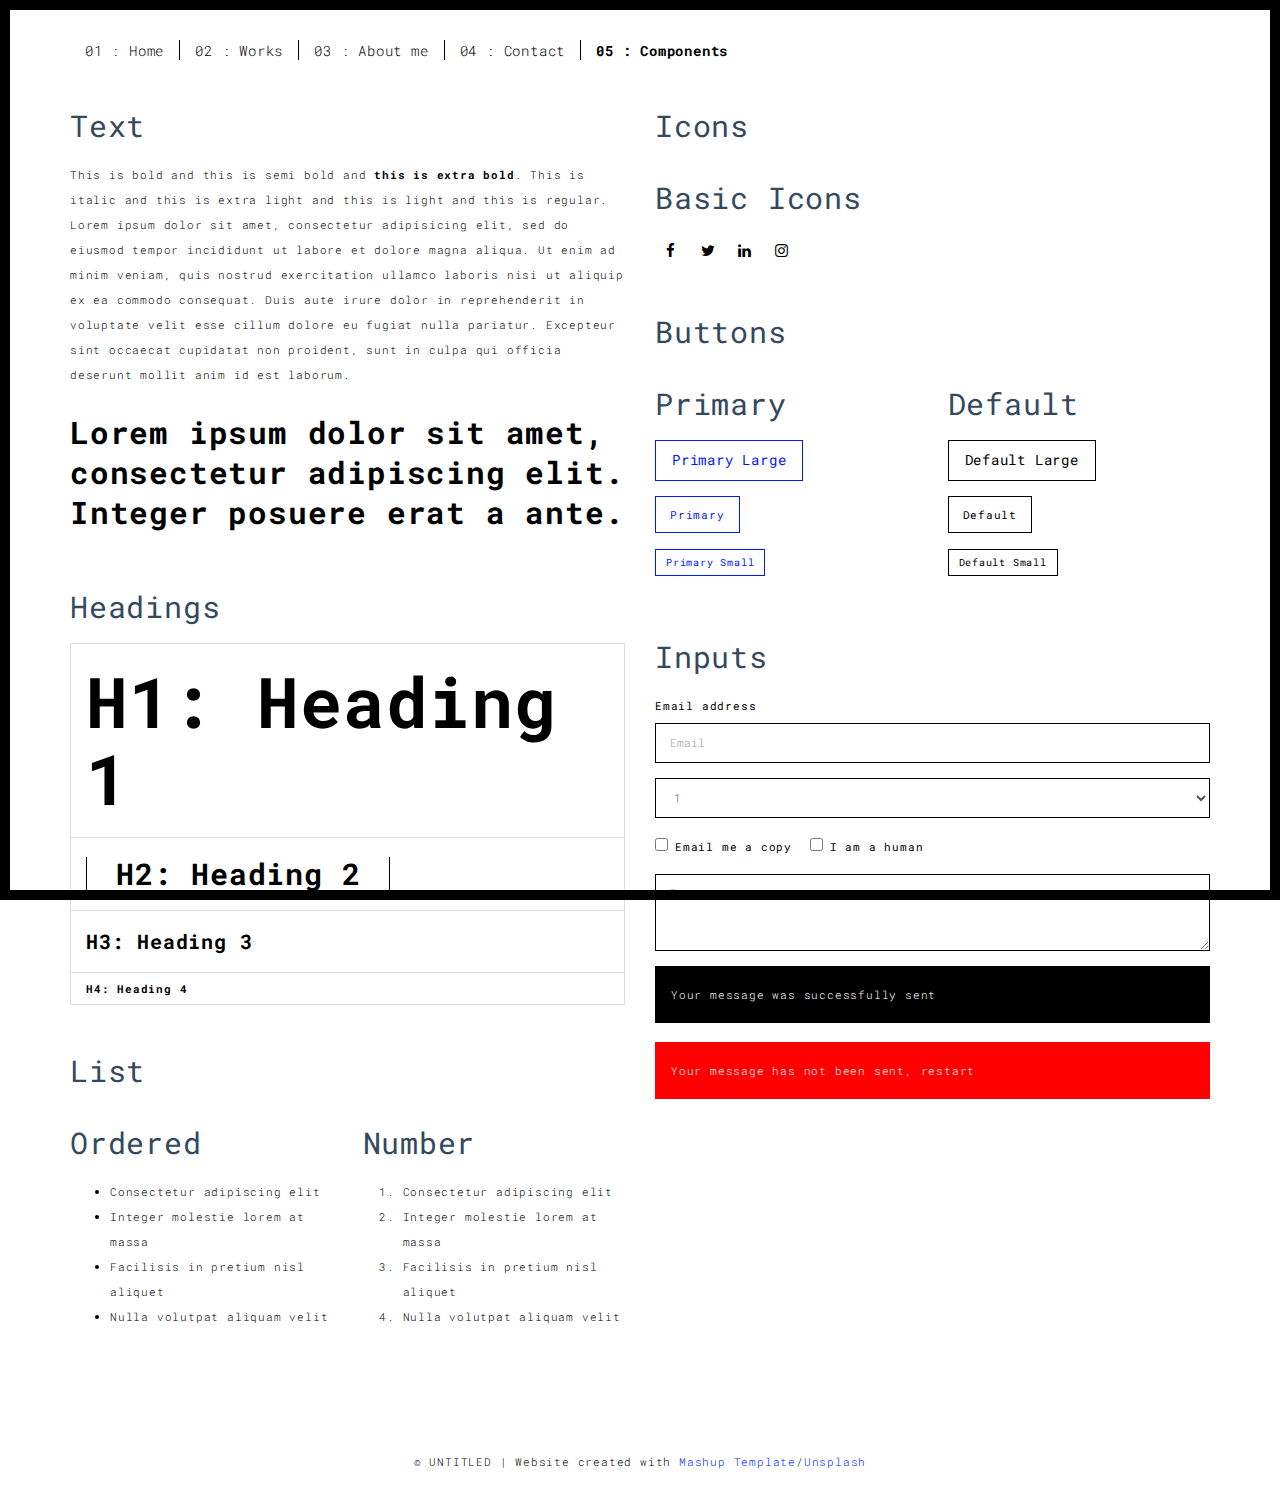
<file: components.html>
<!DOCTYPE html>
<html lang="en">

<head>
  <meta charset="UTF-8">
  <meta content="IE=edge" http-equiv="X-UA-Compatible">
  <meta content="width=device-width,initial-scale=1" name="viewport">
  <meta content="description" name="description">
  <meta name="google" content="notranslate" />
  <meta content="Mashup templates have been developped by Orson.io team" name="author">

  <!-- Disable tap highlight on IE -->
  <meta name="msapplication-tap-highlight" content="no">

  <link rel="apple-touch-icon" sizes="180x180" href="./assets/apple-icon-180x180.png">
  <link href="./assets/favicon.ico" rel="icon">

  <title>Portfolio Jorge Mayoral</title>

  <link href="./main.3f6952e4.css" rel="stylesheet">
</head>

<body class="">
  <div id="site-border-left"></div>
  <div id="site-border-right"></div>
  <div id="site-border-top"></div>
  <div id="site-border-bottom"></div>
  <!-- Add your content of header -->
  <header>
    <nav class="navbar  navbar-fixed-top navbar-default">
      <div class="container">
        <button type="button" class="navbar-toggle collapsed" data-toggle="collapse" data-target="#navbar-collapse"
          aria-expanded="false">
          <span class="sr-only">Toggle navigation</span>
          <span class="icon-bar"></span>
          <span class="icon-bar"></span>
          <span class="icon-bar"></span>
        </button>

        <div class="collapse navbar-collapse" id="navbar-collapse">
          <ul class="nav navbar-nav ">
            <li><a href="./index.html" title="">01 : Home</a></li>
            <li><a href="./works.html" title="">02 : Works</a></li>
            <li><a href="./about.html" title="">03 : About me</a></li>
            <li><a href="./contact.html" title="">04 : Contact</a></li>
            <li><a href="./components.html" title="">05 : Components</a></li>
          </ul>


        </div>
      </div>
    </nav>
  </header>

  <div class="section-container">

    <!-- Add your site or app content here -->
    <div class="container">
      <div class="row">
        <div class="col-xs-12 col-md-6">

          <div class="template-example">
            <h2 class="template-title-example">Text</h2>
            <p>This is bold and this is semi bold and <b>this is extra bold</b>. This is italic and this is extra light
              and this is light
              and this is regular. Lorem ipsum dolor sit amet, consectetur adipisicing elit, sed do eiusmod
              tempor incididunt ut labore et dolore magna aliqua. Ut enim ad minim veniam,
              quis nostrud exercitation ullamco laboris nisi ut aliquip ex ea commodo
              consequat. Duis aute irure dolor in reprehenderit in voluptate velit esse
              cillum dolore eu fugiat nulla pariatur. Excepteur sint occaecat cupidatat non
              proident, sunt in culpa qui officia deserunt mollit anim id est laborum.

            <blockquote>
              <p>Lorem ipsum dolor sit amet, consectetur adipiscing elit. Integer posuere erat a ante.</p>
            </blockquote>

            </p>
          </div>

          <div class="template-example">
            <h2 class="template-title-example">Headings</h2>

            <table class="table table-bordered">
              <tr>
                <td>
                  <h1>H1: Heading 1</h1>
                </td>
              </tr>
              <tr>
                <td>
                  <h2>H2: Heading 2</h2>
                </td>
              </tr>
              <tr>
                <td>
                  <h3>H3: Heading 3</h3>
                </td>
              </tr>
              <tr>
                <td>
                  <h4>H4: Heading 4</h4>
                </td>
              </tr>
            </table>

          </div>


          <div class="template-example">
            <h2 class="template-title-example">List</h2>
            <div class="row">
              <div class="col-md-6">
                <h3 class="template-title-example">Ordered</h3>
                <ul>
                  <li>Consectetur adipiscing elit</li>
                  <li>Integer molestie lorem at massa</li>
                  <li>Facilisis in pretium nisl aliquet</li>
                  <li>Nulla volutpat aliquam velit</li>
                </ul>
              </div>
              <div class="col-md-6">
                <h3 class="template-title-example">Number</h3>
                <ol>
                  <li>Consectetur adipiscing elit</li>
                  <li>Integer molestie lorem at massa</li>
                  <li>Facilisis in pretium nisl aliquet</li>
                  <li>Nulla volutpat aliquam velit</li>
                </ol>
              </div>
            </div>
          </div>

        </div>

        <div class="col-xs-12 col-md-6">
          <div class="template-example">
            <h2 class="template-title-example">Icons</h2>

            <div class="row">

              <div class="col-md-6">
                <h3 class="template-title-example">Basic Icons</h2>
                  <ul class="list-icons">
                    <li>
                      <span class="fa-icon">
                        <i class="fa fa-facebook"></i>
                      </span>
                    </li>
                    <li>
                      <span class="fa-icon">
                        <i class="fa fa-twitter"></i>
                      </span>
                    </li>
                    <li>
                      <span class="fa-icon">
                        <i class="fa fa-linkedin"></i>
                      </span>
                    </li>
                    <li>
                      <span class="fa-icon">
                        <i class="fa fa-instagram"></i>
                      </span>
                    </li>
                  </ul>
              </div>

            </div>





          </div>

          <div class="template-example">
            <h2 class="template-title-example">Buttons</h2>
            <div class="row">
              <div class="col-md-6">
                <h3 class="template-title-example">Primary</h2>
                  <div class="row">
                    <div class="col-md-6">
                      <p><a href="" class="btn btn-primary btn-lg">Primary Large</a></p>
                      <p><a href="" class="btn btn-primary">Primary </a></p>
                      <p><a href="" class="btn btn-primary btn-sm">Primary Small</a></p>
                    </div>
                  </div>


              </div>

              <div class="col-md-6">
                <h3 class="template-title-example">Default</h2>
                  <div class="row">
                    <div class="col-md-6">
                      <p><a href="" class="btn btn-default btn-lg">Default Large</a></p>
                      <p><a href="" class="btn btn-default">Default </a></p>
                      <p><a href="" class="btn btn-default btn-sm">Default Small</a></p>
                    </div>
                  </div>

              </div>
            </div>
          </div>

          <div class="template-example">
            <h2 class="template-title-example">Inputs</h2>

            <div class="form-group">
              <label for="exampleInputEmail1">Email address</label>
              <input type="email" class="form-control" id="exampleInputEmail1" placeholder="Email">
            </div>

            <div class="form-group">
              <select class="form-control">
                <option>1</option>
                <option>2</option>
                <option>3</option>
                <option>4</option>
                <option>5</option>
              </select>
            </div>

            <div class="form-group">
              <label class="checkbox-inline">
                <input type="checkbox" id="inlineCheckbox1" value="option1"> Email me a copy
              </label>
              <label class="checkbox-inline">
                <input type="checkbox" id="inlineCheckbox2" value="option2"> I am a human
              </label>
            </div>

            <div class="form-group">
              <textarea class="form-control" rows="3" placeholder="Enter your message"></textarea>
            </div>

            <div class="alert alert-success" role="alert">Your message was successfully sent</div>
            <div class="alert alert-danger" role="alert">Your message has not been sent, restart</div>
          </div>




        </div>
      </div>
    </div>
  </div>

  <footer class="footer-container text-center">
    <div class="container">
      <div class="row">
        <div class="col-xs-12">
          <p>© UNTITLED | Website created with <a href="http://www.mashup-template.com/"
              title="Create website with free html template">Mashup Template</a>/<a href="https://www.unsplash.com/"
              title="Beautiful Free Images">Unsplash</a></p>
        </div>
      </div>
    </div>
  </footer>

  <script>
    document.addEventListener("DOMContentLoaded", function (event) {
      navActivePage();
    });
  </script>

  <!-- Google Analytics: change UA-XXXXX-X to be your site's ID 

<script>
  (function (i, s, o, g, r, a, m) {
    i['GoogleAnalyticsObject'] = r; i[r] = i[r] || function () {
      (i[r].q = i[r].q || []).push(arguments)
    }, i[r].l = 1 * new Date(); a = s.createElement(o),
      m = s.getElementsByTagName(o)[0]; a.async = 1; a.src = g; m.parentNode.insertBefore(a, m)
  })(window, document, 'script', '//www.google-analytics.com/analytics.js', 'ga');
  ga('create', 'UA-XXXXX-X', 'auto');
  ga('send', 'pageview');
</script>

-->
  <script type="text/javascript" src="./main.70a66962.js"></script>
</body>

</html>
</file>
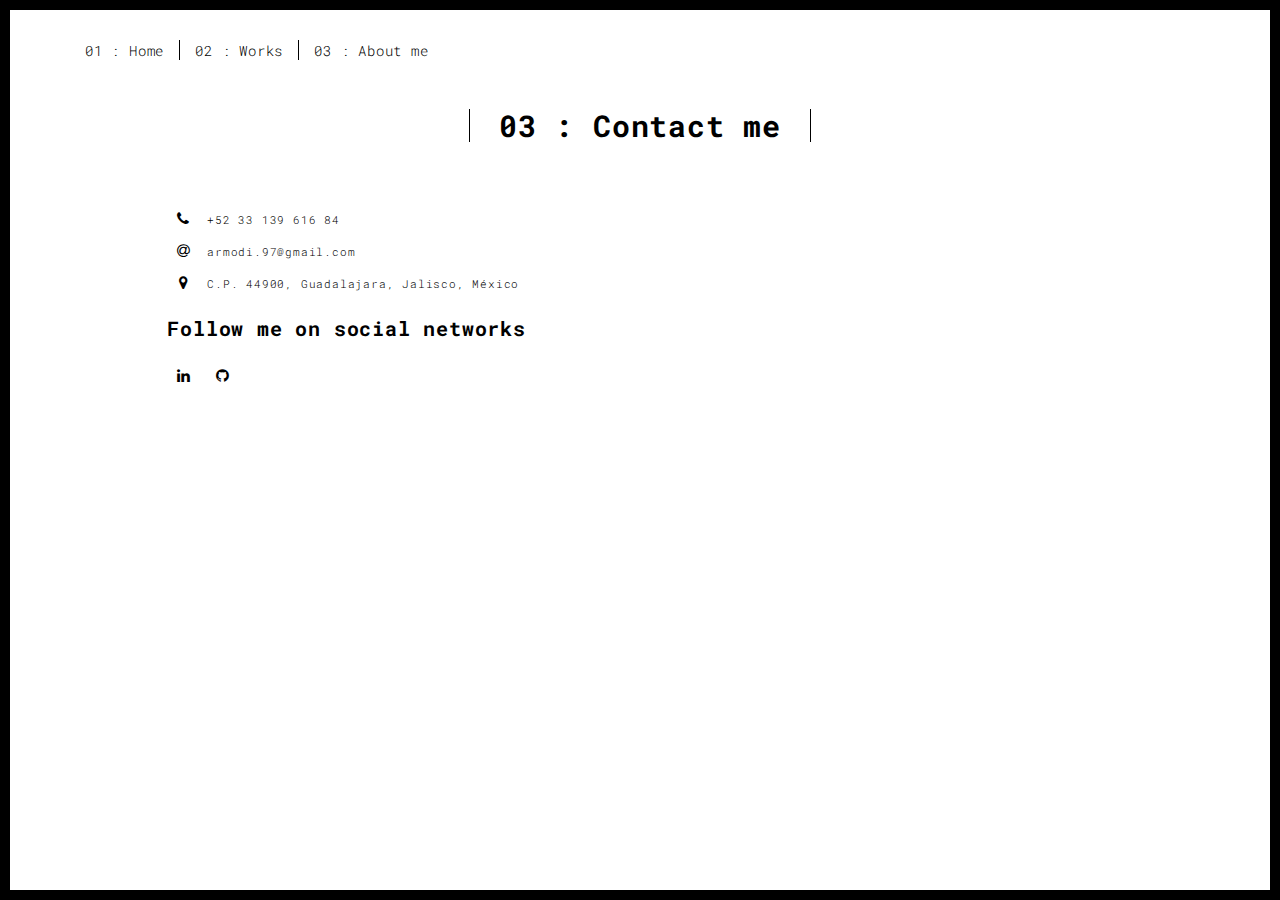
<file: contact.html>
<!DOCTYPE html>
<html lang="en">

<head>
  <meta charset="UTF-8">
  <meta content="IE=edge" http-equiv="X-UA-Compatible">
  <meta content="width=device-width,initial-scale=1" name="viewport">
  <meta content="description" name="description">
  <meta name="google" content="notranslate" />
  <meta content="Mashup templates have been developped by Orson.io team" name="author">

  <!-- Disable tap highlight on IE -->
  <meta name="msapplication-tap-highlight" content="no">

  <link rel="apple-touch-icon" sizes="180x180" href="./assets/apple-icon-180x180.png">
  <link href="./assets/favicon.ico" rel="icon">

  <title>Portfolio Jorge Mayoral</title>

  <link href="./main.3f6952e4.css" rel="stylesheet">
</head>

<body class="">
  <div id="site-border-left"></div>
  <div id="site-border-right"></div>
  <div id="site-border-top"></div>
  <div id="site-border-bottom"></div>
  <!-- Add your content of header -->
  <header>
    <nav class="navbar  navbar-fixed-top navbar-default">
      <div class="container">
        <button type="button" class="navbar-toggle collapsed" data-toggle="collapse" data-target="#navbar-collapse"
          aria-expanded="false">
          <span class="sr-only">Toggle navigation</span>
          <span class="icon-bar"></span>
          <span class="icon-bar"></span>
          <span class="icon-bar"></span>
        </button>

        <div class="collapse navbar-collapse" id="navbar-collapse">
          <ul class="nav navbar-nav ">
            <li><a href="./index.html" title="">01 : Home</a></li>
            <li><a href="./works.html" title="">02 : Works</a></li>
            <li><a href="./about.html" title="">03 : About me</a></li>

          </ul>


        </div>
      </div>
    </nav>
  </header>

  <div class="section-container">
    <div class="container">
      <div class="row">
        <div class="col-xs-12">
          <div class="section-container-spacer text-center">
            <h1 class="h2">03 : Contact me</h1>
          </div>

          <div class="row">
            <div class="col-md-10 col-md-offset-1">
              <form action="" class="reveal-content">
                <div class="row">

                  <div class="col-md-5 address-container">
                    <ul class="list-unstyled">
                      <li>
                        <span class="fa-icon">
                          <i class="fa fa-phone" aria-hidden="true"></i>
                        </span>
                        +52 33 139 616 84
                      </li>
                      <li>
                        <span class="fa-icon">
                          <i class="fa fa-at" aria-hidden="true"></i>
                        </span>
                        armodi.97@gmail.com
                      </li>
                      <li>
                        <span class="fa-icon">
                          <i class="fa fa fa-map-marker" aria-hidden="true"></i>
                        </span>
                        C.P. 44900, Guadalajara, Jalisco, México
                      </li>
                    </ul>
                    <h3>Follow me on social networks</h3>
                    </a>
                    <a href="http://www.linkedin.com" title="" class="fa-icon">
                      <i class="fa fa-linkedin"></i>
                    </a>
                    <a href="https://github.com/tu-usuario-de-github" title="GitHub" class="fa-icon">
                      <i class="fa fa-github"></i>
                    </a>
                  </div>
                </div>
              </form>
            </div>

          </div>

        </div>
      </div>
    </div>
  </div>


  <footer class="footer-container text-center">
    <div class="container">
      <div class="row">
        <div class="col-xs-12">
        </div>
      </div>
    </div>
  </footer>

  <script>
    document.addEventListener("DOMContentLoaded", function (event) {
      navActivePage();
    });
  </script>

  <!-- Google Analytics: change UA-XXXXX-X to be your site's ID 

<script>
  (function (i, s, o, g, r, a, m) {
    i['GoogleAnalyticsObject'] = r; i[r] = i[r] || function () {
      (i[r].q = i[r].q || []).push(arguments)
    }, i[r].l = 1 * new Date(); a = s.createElement(o),
      m = s.getElementsByTagName(o)[0]; a.async = 1; a.src = g; m.parentNode.insertBefore(a, m)
  })(window, document, 'script', '//www.google-analytics.com/analytics.js', 'ga');
  ga('create', 'UA-XXXXX-X', 'auto');
  ga('send', 'pageview');
</script>

-->
  <script type="text/javascript" src="./main.70a66962.js"></script>
</body>

</html>
</file>
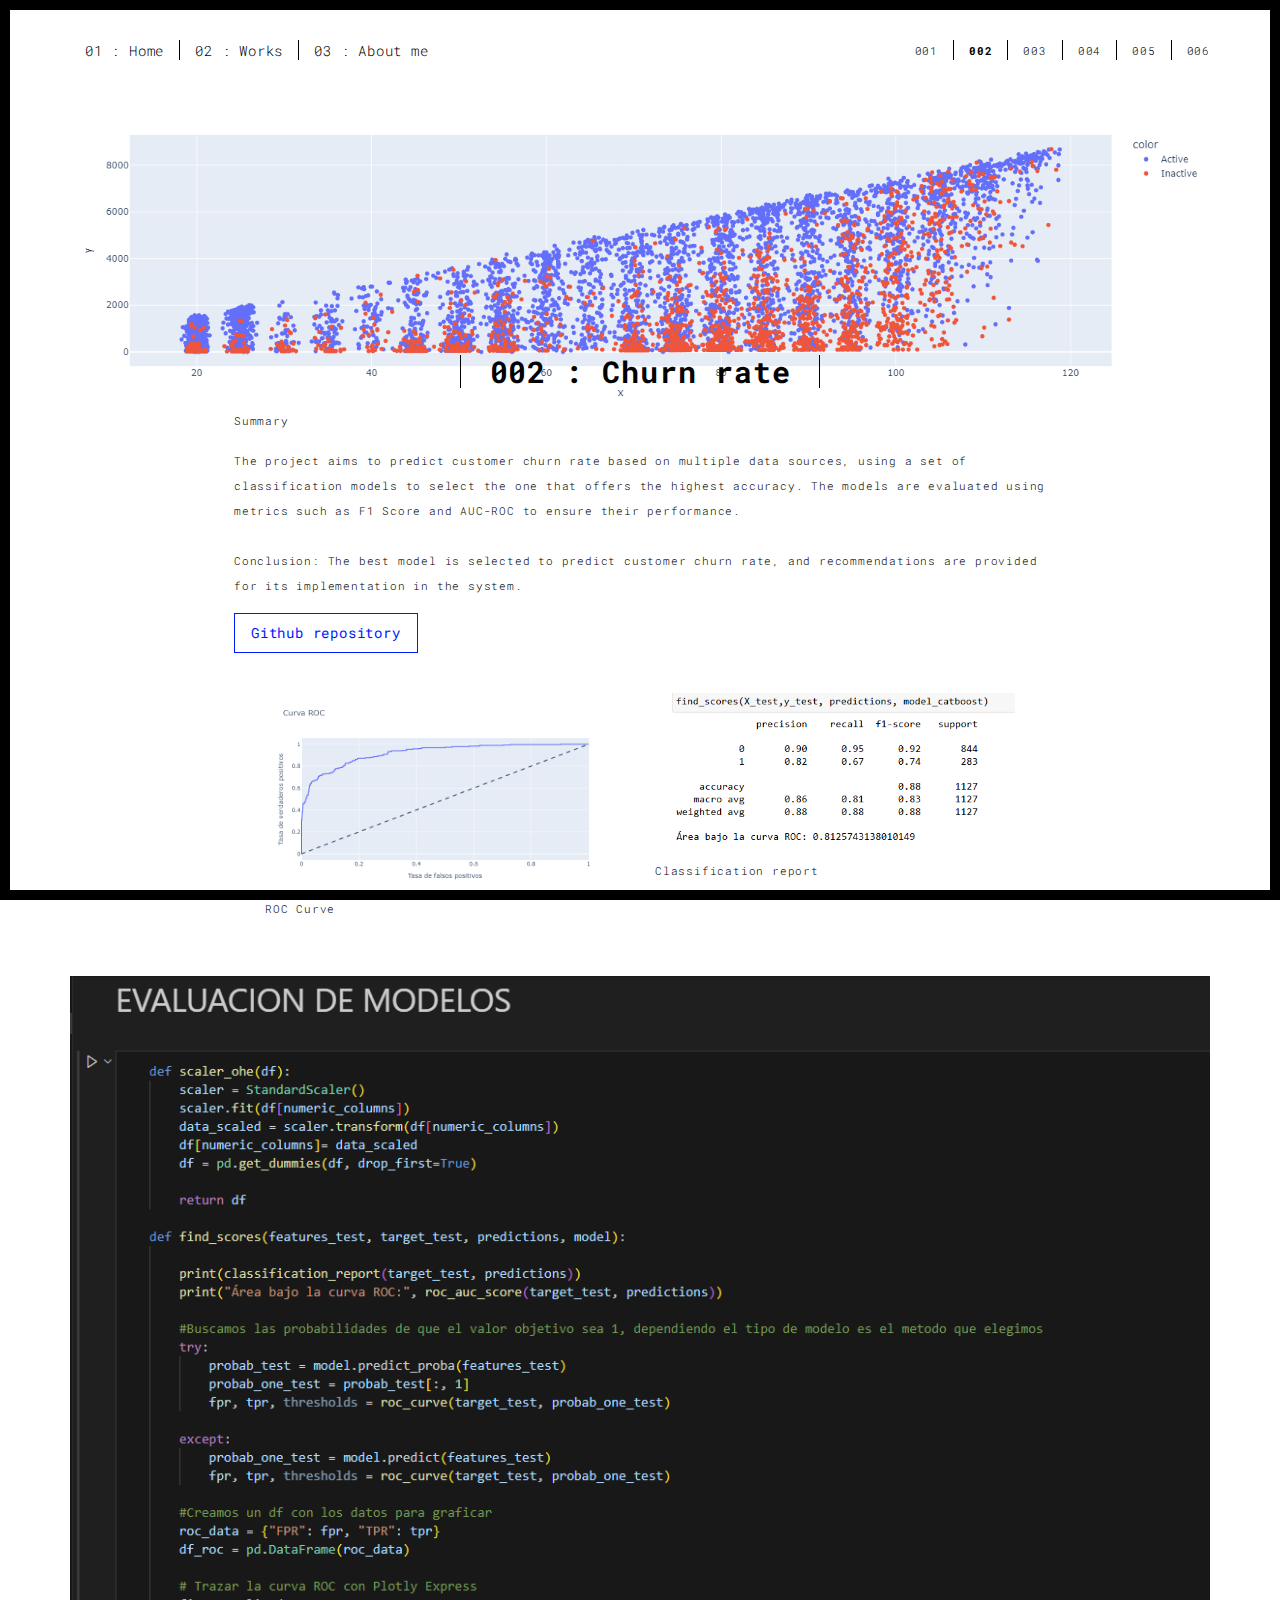
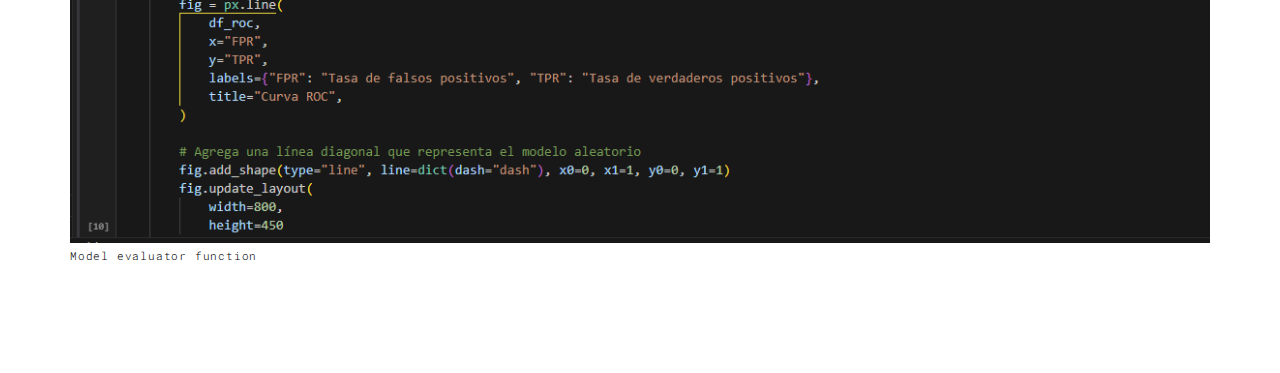
<file: final-churn-rate.html>
<!DOCTYPE html>
<html lang="en">

<head>
  <meta charset="UTF-8">
  <meta content="IE=edge" http-equiv="X-UA-Compatible">
  <meta content="width=device-width,initial-scale=1" name="viewport">
  <meta content="description" name="description">
  <meta name="google" content="notranslate" />
  <meta content="Mashup templates have been developped by Orson.io team" name="author">

  <!-- Disable tap highlight on IE -->
  <meta name="msapplication-tap-highlight" content="no">

  <link rel="apple-touch-icon" sizes="180x180" href="./assets/apple-icon-180x180.png">
  <link href="./assets/favicon.ico" rel="icon">

  <title>Portfolio Jorge Mayoral</title>

  <link href="./main.3f6952e4.css" rel="stylesheet">
</head>

<body class="">
  <div id="site-border-left"></div>
  <div id="site-border-right"></div>
  <div id="site-border-top"></div>
  <div id="site-border-bottom"></div>
  <!-- Add your content of header -->
  <header>
    <nav class="navbar  navbar-fixed-top navbar-default">
      <div class="container">
        <button type="button" class="navbar-toggle collapsed" data-toggle="collapse" data-target="#navbar-collapse"
          aria-expanded="false">
          <span class="sr-only">Toggle navigation</span>
          <span class="icon-bar"></span>
          <span class="icon-bar"></span>
          <span class="icon-bar"></span>
        </button>

        <div class="collapse navbar-collapse" id="navbar-collapse">
          <ul class="nav navbar-nav ">
            <li><a href="./index.html" title="">01 : Home</a></li>
            <li><a href="./works.html" title="">02 : Works</a></li>
            <li><a href="./about.html" title="">03 : About me</a></li>
          </ul>

          <ul class="nav navbar-nav navbar-right navbar-small visible-md visible-lg">
            <li><a href="./gold-recovery.html" title="">001</a></li>
            <li><a href="./final-churn-rate.html" title="" class="active">002</a></li>
            <li><a href="./time-series.html" title="">003</a></li>
            <li><a href="./linear-algebra.html" title="">004</a></li>
            <li><a href="./hypothesis-test.html" title="">005</a></li>
            <li><a href="./natural-languaje-processing.html" title="">006</a></li>
          </ul>


        </div>
      </div>
    </nav>
  </header>
  <div class="section-container">
    <div class="container">
      <div class="row">
        <div class="col-xs-12">
          <img src="./assets/images/ml-churn-rate-eda.png" class="img-responsive" alt="">
          <div class="card-container">
            <div class="text-center">
              <h1 class="h2">002 : Churn rate </h1>
            </div>
            <p>Summary</p>

            <p>The project aims to predict customer churn rate based on multiple data sources, using a set of
              classification models to select the one that offers the highest accuracy. The models are evaluated using
              metrics such as F1 Score and AUC-ROC to ensure their performance.



              <br>
              <br>
              Conclusion: The best model is selected to predict customer churn rate, and recommendations are
              provided for its implementation in the system.





            </p>
            <a href="https://github.com/armodi97/ML_churn_rate_17" class="btn btn-primary btn-lg" target="_blank">Github
              repository</a>
          </div>


        </div>




        <div class="col-md-8 col-md-offset-2 section-container-spacer">
          <div class="row">
            <div class="col-xs-12 col-md-6">
              <img src="./assets/images/ml-churn-rate-catboost.png" class="img-responsive" alt="">
              <p>ROC Curve </p>
            </div>
            <div class="col-xs-12 col-md-6">
              <img src="./assets/images/ml-churn-rate-model-board.png" class="img-responsive" alt="">
              <p>Classification report</p>
            </div>
          </div>
        </div>

        <div class="col-xs-12">
          <img src="./assets/images/ml-churn-rate-model-eval-functions.png" class="img-responsive" alt="">
          <p>Model evaluator function</p>
        </div>
      </div>
    </div>
  </div>


  <footer class="footer-container text-center">
    <div class="container">

    </div>
    </div>
  </footer>

  <script>
    document.addEventListener("DOMContentLoaded", function (event) {
      navActivePage();
    });
  </script>

  <!-- Google Analytics: change UA-XXXXX-X to be your site's ID 

<script>
  (function (i, s, o, g, r, a, m) {
    i['GoogleAnalyticsObject'] = r; i[r] = i[r] || function () {
      (i[r].q = i[r].q || []).push(arguments)
    }, i[r].l = 1 * new Date(); a = s.createElement(o),
      m = s.getElementsByTagName(o)[0]; a.async = 1; a.src = g; m.parentNode.insertBefore(a, m)
  })(window, document, 'script', '//www.google-analytics.com/analytics.js', 'ga');
  ga('create', 'UA-XXXXX-X', 'auto');
  ga('send', 'pageview');
</script>

-->
  <script type="text/javascript" src="./main.70a66962.js"></script>
</body>

</html>
</file>
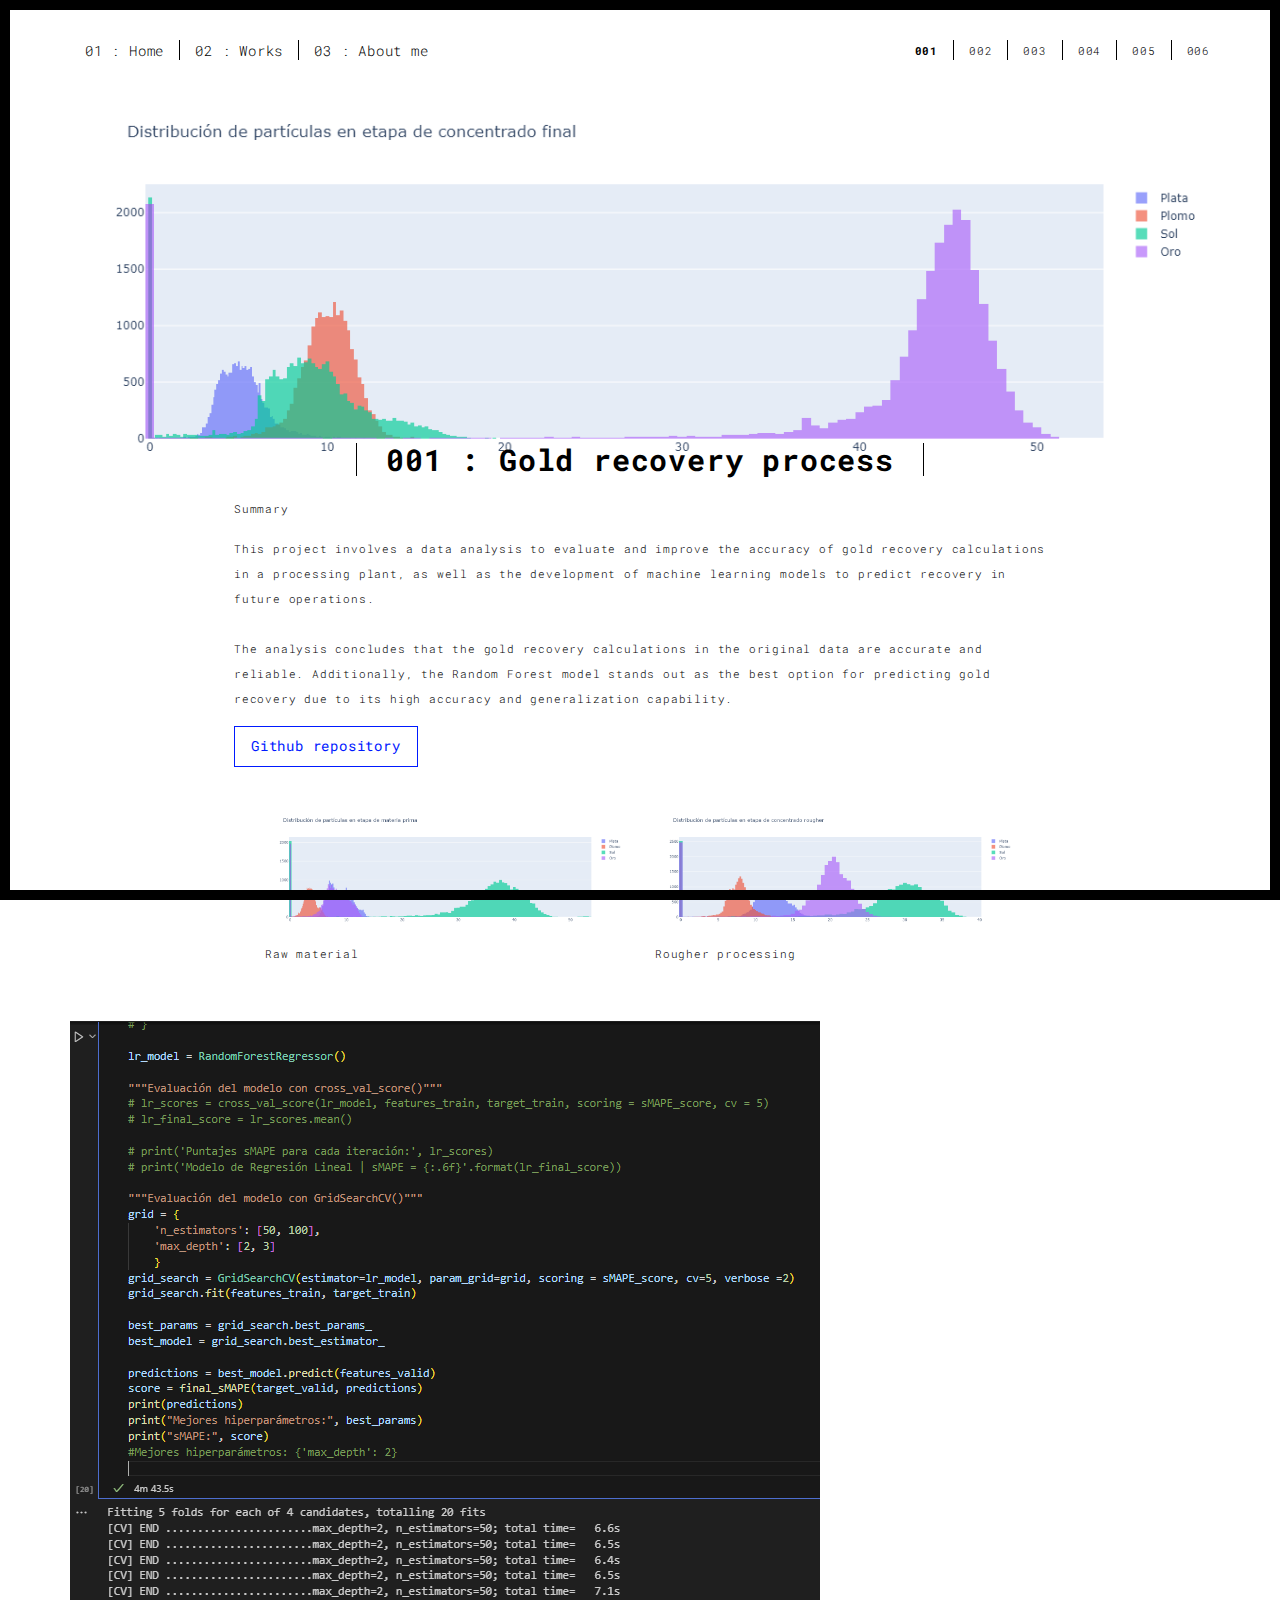
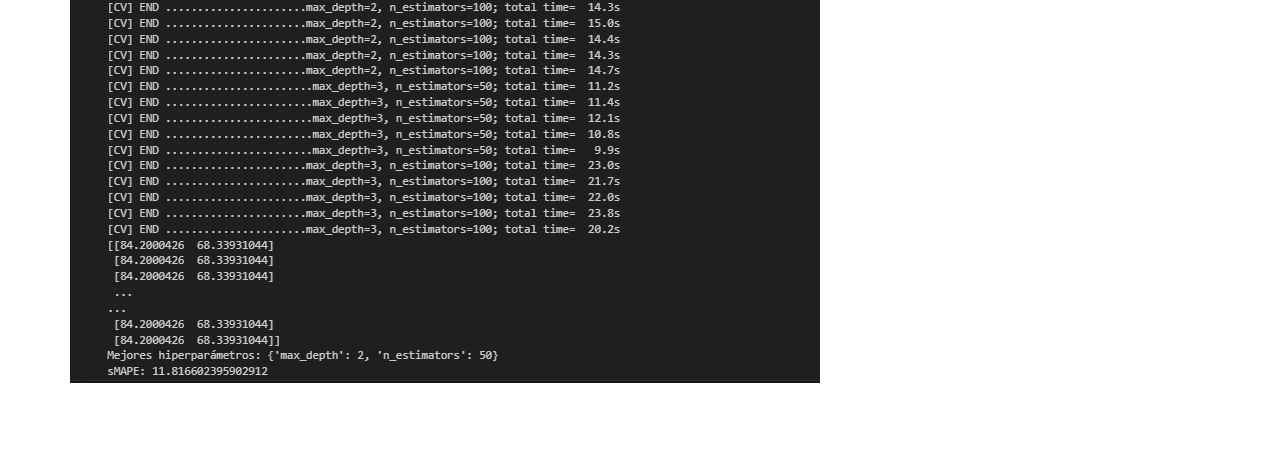
<file: gold-recovery.html>
<!DOCTYPE html>
<html lang="en">

<head>
  <meta charset="UTF-8">
  <meta content="IE=edge" http-equiv="X-UA-Compatible">
  <meta content="width=device-width,initial-scale=1" name="viewport">
  <meta content="description" name="description">
  <meta name="google" content="notranslate" />
  <meta content="Mashup templates have been developped by Orson.io team" name="author">

  <!-- Disable tap highlight on IE -->
  <meta name="msapplication-tap-highlight" content="no">

  <link rel="apple-touch-icon" sizes="180x180" href="./assets/apple-icon-180x180.png">
  <link href="./assets/favicon.ico" rel="icon">

  <title>Portfolio Jorge Mayoral</title>

  <link href="./main.3f6952e4.css" rel="stylesheet">
</head>

<body class="">
  <div id="site-border-left"></div>
  <div id="site-border-right"></div>
  <div id="site-border-top"></div>
  <div id="site-border-bottom"></div>
  <!-- Add your content of header -->
  <header>
    <nav class="navbar  navbar-fixed-top navbar-default">
      <div class="container">
        <button type="button" class="navbar-toggle collapsed" data-toggle="collapse" data-target="#navbar-collapse"
          aria-expanded="false">
          <span class="sr-only">Toggle navigation</span>
          <span class="icon-bar"></span>
          <span class="icon-bar"></span>
          <span class="icon-bar"></span>
        </button>

        <div class="collapse navbar-collapse" id="navbar-collapse">
          <ul class="nav navbar-nav ">
            <li><a href="./index.html" title="">01 : Home</a></li>
            <li><a href="./works.html" title="">02 : Works</a></li>
            <li><a href="./about.html" title="">03 : About me</a></li>

          </ul>


          <ul class="nav navbar-nav navbar-right navbar-small visible-md visible-lg">
            <li><a href="./gold-recovery.html" title="" class="active">001</a></li>
            <li><a href="./final-churn-rate.html" title="">002</a></li>
            <li><a href="./time-series.html" title="">003</a></li>
            <li><a href="./linear-algebra.html" title="">004</a></li>
            <li><a href="./hypothesis-test.html" title="">005</a></li>
            <li><a href="./natural-languaje-processing.html" title="">006</a></li>
          </ul>


        </div>
      </div>
    </nav>
  </header>
  <div class="section-container">
    <div class="container">
      <div class="row">
        <div class="col-xs-12">
          <img src="./assets/images/gold-recovery-last-step.png" class="img-responsive" alt="">
          <div class="card-container">
            <div class="text-center">
              <h1 class="h2">001 : Gold recovery process</h1>
            </div>
            <p>Summary</p>

            <p>This project involves a data analysis to evaluate and improve the accuracy of gold recovery calculations
              in a processing plant, as well as the development of machine learning models to predict recovery in future
              operations.

              <br>
              <br>
              The analysis concludes that the gold recovery calculations in the original data are accurate and reliable.
              Additionally, the Random Forest model stands out as the best option for predicting gold recovery due to
              its high accuracy and generalization capability.





            </p>
            <a href="https://github.com/armodi97/ML_gold_recovery_10" class="btn btn-primary btn-lg"
              target="_blank">Github
              repository</a>
          </div>


        </div>




        <div class="col-md-8 col-md-offset-2 section-container-spacer">
          <div class="row">
            <div class="col-xs-12 col-md-6">
              <img src="./assets/images/gold-recovery-raw-material.png" class="img-responsive" alt="">
              <p>Raw material</p>
            </div>
            <div class="col-xs-12 col-md-6">
              <img src="./assets/images/gold-recovery-rougher.png" class="img-responsive" alt="">
              <p>Rougher processing</p>
            </div>
          </div>
        </div>

        <div class="col-xs-12">
          <img src="./assets/images/gold-recovery-code.png" class="img-responsive" alt="">
        </div>
      </div>
    </div>
  </div>


  <footer class="footer-container text-center">
    <div class="container">

    </div>
    </div>
  </footer>

  <script>
    document.addEventListener("DOMContentLoaded", function (event) {
      navActivePage();
    });
  </script>

  <!-- Google Analytics: change UA-XXXXX-X to be your site's ID 

<script>
  (function (i, s, o, g, r, a, m) {
    i['GoogleAnalyticsObject'] = r; i[r] = i[r] || function () {
      (i[r].q = i[r].q || []).push(arguments)
    }, i[r].l = 1 * new Date(); a = s.createElement(o),
      m = s.getElementsByTagName(o)[0]; a.async = 1; a.src = g; m.parentNode.insertBefore(a, m)
  })(window, document, 'script', '//www.google-analytics.com/analytics.js', 'ga');
  ga('create', 'UA-XXXXX-X', 'auto');
  ga('send', 'pageview');
</script>

-->
  <script type="text/javascript" src="./main.70a66962.js"></script>
</body>

</html>
</file>
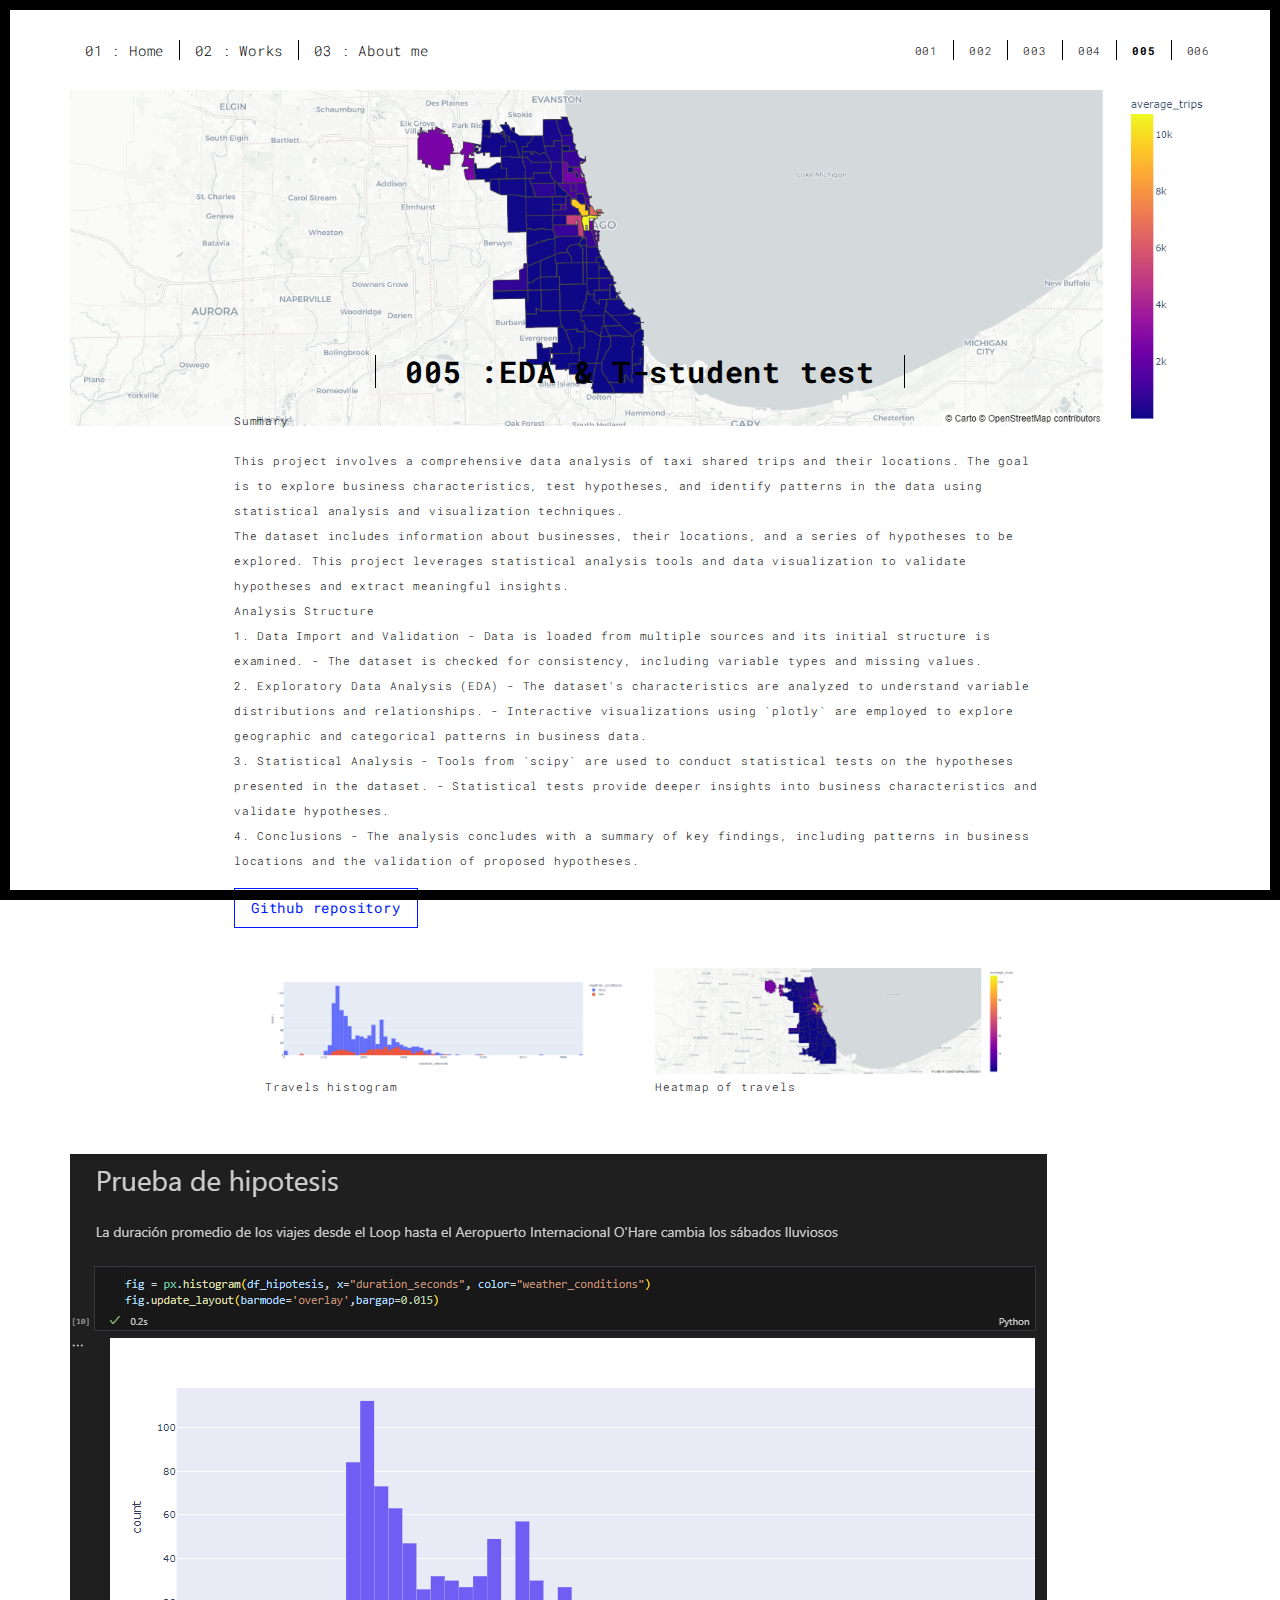
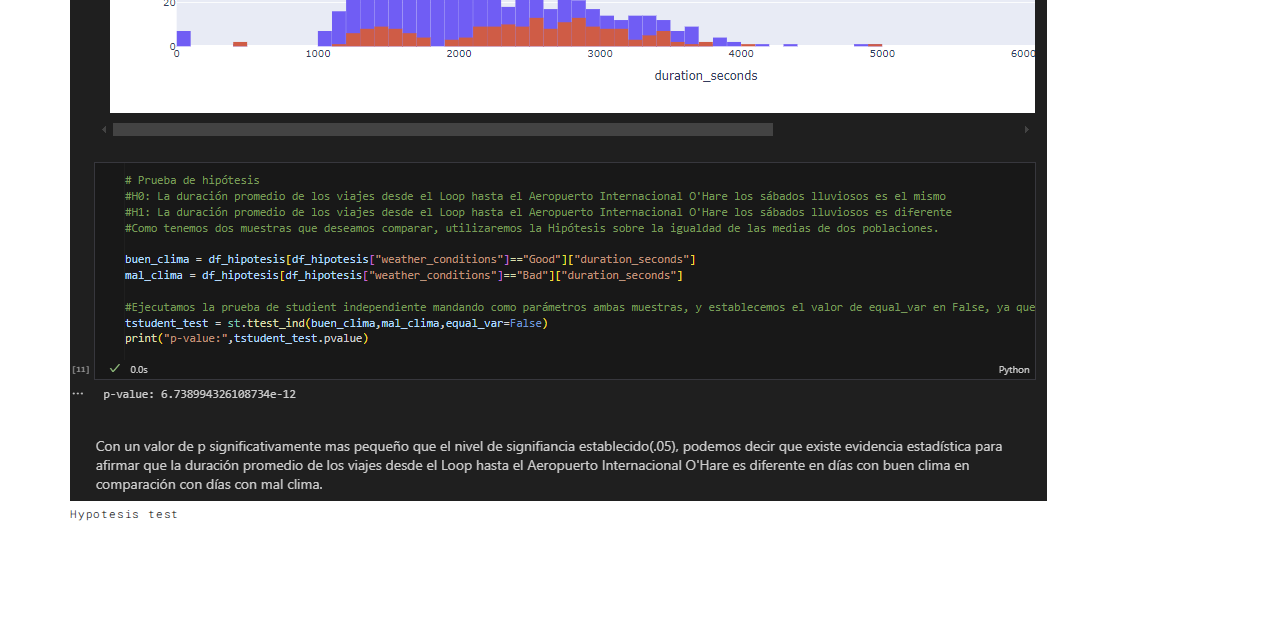
<file: hypothesis-test.html>
<!DOCTYPE html>
<html lang="en">

<head>
  <meta charset="UTF-8">
  <meta content="IE=edge" http-equiv="X-UA-Compatible">
  <meta content="width=device-width,initial-scale=1" name="viewport">
  <meta content="description" name="description">
  <meta name="google" content="notranslate" />
  <meta content="Mashup templates have been developped by Orson.io team" name="author">

  <!-- Disable tap highlight on IE -->
  <meta name="msapplication-tap-highlight" content="no">

  <link rel="apple-touch-icon" sizes="180x180" href="./assets/apple-icon-180x180.png">
  <link href="./assets/favicon.ico" rel="icon">

  <title>Portfolio Jorge Mayoral</title>

  <link href="./main.3f6952e4.css" rel="stylesheet">
</head>

<body class="">
  <div id="site-border-left"></div>
  <div id="site-border-right"></div>
  <div id="site-border-top"></div>
  <div id="site-border-bottom"></div>
  <!-- Add your content of header -->
  <header>
    <nav class="navbar  navbar-fixed-top navbar-default">
      <div class="container">
        <button type="button" class="navbar-toggle collapsed" data-toggle="collapse" data-target="#navbar-collapse"
          aria-expanded="false">
          <span class="sr-only">Toggle navigation</span>
          <span class="icon-bar"></span>
          <span class="icon-bar"></span>
          <span class="icon-bar"></span>
        </button>

        <div class="collapse navbar-collapse" id="navbar-collapse">
          <ul class="nav navbar-nav ">
            <li><a href="./index.html" title="">01 : Home</a></li>
            <li><a href="./works.html" title="">02 : Works</a></li>
            <li><a href="./about.html" title="">03 : About me</a></li>

          </ul>

          <ul class="nav navbar-nav navbar-right navbar-small visible-md visible-lg">
            <li><a href="./gold-recovery.html" title="">001</a></li>
            <li><a href="./final-churn-rate.html" title="">002</a></li>
            <li><a href="./time-series.html" title="">003</a></li>
            <li><a href="./linear-algebra.html" title="">004</a></li>
            <li><a href="./hypothesis-test.html" title="" class="active">005</a></li>
            <li><a href="./natural-languaje-processing.html" title="">006</a></li>
          </ul>


        </div>
      </div>
    </nav>
  </header>
  <div class="section-container">
    <div class="container">
      <div class="row">
        <div class="col-xs-12">
          <img src="./assets/images/ab-test-chicago.png" class="img-responsive" alt="">
          <div class="card-container">
            <div class="text-center">
              <h1 class="h2">005 :EDA & T-student test </h1>
            </div>
            <p>Summary</p>

            <p>
              This project involves a comprehensive data analysis of taxi shared trips and their locations. The goal is
              to explore business characteristics, test hypotheses, and identify patterns in the data using statistical
              analysis and visualization techniques.
              <br>
              The dataset includes information about businesses, their locations, and a series of hypotheses to be
              explored. This project leverages statistical analysis tools and data visualization to validate hypotheses
              and extract meaningful insights.
              <br>
              Analysis Structure
              <br>
              1. Data Import and Validation
              - Data is loaded from multiple sources and its initial structure is examined.
              - The dataset is checked for consistency, including variable types and missing values.
              <br>
              2. Exploratory Data Analysis (EDA)
              - The dataset's characteristics are analyzed to understand variable distributions and relationships.
              - Interactive visualizations using `plotly` are employed to explore geographic and categorical patterns in
              business data.
              <br>
              3. Statistical Analysis
              - Tools from `scipy` are used to conduct statistical tests on the hypotheses presented in the dataset.
              - Statistical tests provide deeper insights into business characteristics and validate hypotheses.
              <br>
              4. Conclusions
              - The analysis concludes with a summary of key findings, including patterns in business locations and the
              validation of proposed hypotheses.
            </p>
            <a href="https://github.com/armodi97/T_student_7" class="btn btn-primary btn-lg" target="_blank">Github
              repository</a>
          </div>


        </div>




        <div class="col-md-8 col-md-offset-2 section-container-spacer">
          <div class="row">
            <div class="col-xs-12 col-md-6">
              <img src="./assets/images/ab-test-histogram.png" class="img-responsive" alt="">
              <p>Travels histogram </p>
            </div>
            <div class="col-xs-12 col-md-6">
              <img src="./assets/images/ab-test-chicago.png" class="img-responsive" alt="">
              <p>Heatmap of travels</p>
            </div>
          </div>
        </div>

        <div class="col-xs-12">
          <img src="./assets/images/ab-test-abtest.png" class="img-responsive" alt="">
          <p>Hypotesis test</p>
        </div>
      </div>
    </div>
  </div>


  <footer class="footer-container text-center">
    <div class="container">

    </div>
    </div>
  </footer>

  <script>
    document.addEventListener("DOMContentLoaded", function (event) {
      navActivePage();
    });
  </script>

  <!-- Google Analytics: change UA-XXXXX-X to be your site's ID 

<script>
  (function (i, s, o, g, r, a, m) {
    i['GoogleAnalyticsObject'] = r; i[r] = i[r] || function () {
      (i[r].q = i[r].q || []).push(arguments)
    }, i[r].l = 1 * new Date(); a = s.createElement(o),
      m = s.getElementsByTagName(o)[0]; a.async = 1; a.src = g; m.parentNode.insertBefore(a, m)
  })(window, document, 'script', '//www.google-analytics.com/analytics.js', 'ga');
  ga('create', 'UA-XXXXX-X', 'auto');
  ga('send', 'pageview');
</script>

-->
  <script type="text/javascript" src="./main.70a66962.js"></script>
</body>

</html>
</file>
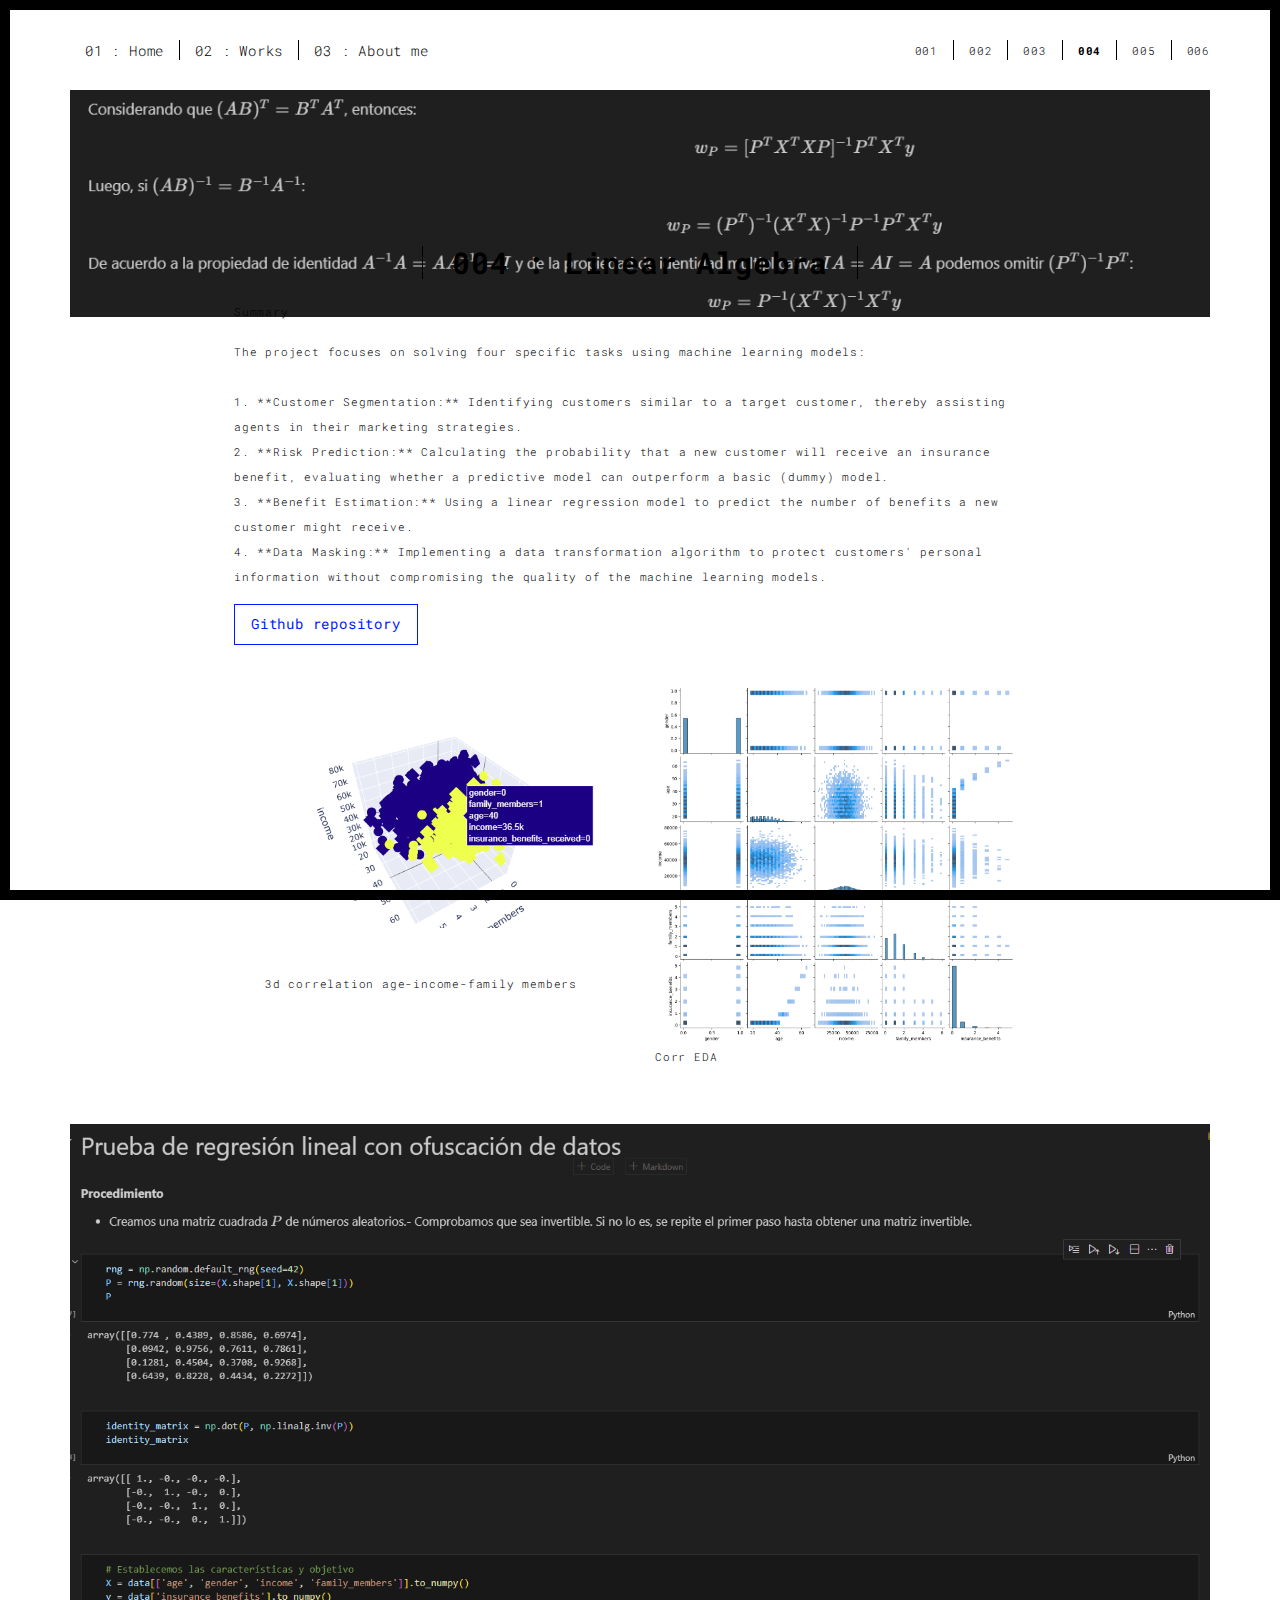
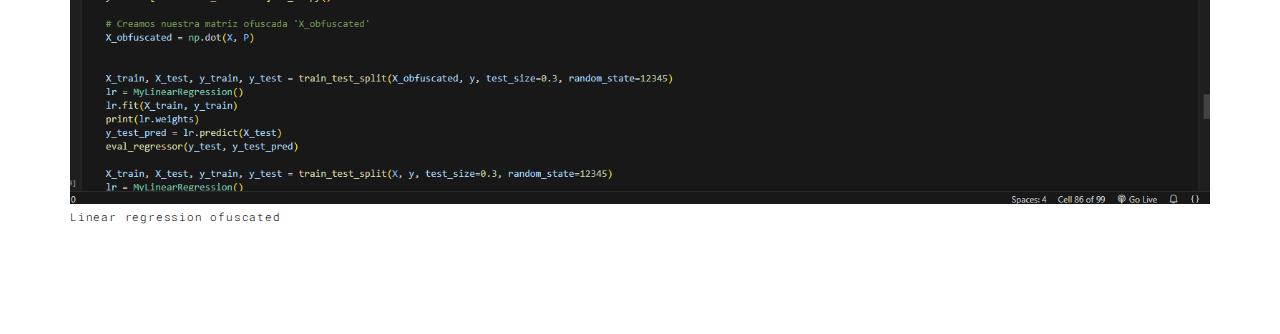
<file: linear-algebra.html>
<!DOCTYPE html>
<html lang="en">

<head>
  <meta charset="UTF-8">
  <meta content="IE=edge" http-equiv="X-UA-Compatible">
  <meta content="width=device-width,initial-scale=1" name="viewport">
  <meta content="description" name="description">
  <meta name="google" content="notranslate" />
  <meta content="Mashup templates have been developped by Orson.io team" name="author">

  <!-- Disable tap highlight on IE -->
  <meta name="msapplication-tap-highlight" content="no">

  <link rel="apple-touch-icon" sizes="180x180" href="./assets/apple-icon-180x180.png">
  <link href="./assets/favicon.ico" rel="icon">

  <title>Portfolio Jorge Mayoral</title>

  <link href="./main.3f6952e4.css" rel="stylesheet">
</head>

<body class="">
  <div id="site-border-left"></div>
  <div id="site-border-right"></div>
  <div id="site-border-top"></div>
  <div id="site-border-bottom"></div>
  <!-- Add your content of header -->
  <header>
    <nav class="navbar  navbar-fixed-top navbar-default">
      <div class="container">
        <button type="button" class="navbar-toggle collapsed" data-toggle="collapse" data-target="#navbar-collapse"
          aria-expanded="false">
          <span class="sr-only">Toggle navigation</span>
          <span class="icon-bar"></span>
          <span class="icon-bar"></span>
          <span class="icon-bar"></span>
        </button>

        <div class="collapse navbar-collapse" id="navbar-collapse">
          <ul class="nav navbar-nav ">
            <li><a href="./index.html" title="">01 : Home</a></li>
            <li><a href="./works.html" title="">02 : Works</a></li>
            <li><a href="./about.html" title="">03 : About me</a></li>

          </ul>

          <ul class="nav navbar-nav navbar-right navbar-small visible-md visible-lg">
            <li><a href="./gold-recovery.html" title="">001</a></li>
            <li><a href="./final-churn-rate.html" title="">002</a></li>
            <li><a href="./time-series.html" title="">003</a></li>
            <li><a href="./linear-algebra.html" class="active" title="">004</a></li>
            <li><a href="./hypothesis-test.html" title="">005</a></li>
            <li><a href="./natural-languaje-processing.html" title="">006</a></li>
          </ul>


        </div>
      </div>
    </nav>
  </header>
  <div class="section-container">
    <div class="container">
      <div class="row">
        <div class="col-xs-12">
          <img src="./assets/images/linear-algebra-algebraic-proof-half.png" class="img-responsive" alt="">
          <div class="card-container">
            <div class="text-center">
              <h1 class="h2">004 : Linear Algebra </h1>
            </div>
            <p>Summary</p>

            <p>The project focuses on solving four specific tasks using machine learning models:
              <br>
              <br>
              1. **Customer Segmentation:** Identifying customers similar to a target customer, thereby assisting agents
              in their marketing strategies.
              <br>
              2. **Risk Prediction:** Calculating the probability that a new customer will receive an insurance benefit,
              evaluating whether a predictive model can outperform a basic (dummy) model.
              <br>
              3. **Benefit Estimation:** Using a linear regression model to predict the number of benefits a new
              customer might receive.
              <br>
              4. **Data Masking:** Implementing a data transformation algorithm to protect customers' personal
              information without compromising the quality of the machine learning models.

            </p>
            <a href="https://github.com/armodi97/Linerar_Algebra_11" class="btn btn-primary btn-lg"
              target="_blank">Github
              repository</a>
          </div>


        </div>




        <div class="col-md-8 col-md-offset-2 section-container-spacer">
          <div class="row">
            <div class="col-xs-12 col-md-6">
              <img src="./assets/images/linear-algebra-3dcorr.png" class="img-responsive" alt="">
              <p>3d correlation age-income-family members </p>
            </div>
            <div class="col-xs-12 col-md-6">
              <img src="./assets/images/linear-algebra-eda.png" class="img-responsive" alt="">
              <p>Corr EDA</p>
            </div>
          </div>
        </div>

        <div class="col-xs-12">
          <img src="./assets/images/linear-algebra-lr-ofuscated.png" class="img-responsive" alt="">
          <p>Linear regression ofuscated</p>
        </div>
      </div>
    </div>
  </div>


  <footer class="footer-container text-center">
    <div class="container">

    </div>
    </div>
  </footer>

  <script>
    document.addEventListener("DOMContentLoaded", function (event) {
      navActivePage();
    });
  </script>

  <!-- Google Analytics: change UA-XXXXX-X to be your site's ID 

<script>
  (function (i, s, o, g, r, a, m) {
    i['GoogleAnalyticsObject'] = r; i[r] = i[r] || function () {
      (i[r].q = i[r].q || []).push(arguments)
    }, i[r].l = 1 * new Date(); a = s.createElement(o),
      m = s.getElementsByTagName(o)[0]; a.async = 1; a.src = g; m.parentNode.insertBefore(a, m)
  })(window, document, 'script', '//www.google-analytics.com/analytics.js', 'ga');
  ga('create', 'UA-XXXXX-X', 'auto');
  ga('send', 'pageview');
</script>

-->
  <script type="text/javascript" src="./main.70a66962.js"></script>
</body>

</html>
</file>
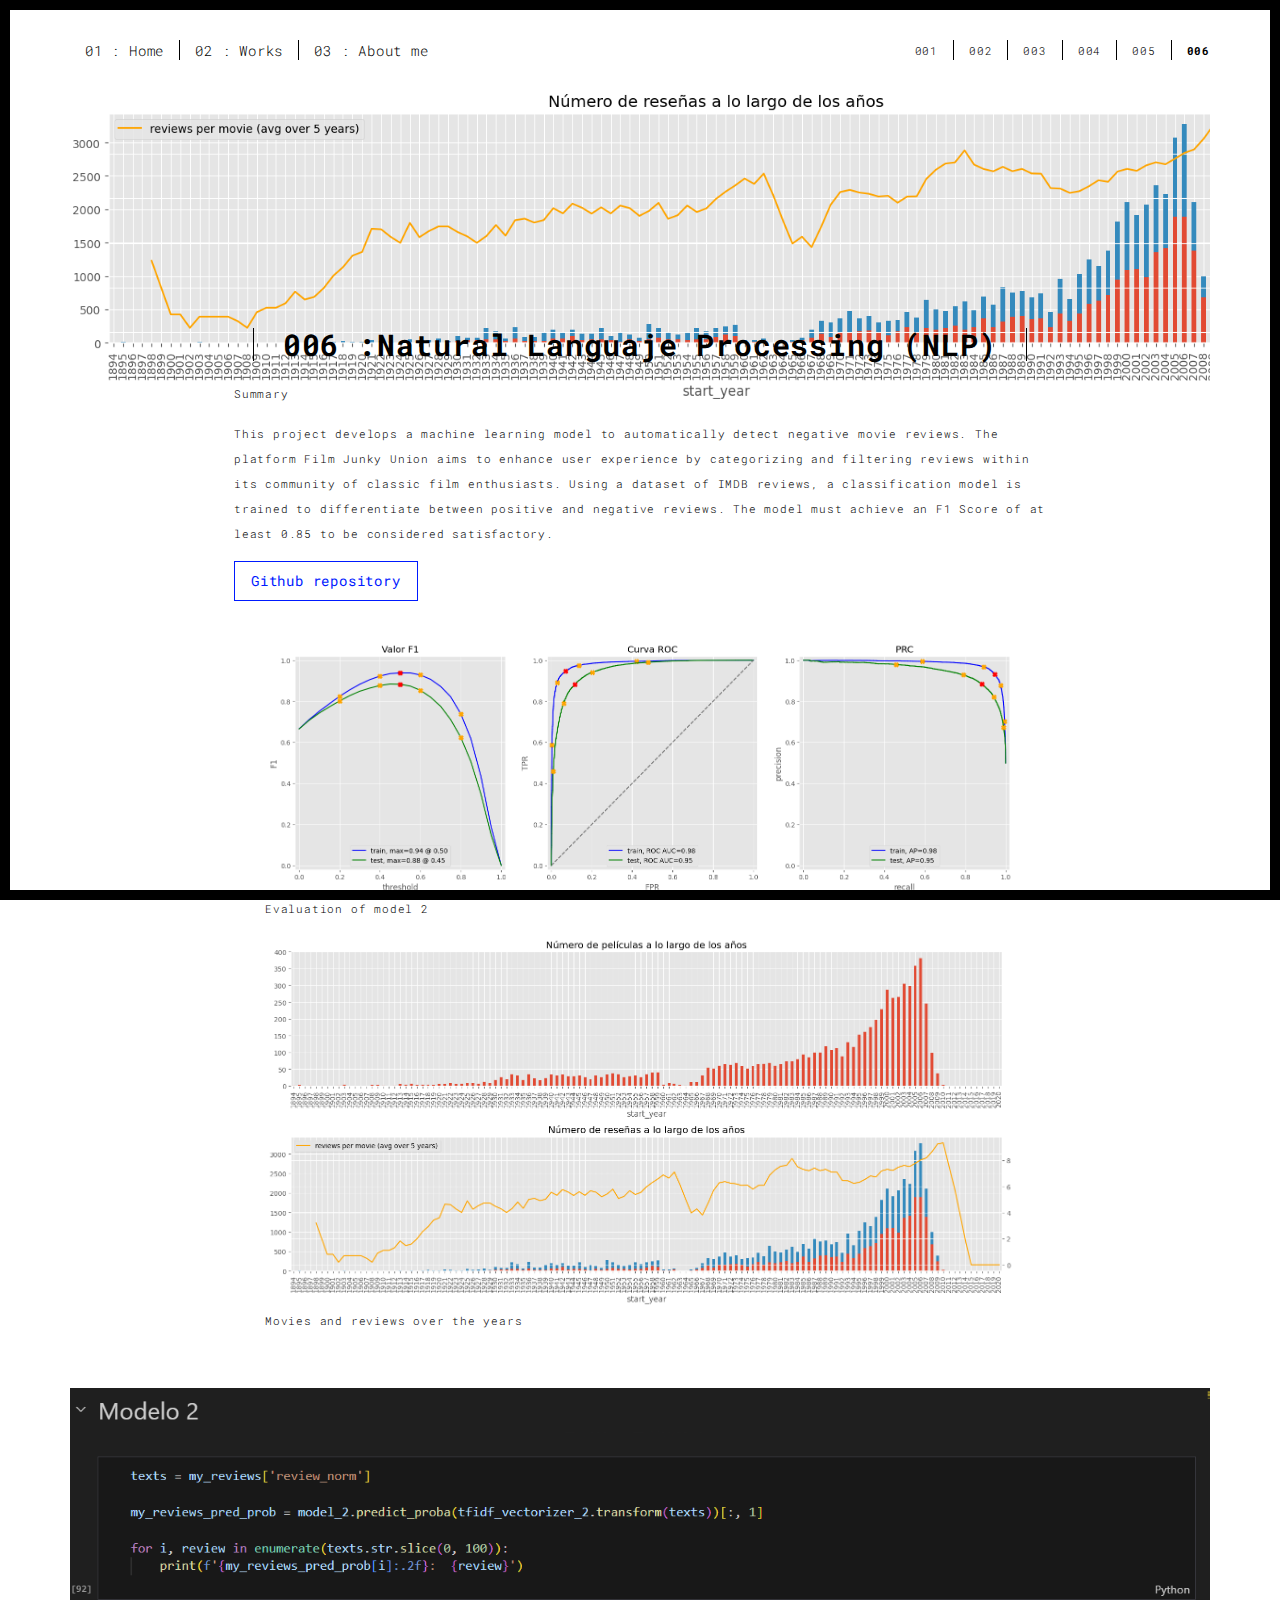
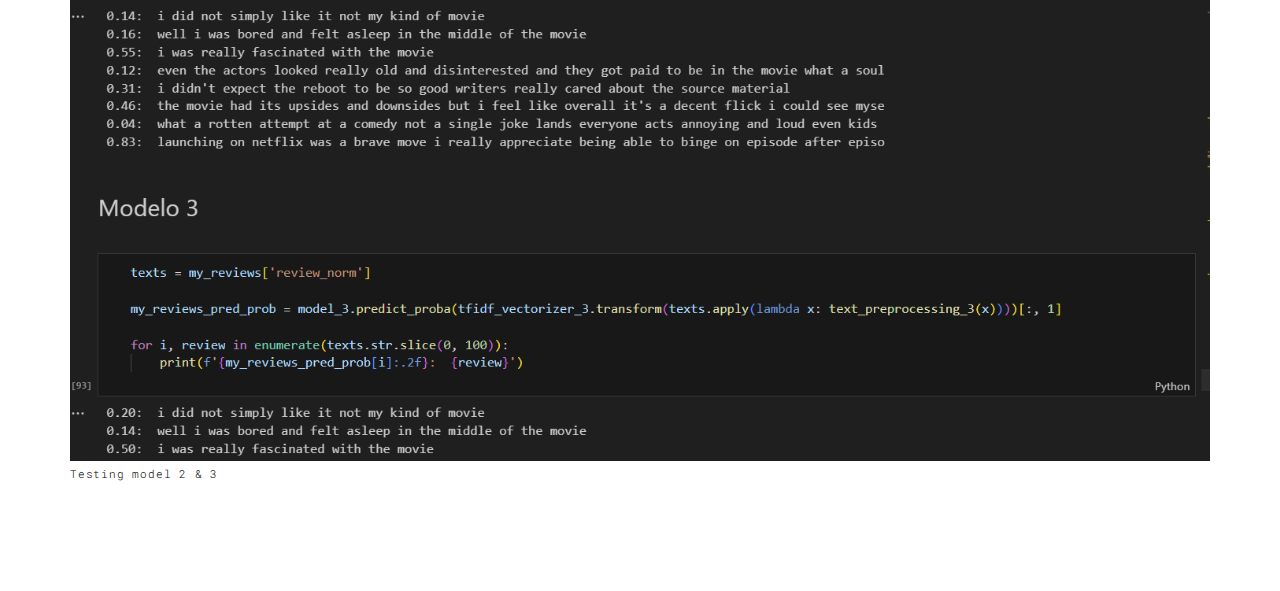
<file: natural-languaje-processing.html>
<!DOCTYPE html>
<html lang="en">

<head>
  <meta charset="UTF-8">
  <meta content="IE=edge" http-equiv="X-UA-Compatible">
  <meta content="width=device-width,initial-scale=1" name="viewport">
  <meta content="description" name="description">
  <meta name="google" content="notranslate" />
  <meta content="Mashup templates have been developped by Orson.io team" name="author">

  <!-- Disable tap highlight on IE -->
  <meta name="msapplication-tap-highlight" content="no">

  <link rel="apple-touch-icon" sizes="180x180" href="./assets/apple-icon-180x180.png">
  <link href="./assets/favicon.ico" rel="icon">

  <title>Portfolio Jorge Mayoral</title>

  <link href="./main.3f6952e4.css" rel="stylesheet">
</head>

<body class="">
  <div id="site-border-left"></div>
  <div id="site-border-right"></div>
  <div id="site-border-top"></div>
  <div id="site-border-bottom"></div>
  <!-- Add your content of header -->
  <header>
    <nav class="navbar  navbar-fixed-top navbar-default">
      <div class="container">
        <button type="button" class="navbar-toggle collapsed" data-toggle="collapse" data-target="#navbar-collapse"
          aria-expanded="false">
          <span class="sr-only">Toggle navigation</span>
          <span class="icon-bar"></span>
          <span class="icon-bar"></span>
          <span class="icon-bar"></span>
        </button>

        <div class="collapse navbar-collapse" id="navbar-collapse">
          <ul class="nav navbar-nav ">
            <li><a href="./index.html" title="">01 : Home</a></li>
            <li><a href="./works.html" title="">02 : Works</a></li>
            <li><a href="./about.html" title="">03 : About me</a></li>
          </ul>

          <ul class="nav navbar-nav navbar-right navbar-small visible-md visible-lg">
            <li><a href="./gold-recovery.html" title="">001</a></li>
            <li><a href="./final-churn-rate.html" title="">002</a></li>
            <li><a href="./time-series.html" title="">003</a></li>
            <li><a href="./linear-algebra.html" title="">004</a></li>
            <li><a href="./hypothesis-test.html" title="">005</a></li>
            <li><a href="./natural-languaje-processing.html" title="" class="active">006</a></li>
          </ul>


        </div>
      </div>
    </nav>
  </header>
  <div class="section-container">
    <div class="container">
      <div class="row">
        <div class="col-xs-12">
          <img src="./assets/images/nlp-histogram - copia.png" class="img-responsive" alt="">
          <div class="card-container">
            <div class="text-center">
              <h1 class="h2">006 :Natural Languaje Processing (NLP) </h1>
            </div>
            <p>Summary</p>

            <p>
              This project develops a machine learning model to automatically detect negative movie reviews. The
              platform Film Junky Union aims to enhance user experience by categorizing and filtering reviews within its
              community of classic film enthusiasts. Using a dataset of IMDB reviews, a classification model is trained
              to differentiate between positive and negative reviews. The model must achieve an F1 Score of at least
              0.85 to be considered satisfactory.
            </p>
            <a href="https://github.com/armodi97/NLP_model_14" class="btn btn-primary btn-lg" target="_blank">Github
              repository</a>
          </div>
        </div>

        <div class="col-md-8 col-md-offset-2 section-container-spacer">
          <div class="row">
            <div class="col-xs-12">
              <img src="./assets/images/nlp-evaluation-model-2.png" class="img-responsive" alt="">
              <p>Evaluation of model 2 </p>
            </div>
            <div class="col-xs-12">
              <img src="./assets/images/nlp-histogram.png" class="img-responsive" alt="">
              <p>Movies and reviews over the years</p>
            </div>
          </div>
        </div>

        <div class="col-xs-12">
          <img src="./assets/images/nlp-test-model-2.png" class="img-responsive" alt="">
          <p>Testing model 2 & 3</p>
        </div>
      </div>
    </div>
  </div>


  <footer class="footer-container text-center">
    <div class="container">

    </div>
    </div>
  </footer>

  <script>
    document.addEventListener("DOMContentLoaded", function (event) {
      navActivePage();
    });
  </script>

  <!-- Google Analytics: change UA-XXXXX-X to be your site's ID 

<script>
  (function (i, s, o, g, r, a, m) {
    i['GoogleAnalyticsObject'] = r; i[r] = i[r] || function () {
      (i[r].q = i[r].q || []).push(arguments)
    }, i[r].l = 1 * new Date(); a = s.createElement(o),
      m = s.getElementsByTagName(o)[0]; a.async = 1; a.src = g; m.parentNode.insertBefore(a, m)
  })(window, document, 'script', '//www.google-analytics.com/analytics.js', 'ga');
  ga('create', 'UA-XXXXX-X', 'auto');
  ga('send', 'pageview');
</script>

-->
  <script type="text/javascript" src="./main.70a66962.js"></script>
</body>

</html>
</file>
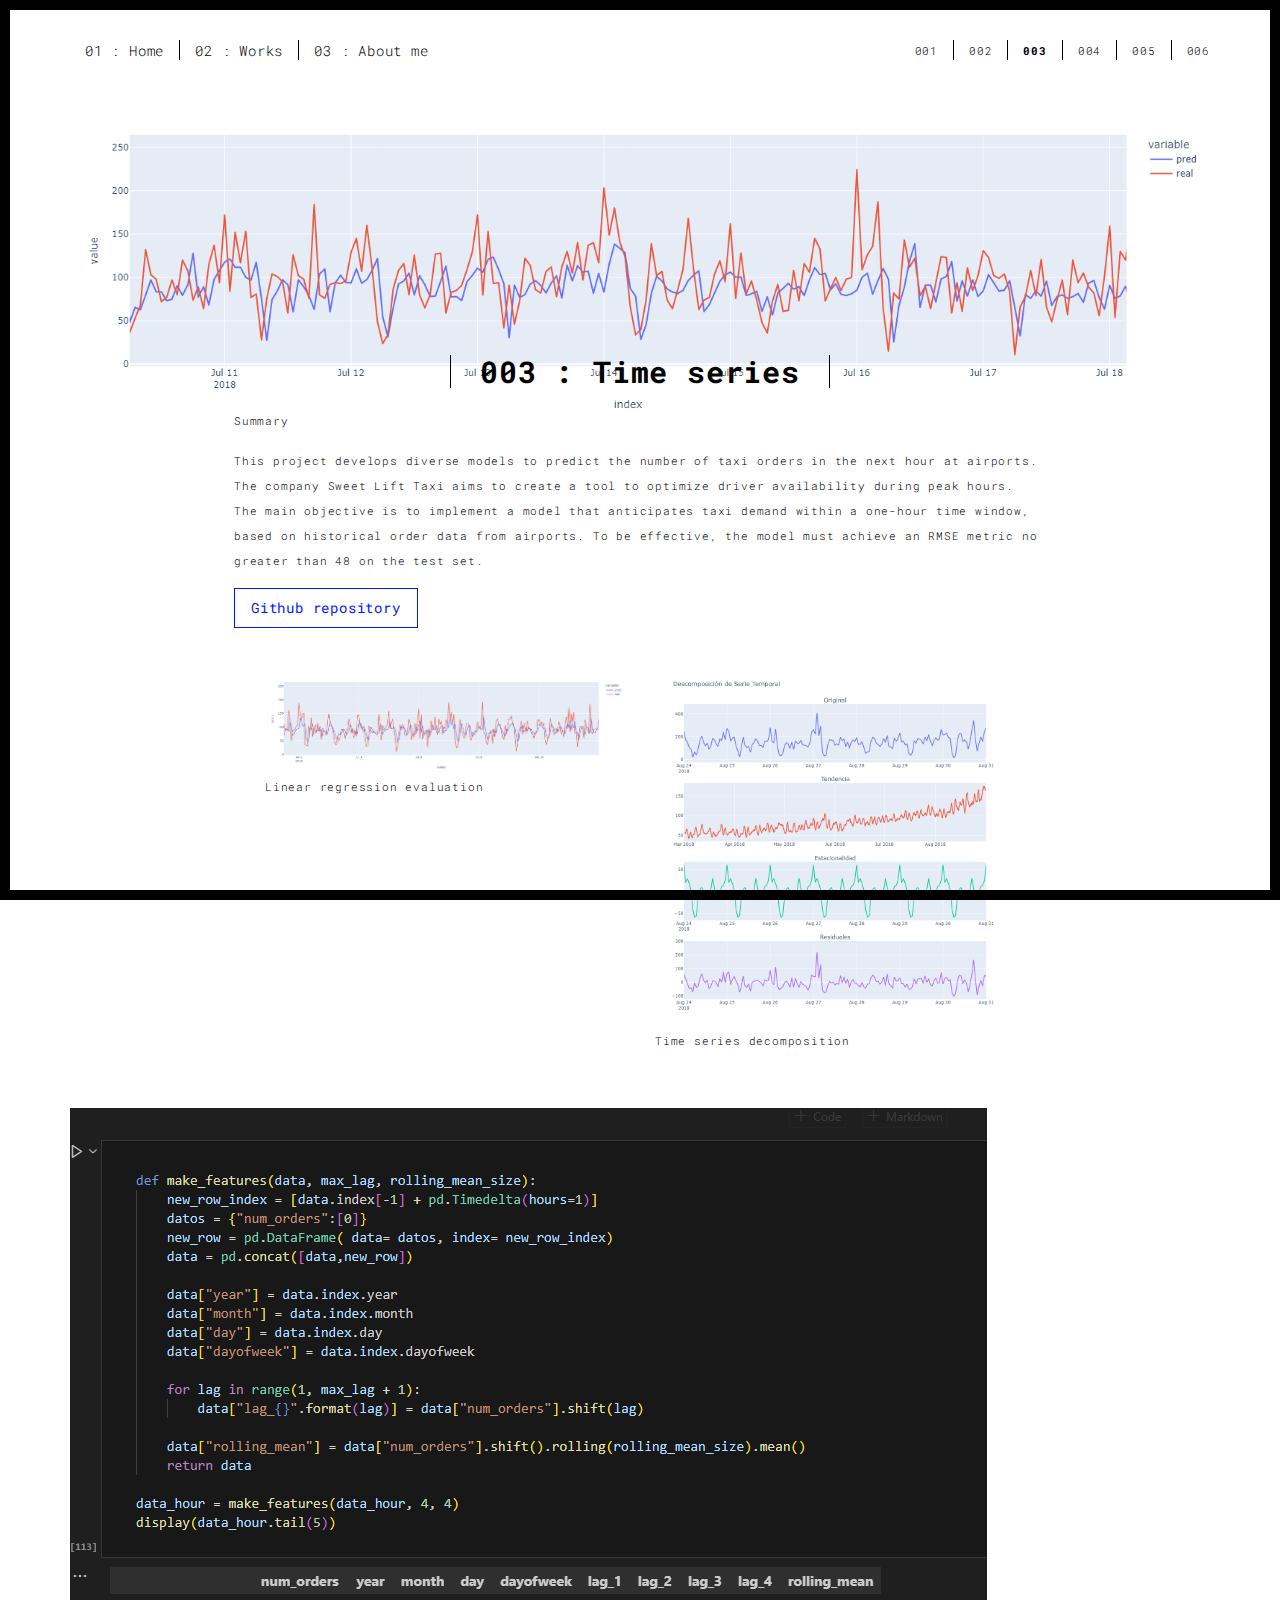
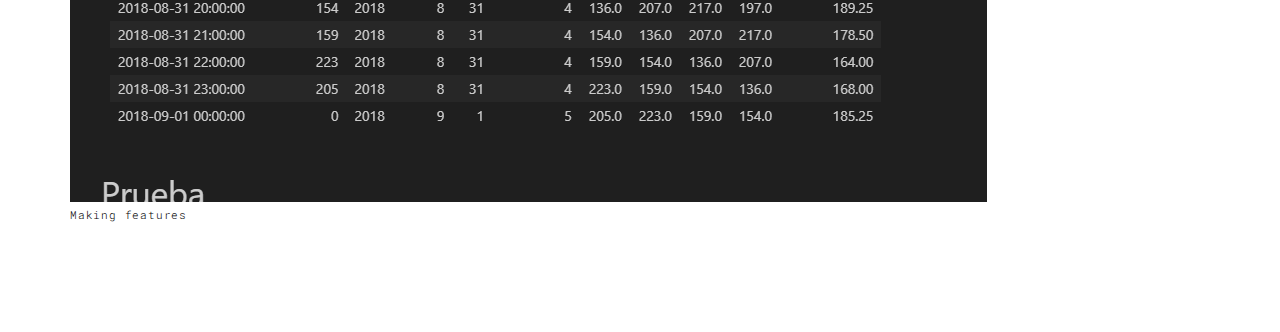
<file: time-series.html>
<!DOCTYPE html>
<html lang="en">

<head>
  <meta charset="UTF-8">
  <meta content="IE=edge" http-equiv="X-UA-Compatible">
  <meta content="width=device-width,initial-scale=1" name="viewport">
  <meta content="description" name="description">
  <meta name="google" content="notranslate" />
  <meta content="Mashup templates have been developped by Orson.io team" name="author">

  <!-- Disable tap highlight on IE -->
  <meta name="msapplication-tap-highlight" content="no">

  <link rel="apple-touch-icon" sizes="180x180" href="./assets/apple-icon-180x180.png">
  <link href="./assets/favicon.ico" rel="icon">

  <title>Portfolio Jorge Mayoral</title>

  <link href="./main.3f6952e4.css" rel="stylesheet">
</head>

<body class="">
  <div id="site-border-left"></div>
  <div id="site-border-right"></div>
  <div id="site-border-top"></div>
  <div id="site-border-bottom"></div>
  <!-- Add your content of header -->
  <header>
    <nav class="navbar  navbar-fixed-top navbar-default">
      <div class="container">
        <button type="button" class="navbar-toggle collapsed" data-toggle="collapse" data-target="#navbar-collapse"
          aria-expanded="false">
          <span class="sr-only">Toggle navigation</span>
          <span class="icon-bar"></span>
          <span class="icon-bar"></span>
          <span class="icon-bar"></span>
        </button>

        <div class="collapse navbar-collapse" id="navbar-collapse">
          <ul class="nav navbar-nav ">
            <li><a href="./index.html" title="">01 : Home</a></li>
            <li><a href="./works.html" title="">02 : Works</a></li>
            <li><a href="./about.html" title="">03 : About me</a></li>

          </ul>

          <ul class="nav navbar-nav navbar-right navbar-small visible-md visible-lg">
            <li><a href="./gold-recovery.html" title="">001</a></li>
            <li><a href="./final-churn-rate.html" title="">002</a></li>
            <li><a href="./time-series.html" title="" class="active">003</a></li>
            <li><a href="./linear-algebra.html" title="">004</a></li>
            <li><a href="./hypothesis-test.html" title="">005</a></li>
            <li><a href="./natural-languaje-processing.html" title="">006</a></li>
          </ul>


        </div>
      </div>
    </nav>
  </header>
  <div class="section-container">
    <div class="container">
      <div class="row">
        <div class="col-xs-12">
          <img src="./assets/images/time-series-lgbm.png" class="img-responsive" alt="">
          <div class="card-container">
            <div class="text-center">
              <h1 class="h2">003 : Time series </h1>
            </div>
            <p>Summary</p>

            <p>This project develops diverse models to predict the number of taxi orders in the next hour at
              airports. The company Sweet Lift Taxi aims to create a tool to optimize driver availability during peak
              hours. <br> The main objective is to implement a model that anticipates taxi demand within a one-hour time
              window, based on historical order data from airports. To be effective, the model must achieve an RMSE
              metric no greater than 48 on the test set.

            </p>
            <a href="https://github.com/armodi97/time_series_13" class="btn btn-primary btn-lg" target="_blank">Github
              repository</a>
          </div>


        </div>




        <div class="col-md-8 col-md-offset-2 section-container-spacer">
          <div class="row">
            <div class="col-xs-12 col-md-6">
              <img src="./assets/images/time-series-lr.png" class="img-responsive" alt="">
              <p>Linear regression evaluation </p>
            </div>
            <div class="col-xs-12 col-md-6">
              <img src="./assets/images/time-series-complete.png" class="img-responsive" alt="">
              <p>Time series decomposition</p>
            </div>
          </div>
        </div>

        <div class="col-xs-12">
          <img src="./assets/images/time-series-adding-features.png" class="img-responsive" alt="">
          <p>Making features</p>
        </div>
      </div>
    </div>
  </div>


  <footer class="footer-container text-center">
    <div class="container">

    </div>
    </div>
  </footer>

  <script>
    document.addEventListener("DOMContentLoaded", function (event) {
      navActivePage();
    });
  </script>

  <!-- Google Analytics: change UA-XXXXX-X to be your site's ID 

<script>
  (function (i, s, o, g, r, a, m) {
    i['GoogleAnalyticsObject'] = r; i[r] = i[r] || function () {
      (i[r].q = i[r].q || []).push(arguments)
    }, i[r].l = 1 * new Date(); a = s.createElement(o),
      m = s.getElementsByTagName(o)[0]; a.async = 1; a.src = g; m.parentNode.insertBefore(a, m)
  })(window, document, 'script', '//www.google-analytics.com/analytics.js', 'ga');
  ga('create', 'UA-XXXXX-X', 'auto');
  ga('send', 'pageview');
</script>

-->
  <script type="text/javascript" src="./main.70a66962.js"></script>
</body>

</html>
</file>
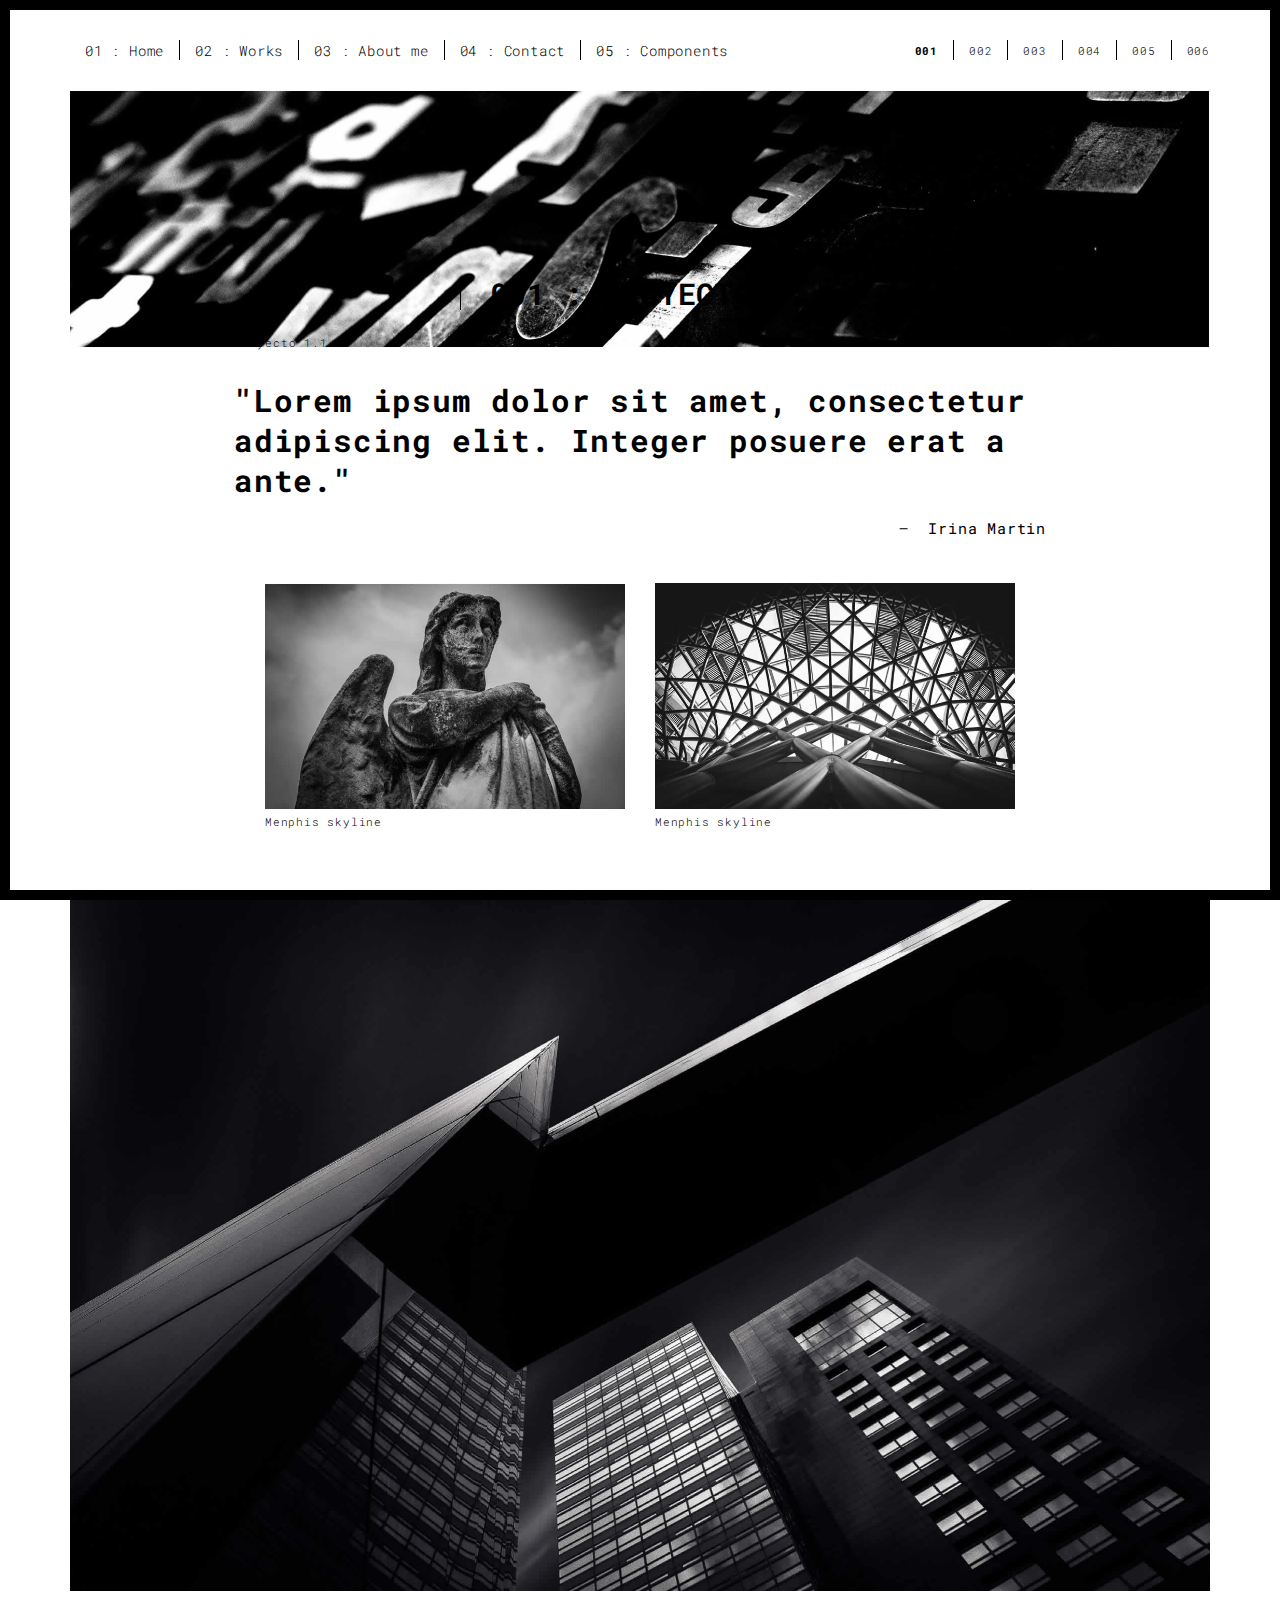
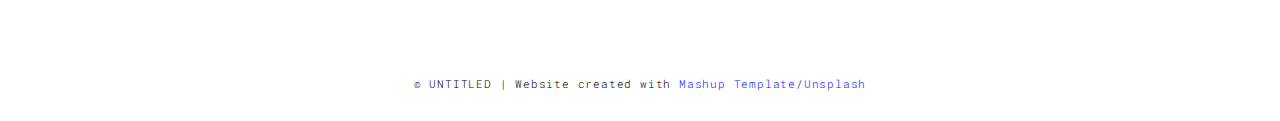
<file: work copy.html>
<!DOCTYPE html>
<html lang="en">

<head>
  <meta charset="UTF-8">
  <meta content="IE=edge" http-equiv="X-UA-Compatible">
  <meta content="width=device-width,initial-scale=1" name="viewport">
  <meta content="description" name="description">
  <meta name="google" content="notranslate" />
  <meta content="Mashup templates have been developped by Orson.io team" name="author">

  <!-- Disable tap highlight on IE -->
  <meta name="msapplication-tap-highlight" content="no">

  <link rel="apple-touch-icon" sizes="180x180" href="./assets/apple-icon-180x180.png">
  <link href="./assets/favicon.ico" rel="icon">

  <title>Portfolio Jorge Mayoral</title>

  <link href="./main.3f6952e4.css" rel="stylesheet">
</head>

<body class="">
  <div id="site-border-left"></div>
  <div id="site-border-right"></div>
  <div id="site-border-top"></div>
  <div id="site-border-bottom"></div>
  <!-- Add your content of header -->
  <header>
    <nav class="navbar  navbar-fixed-top navbar-default">
      <div class="container">
        <button type="button" class="navbar-toggle collapsed" data-toggle="collapse" data-target="#navbar-collapse"
          aria-expanded="false">
          <span class="sr-only">Toggle navigation</span>
          <span class="icon-bar"></span>
          <span class="icon-bar"></span>
          <span class="icon-bar"></span>
        </button>

        <div class="collapse navbar-collapse" id="navbar-collapse">
          <ul class="nav navbar-nav ">
            <li><a href="./index.html" title="">01 : Home</a></li>
            <li><a href="./works.html" title="">02 : Works</a></li>
            <li><a href="./about.html" title="">03 : About me</a></li>
            <li><a href="./contact.html" title="">04 : Contact</a></li>
            <li><a href="./components.html" title="">05 : Components</a></li>
          </ul>


          <ul class="nav navbar-nav navbar-right navbar-small visible-md visible-lg">
            <li><a href="./index.html" title="" class="active">001</a></li>
            <li><a href="./index.html" title="">002</a></li>
            <li><a href="./index.html" title="">003</a></li>
            <li><a href="./index.html" title="">004</a></li>
            <li><a href="./index.html" title="">005</a></li>
            <li><a href="./index.html" title="">006</a></li>
          </ul>


        </div>
      </div>
    </nav>
  </header>
  <div class="section-container">
    <div class="container">
      <div class="row">
        <div class="col-xs-12">
          <img src="./assets/images/work001-01.jpg" class="img-responsive" alt="">
          <div class="card-container">
            <div class="text-center">
              <h1 class="h2">001 : PROYECTO 1</h1>
            </div>
            <p>Proyecto 1.1</p>

            <blockquote>
              <p>"Lorem ipsum dolor sit amet, consectetur adipiscing elit. Integer posuere erat a ante."</p>
              <small class="pull-right">Irina Martin</small>
            </blockquote>
          </div>
        </div>



        <div class="col-md-8 col-md-offset-2 section-container-spacer">
          <div class="row">
            <div class="col-xs-12 col-md-6">
              <img src="./assets/images/work001-02.jpg" class="img-responsive" alt="">
              <p>Menphis skyline</p>
            </div>
            <div class="col-xs-12 col-md-6">
              <img src="./assets/images/work001-03.jpg" class="img-responsive" alt="">
              <p>Menphis skyline</p>
            </div>
          </div>
        </div>

        <div class="col-xs-12">
          <img src="./assets/images/work001-04.jpg" class="img-responsive" alt="">
        </div>

      </div>
    </div>
  </div>


  <footer class="footer-container text-center">
    <div class="container">
      <div class="row">
        <div class="col-xs-12">
          <p>© UNTITLED | Website created with <a href="http://www.mashup-template.com/"
              title="Create website with free html template">Mashup Template</a>/<a href="https://www.unsplash.com/"
              title="Beautiful Free Images">Unsplash</a></p>
        </div>
      </div>
    </div>
  </footer>

  <script>
    document.addEventListener("DOMContentLoaded", function (event) {
      navActivePage();
    });
  </script>

  <!-- Google Analytics: change UA-XXXXX-X to be your site's ID 

<script>
  (function (i, s, o, g, r, a, m) {
    i['GoogleAnalyticsObject'] = r; i[r] = i[r] || function () {
      (i[r].q = i[r].q || []).push(arguments)
    }, i[r].l = 1 * new Date(); a = s.createElement(o),
      m = s.getElementsByTagName(o)[0]; a.async = 1; a.src = g; m.parentNode.insertBefore(a, m)
  })(window, document, 'script', '//www.google-analytics.com/analytics.js', 'ga');
  ga('create', 'UA-XXXXX-X', 'auto');
  ga('send', 'pageview');
</script>

-->
  <script type="text/javascript" src="./main.70a66962.js"></script>
</body>

</html>
</file>
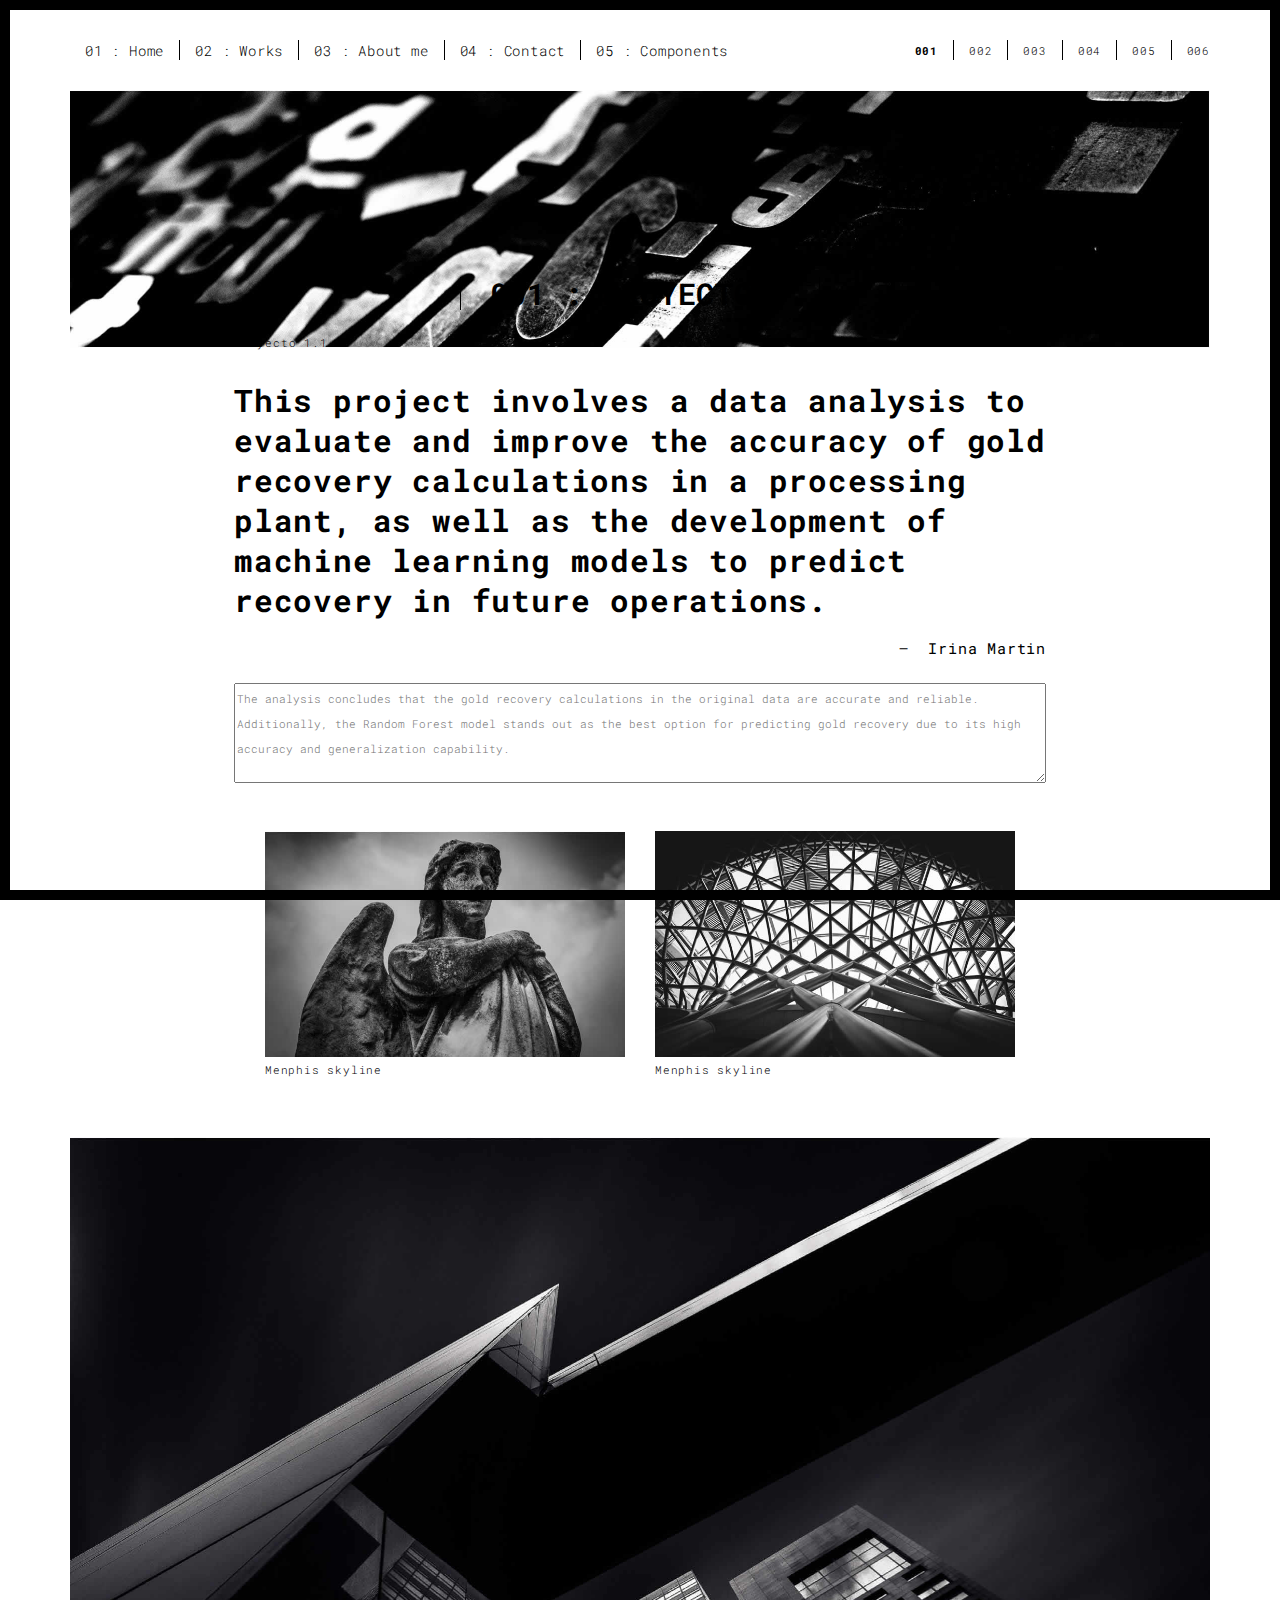
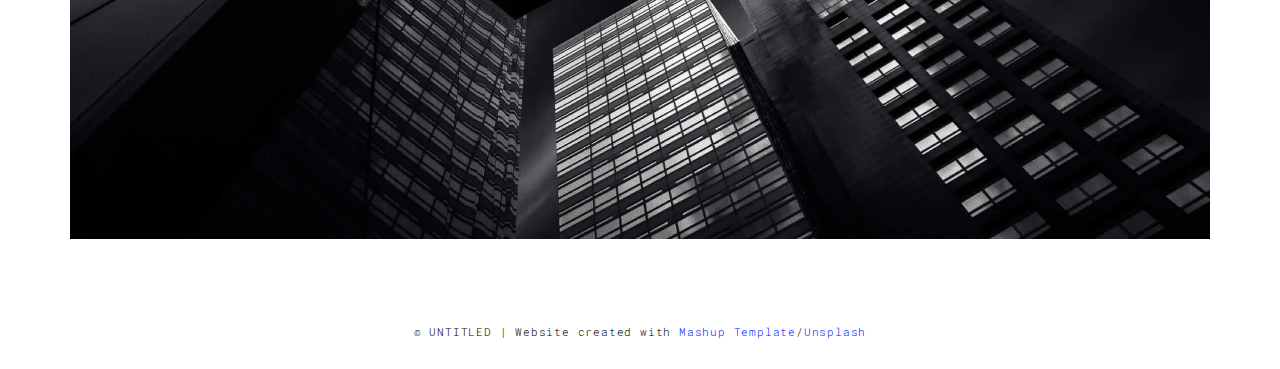
<file: work.html>
<!DOCTYPE html>
<html lang="en">

<head>
  <meta charset="UTF-8">
  <meta content="IE=edge" http-equiv="X-UA-Compatible">
  <meta content="width=device-width,initial-scale=1" name="viewport">
  <meta content="description" name="description">
  <meta name="google" content="notranslate" />
  <meta content="Mashup templates have been developped by Orson.io team" name="author">

  <!-- Disable tap highlight on IE -->
  <meta name="msapplication-tap-highlight" content="no">

  <link rel="apple-touch-icon" sizes="180x180" href="./assets/apple-icon-180x180.png">
  <link href="./assets/favicon.ico" rel="icon">

  <title>Title page</title>

  <link href="./main.3f6952e4.css" rel="stylesheet">
</head>

<body class="">
  <div id="site-border-left"></div>
  <div id="site-border-right"></div>
  <div id="site-border-top"></div>
  <div id="site-border-bottom"></div>
  <!-- Add your content of header -->
  <header>
    <nav class="navbar  navbar-fixed-top navbar-default">
      <div class="container">
        <button type="button" class="navbar-toggle collapsed" data-toggle="collapse" data-target="#navbar-collapse"
          aria-expanded="false">
          <span class="sr-only">Toggle navigation</span>
          <span class="icon-bar"></span>
          <span class="icon-bar"></span>
          <span class="icon-bar"></span>
        </button>

        <div class="collapse navbar-collapse" id="navbar-collapse">
          <ul class="nav navbar-nav ">
            <li><a href="./index.html" title="">01 : Home</a></li>
            <li><a href="./works.html" title="">02 : Works</a></li>
            <li><a href="./about.html" title="">03 : About me</a></li>
            <li><a href="./contact.html" title="">04 : Contact</a></li>
            <li><a href="./components.html" title="">05 : Components</a></li>
          </ul>


          <ul class="nav navbar-nav navbar-right navbar-small visible-md visible-lg">
            <li><a href="./index.html" title="" class="active">001</a></li>
            <li><a href="./index.html" title="">002</a></li>
            <li><a href="./index.html" title="">003</a></li>
            <li><a href="./index.html" title="">004</a></li>
            <li><a href="./index.html" title="">005</a></li>
            <li><a href="./index.html" title="">006</a></li>
          </ul>


        </div>
      </div>
    </nav>
  </header>
  <div class="section-container">
    <div class="container">
      <div class="row">
        <div class="col-xs-12">
          <img src="./assets/images/work001-01.jpg" class="img-responsive" alt="">
          <div class="card-container">
            <div class="text-center">
              <h1 class="h2">001 : PROYECTO 1</h1>
            </div>
            <p>Proyecto 1.1</p>

            <blockquote>
              <p>This project involves a data analysis to evaluate and improve the accuracy of gold recovery
                calculations in a processing plant, as well as the development of machine learning models to predict
                recovery in future operations.</p>
              <small class="pull-right">Irina Martin</small>
            </blockquote>
            <!-- Nuevo cuadro de texto -->
            <div class="text-center">
              <textarea style="width: 100%; height: 100px; margin-top: 20px;"
                placeholder="The analysis concludes that the gold recovery calculations in the original data are accurate and reliable. Additionally, the Random Forest model stands out as the best option for predicting gold recovery due to its high accuracy and generalization capability."></textarea>
            </div>
          </div>
        </div>



        <div class="col-md-8 col-md-offset-2 section-container-spacer">
          <div class="row">
            <div class="col-xs-12 col-md-6">
              <img src="./assets/images/work001-02.jpg" class="img-responsive" alt="">
              <p>Menphis skyline</p>
            </div>
            <div class="col-xs-12 col-md-6">
              <img src="./assets/images/work001-03.jpg" class="img-responsive" alt="">
              <p>Menphis skyline</p>
            </div>
          </div>
        </div>

        <div class="col-xs-12">
          <img src="./assets/images/work001-04.jpg" class="img-responsive" alt="">
        </div>

      </div>
    </div>
  </div>


  <footer class="footer-container text-center">
    <div class="container">
      <div class="row">
        <div class="col-xs-12">
          <p>© UNTITLED | Website created with <a href="http://www.mashup-template.com/"
              title="Create website with free html template">Mashup Template</a>/<a href="https://www.unsplash.com/"
              title="Beautiful Free Images">Unsplash</a></p>
        </div>
      </div>
    </div>
  </footer>

  <script>
    document.addEventListener("DOMContentLoaded", function (event) {
      navActivePage();
    });
  </script>

  <!-- Google Analytics: change UA-XXXXX-X to be your site's ID 

<script>
  (function (i, s, o, g, r, a, m) {
    i['GoogleAnalyticsObject'] = r; i[r] = i[r] || function () {
      (i[r].q = i[r].q || []).push(arguments)
    }, i[r].l = 1 * new Date(); a = s.createElement(o),
      m = s.getElementsByTagName(o)[0]; a.async = 1; a.src = g; m.parentNode.insertBefore(a, m)
  })(window, document, 'script', '//www.google-analytics.com/analytics.js', 'ga');
  ga('create', 'UA-XXXXX-X', 'auto');
  ga('send', 'pageview');
</script>

-->
  <script type="text/javascript" src="./main.70a66962.js"></script>
</body>

</html>
</file>
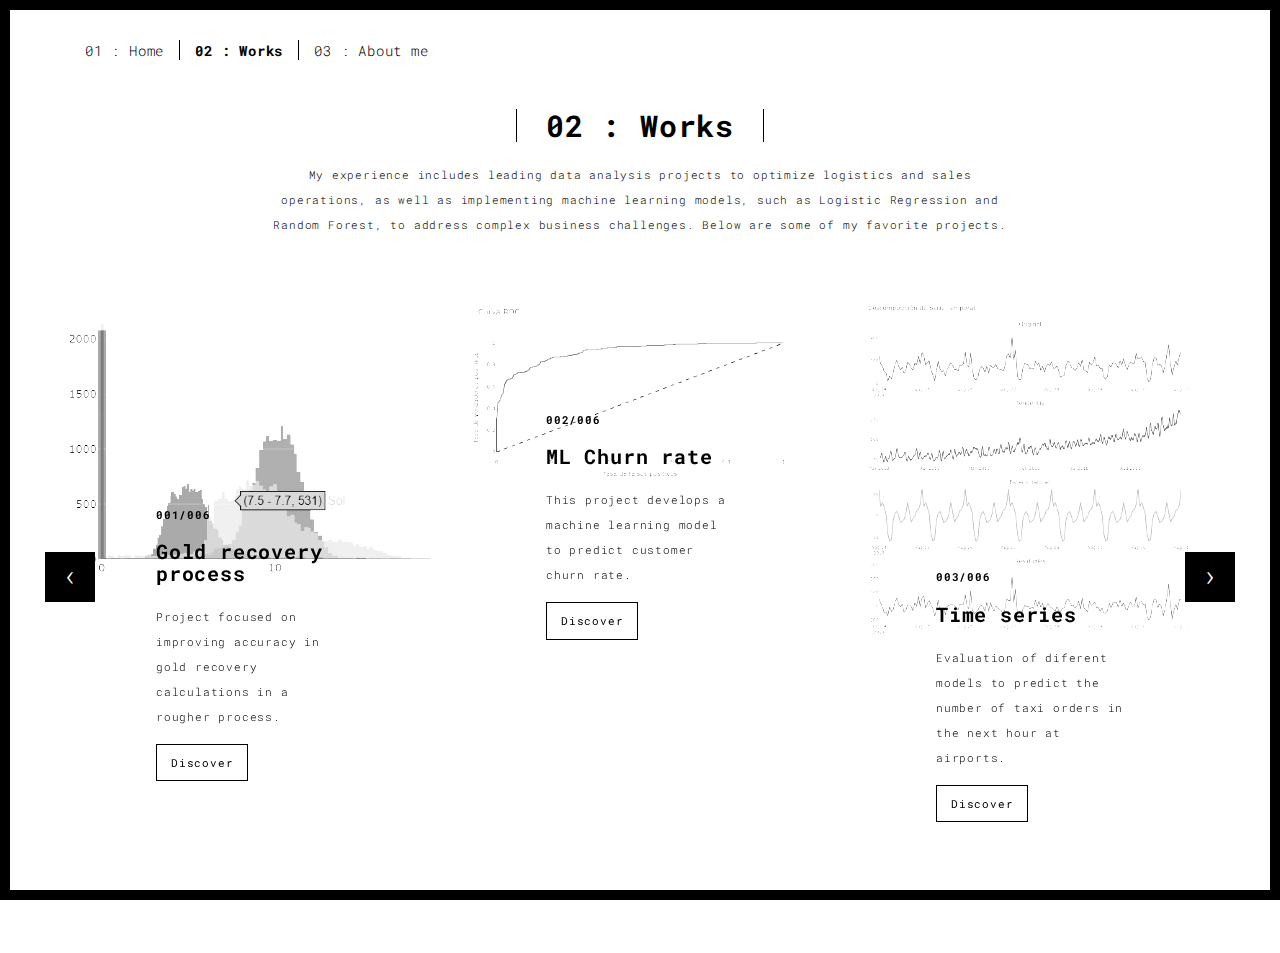
<file: works.html>
<!DOCTYPE html>
<html lang="en">

<head>
  <meta charset="UTF-8">
  <meta content="IE=edge" http-equiv="X-UA-Compatible">
  <meta content="width=device-width,initial-scale=1" name="viewport">
  <meta content="description" name="description">
  <meta name="google" content="notranslate" />
  <meta content="Mashup templates have been developped by Orson.io team" name="author">

  <!-- Disable tap highlight on IE -->
  <meta name="msapplication-tap-highlight" content="no">

  <link rel="apple-touch-icon" sizes="180x180" href="./assets/apple-icon-180x180.png">
  <link href="./assets/favicon.ico" rel="icon">

  <title>Portfolio Jorge Mayoral</title>

  <link href="./main.3f6952e4.css" rel="stylesheet">
</head>

<body class="">
  <div id="site-border-left"></div>
  <div id="site-border-right"></div>
  <div id="site-border-top"></div>
  <div id="site-border-bottom"></div>
  <!-- Add your content of header -->
  <header>
    <nav class="navbar  navbar-fixed-top navbar-default">
      <div class="container">
        <button type="button" class="navbar-toggle collapsed" data-toggle="collapse" data-target="#navbar-collapse"
          aria-expanded="false">
          <span class="sr-only">Toggle navigation</span>
          <span class="icon-bar"></span>
          <span class="icon-bar"></span>
          <span class="icon-bar"></span>
        </button>

        <div class="collapse navbar-collapse" id="navbar-collapse">
          <ul class="nav navbar-nav ">
            <li><a href="./index.html" title="">01 : Home</a></li>
            <li><a href="./works.html" title="">02 : Works</a></li>
            <li><a href="./about.html" title="">03 : About me</a></li>

          </ul>


        </div>
      </div>
    </nav>
  </header>

  <div class="section-container">
    <div class="container">
      <div class="row">

        <div class="col-sm-8 col-sm-offset-2 section-container-spacer">
          <div class="text-center">
            <h1 class="h2">02 : Works</h1>
            <p>My experience includes leading data analysis projects to optimize logistics and sales operations, as well
              as implementing machine learning models, such as Logistic Regression and Random Forest, to address complex
              business challenges. Below are some of my favorite projects.</p>
          </div>
        </div>

        <div class="col-md-12">

          <div id="myCarousel" class="carousel slide projects-carousel">
            <!-- Carousel items -->
            <div class="carousel-inner">
              <div class="item active">
                <div class="row">
                  <div class="col-sm-4">
                    <a href="./gold-recovery.html" title="" class="black-image-project-hover">
                      <img src="./assets/images/work01-hover.jpg" alt="" class="img-responsive">
                    </a>
                    <div class="card-container card-container-lg">
                      <h4>001/006</h4>
                      <h3>Gold recovery process</h3>
                      <p>Project focused on improving accuracy in gold recovery calculations in a rougher process.</p>
                      <a href="./gold-recovery.html" title="" class="btn btn-default">Discover</a>
                    </div>
                  </div>
                  <div class="col-sm-4">
                    <a href="./final-churn-rate.html" title="" class="black-image-project-hover">
                      <img src="./assets/images/ml-churn-rate-catboost.png" alt="" class="img-responsive">
                    </a>
                    <div class="card-container card-container-lg">
                      <h4>002/006</h4>
                      <h3>ML Churn rate</h3>
                      <p>This project develops a machine learning model to predict customer churn rate.</p>
                      <a href="./final-churn-rate.html" title="" class="btn btn-default">Discover</a>
                    </div>
                  </div>
                  <div class="col-sm-4">
                    <a href="./time-series.html" title="" class="black-image-project-hover">
                      <img src="./assets/images/time-series-complete.png" alt="" class="img-responsive">
                    </a>
                    <div class="card-container card-container-lg">
                      <h4>003/006</h4>
                      <h3>Time series</h3>
                      <p>Evaluation of diferent models to predict the number of taxi orders in the next hour at
                        airports.</p>
                      <a href="./time-series.html" title="" class="btn btn-default">Discover</a>
                    </div>
                  </div>



                </div>
                <!--/row-->
              </div>
              <!--/item-->
              <div class="item">
                <div class="row">
                  <div class="col-sm-4">
                    <a href="./linear-algebra.html" class="black-image-project-hover">
                      <img src="./assets/images/linear-algebra-3dcorr.png" alt="Image" class="img-responsive">
                    </a>
                    <div class="card-container">
                      <h4>004/006</h4>
                      <h3>Linear Algebra</h3>
                      <p>Use of various techniques aimed at solving problems related to marketing, risk prediction, and
                        data protection.</p>
                      <a href="./linear-algebra.html" class="btn btn-default">Discover</a>
                    </div>
                  </div>
                  <div class="col-sm-4">
                    <a href="./hypothesis-test.html" class="black-image-project-hover">
                      <img src="./assets/images/ab-test-chicago-2.png" alt="Image" class="img-responsive">
                    </a>
                    <div class="card-container">
                      <h4>005/006</h4>
                      <h3>EDA & Hypotesis test (T-student)
                      </h3>
                      <p>Exploratory Data Analysis (EDA) to validate hypotheses and extract valuable insights,
                        incorporating the use of GeoJSON for geospatial data visualization and analysis.</p>
                      <a href="./hypothesis-test.html" class="btn btn-default">Discover</a>
                    </div>
                  </div>

                  <div class="col-sm-4">
                    <a href="./natural-languaje-processing.html" class="black-image-project-hover">
                      <img src="./assets/images/nlp-histogram.png" alt="Image" class="img-responsive">
                    </a>
                    <div class="card-container">
                      <h4>006/006</h4>
                      <h3>Natural Languaje processing (NLP)</h3>
                      <p>The project develops a machine learning model to automatically detect negative user reviews.
                      </p>
                      <a href="./natural-languaje-processing.html" class="btn btn-default">Discover</a>
                    </div>
                  </div>

                </div>
                <!--/row-->
              </div>

              <!--/item-->
            </div>
            <!--/carousel-inner-->
            <a class="left carousel-control" href="#myCarousel" data-slide="prev">‹</a>

            <a class="right carousel-control" href="#myCarousel" data-slide="next">›</a>
          </div>



          <!--/myCarousel-->
        </div>



      </div>
    </div>
  </div>


  <footer class="footer-container text-center">
    <div class="container">
      <div class="row">
        <div class="col-xs-12">

        </div>
      </div>
    </div>
  </footer>

  <script>
    document.addEventListener("DOMContentLoaded", function (event) {
      navActivePage();
    });
  </script>

  <!-- Google Analytics: change UA-XXXXX-X to be your site's ID 

<script>
  (function (i, s, o, g, r, a, m) {
    i['GoogleAnalyticsObject'] = r; i[r] = i[r] || function () {
      (i[r].q = i[r].q || []).push(arguments)
    }, i[r].l = 1 * new Date(); a = s.createElement(o),
      m = s.getElementsByTagName(o)[0]; a.async = 1; a.src = g; m.parentNode.insertBefore(a, m)
  })(window, document, 'script', '//www.google-analytics.com/analytics.js', 'ga');
  ga('create', 'UA-XXXXX-X', 'auto');
  ga('send', 'pageview');
</script>

-->
  <script type="text/javascript" src="./main.70a66962.js"></script>
</body>

</html>
</file>
<file: main.3f6952e4.css>
@import url(https://fonts.googleapis.com/css?family=Roboto:900|Roboto+Mono:300,400,700);
@import url(https://maxcdn.bootstrapcdn.com/font-awesome/4.7.0/css/font-awesome.min.css);

/*!
 * Bootstrap v3.3.7 (http://getbootstrap.com)
 * Copyright 2011-2016 Twitter, Inc.
 * Licensed under MIT (https://github.com/twbs/bootstrap/blob/master/LICENSE)
 */
/*! normalize.css v3.0.3 | MIT License | github.com/necolas/normalize.css */
html {
    font-family: sans-serif;
    -ms-text-size-adjust: 100%;
    -webkit-text-size-adjust: 100%
}

body {
    margin: 0
}

article,
aside,
details,
figcaption,
figure,
footer,
header,
hgroup,
main,
menu,
nav,
section,
summary {
    display: block
}

audio,
canvas,
progress,
video {
    display: inline-block;
    vertical-align: baseline
}

audio:not([controls]) {
    display: none;
    height: 0
}

[hidden],
template {
    display: none
}

a {
    background-color: transparent
}

a:active,
a:hover {
    outline: 0
}

abbr[title] {
    border-bottom: 1px dotted
}

b,
strong {
    font-weight: 700
}

dfn {
    font-style: italic
}

h1 {
    font-size: 2em;
    margin: .67em 0
}

mark {
    background: #ff0;
    color: #000
}

small {
    font-size: 80%
}

sub,
sup {
    font-size: 75%;
    line-height: 0;
    position: relative;
    vertical-align: baseline
}

sup {
    top: -.5em
}

sub {
    bottom: -.25em
}

img {
    border: 0
}

svg:not(:root) {
    overflow: hidden
}

figure {
    margin: 1em 40px
}

hr {
    box-sizing: content-box;
    height: 0
}

pre {
    overflow: auto
}

code,
kbd,
pre,
samp {
    font-family: monospace, monospace;
    font-size: 1em
}

button,
input,
optgroup,
select,
textarea {
    color: inherit;
    font: inherit;
    margin: 0
}

button {
    overflow: visible
}

button,
select {
    text-transform: none
}

button,
html input[type=button],
input[type=reset],
input[type=submit] {
    -webkit-appearance: button;
    cursor: pointer
}

button[disabled],
html input[disabled] {
    cursor: default
}

button::-moz-focus-inner,
input::-moz-focus-inner {
    border: 0;
    padding: 0
}

input {
    line-height: normal
}

input[type=checkbox],
input[type=radio] {
    box-sizing: border-box;
    padding: 0
}

input[type=number]::-webkit-inner-spin-button,
input[type=number]::-webkit-outer-spin-button {
    height: auto
}

input[type=search] {
    -webkit-appearance: textfield;
    box-sizing: content-box
}

input[type=search]::-webkit-search-cancel-button,
input[type=search]::-webkit-search-decoration {
    -webkit-appearance: none
}

fieldset {
    border: 1px solid silver;
    margin: 0 2px;
    padding: .35em .625em .75em
}

textarea {
    overflow: auto
}

optgroup {
    font-weight: 700
}

table {
    border-collapse: collapse;
    border-spacing: 0
}

td,
th {
    padding: 0
}

/*! Source: https://github.com/h5bp/html5-boilerplate/blob/master/src/css/main.css */
@media print {

    *,
    :after,
    :before {
        background: transparent !important;
        color: #000 !important;
        box-shadow: none !important;
        text-shadow: none !important
    }

    a,
    a:visited {
        text-decoration: underline
    }

    a[href]:after {
        content: " (" attr(href) ")"
    }

    abbr[title]:after {
        content: " (" attr(title) ")"
    }

    a[href^="#"]:after,
    a[href^="javascript:"]:after {
        content: ""
    }

    blockquote,
    pre {
        border: 1px solid #999;
        page-break-inside: avoid
    }

    thead {
        display: table-header-group
    }

    img,
    tr {
        page-break-inside: avoid
    }

    img {
        max-width: 100% !important
    }

    h2,
    h3,
    p {
        orphans: 3;
        widows: 3
    }

    h2,
    h3 {
        page-break-after: avoid
    }

    .navbar {
        display: none
    }

    .btn>.caret,
    .dropup>.btn>.caret {
        border-top-color: #000 !important
    }

    .label {
        border: 1px solid #000
    }

    .table {
        border-collapse: collapse !important
    }

    .table td,
    .table th {
        background-color: #fff !important
    }

    .table-bordered td,
    .table-bordered th {
        border: 1px solid #ddd !important
    }
}

*,
:after,
:before {
    -webkit-box-sizing: border-box;
    -moz-box-sizing: border-box;
    box-sizing: border-box
}

html {
    font-size: 10px;
    -webkit-tap-highlight-color: transparent
}

body {
    font-family: Roboto Mono, Helvetica, Arial, sans-serif;
    font-size: 11px;
    line-height: 1.78;
    color: #000;
    background-color: #fff
}

button,
input,
select,
textarea {
    font-family: inherit;
    font-size: inherit;
    line-height: inherit
}

a {
    color: #001aff;
    text-decoration: none
}

a:focus,
a:hover {
    color: #0012b3;
    text-decoration: underline
}

a:focus {
    outline: 5px auto -webkit-focus-ring-color;
    outline-offset: -2px
}

figure {
    margin: 0
}

img {
    vertical-align: middle
}

.img-responsive {
    display: block;
    max-width: 100%;
    height: auto
}

.img-rounded {
    border-radius: 0
}

.img-thumbnail {
    padding: 4px;
    line-height: 1.78;
    background-color: #fff;
    border: 1px solid #ddd;
    border-radius: 0;
    -webkit-transition: all .2s ease-in-out;
    -o-transition: all .2s ease-in-out;
    transition: all .2s ease-in-out;
    display: inline-block;
    max-width: 100%;
    height: auto
}

.img-circle {
    border-radius: 50%
}

hr {
    margin-top: 19px;
    margin-bottom: 19px;
    border: 0;
    border-top: 1px solid #eee
}

.sr-only {
    position: absolute;
    width: 1px;
    height: 1px;
    margin: -1px;
    padding: 0;
    overflow: hidden;
    clip: rect(0, 0, 0, 0);
    border: 0
}

.sr-only-focusable:active,
.sr-only-focusable:focus {
    position: static;
    width: auto;
    height: auto;
    margin: 0;
    overflow: visible;
    clip: auto
}

[role=button] {
    cursor: pointer
}

.h1,
.h2,
.h3,
.h4,
.h5,
.h6,
h1,
h2,
h3,
h4,
h5,
h6 {
    font-family: Roboto Mono, Helvetica, Arial, sans-serif;
    font-weight: 700;
    line-height: 1.1;
    color: #000
}

.h1 .small,
.h1 small,
.h2 .small,
.h2 small,
.h3 .small,
.h3 small,
.h4 .small,
.h4 small,
.h5 .small,
.h5 small,
.h6 .small,
.h6 small,
h1 .small,
h1 small,
h2 .small,
h2 small,
h3 .small,
h3 small,
h4 .small,
h4 small,
h5 .small,
h5 small,
h6 .small,
h6 small {
    font-weight: 400;
    line-height: 1;
    color: #777
}

.h1,
.h2,
.h3,
h1,
h2,
h3 {
    margin-top: 19px;
    margin-bottom: 9.5px
}

.h1 .small,
.h1 small,
.h2 .small,
.h2 small,
.h3 .small,
.h3 small,
h1 .small,
h1 small,
h2 .small,
h2 small,
h3 .small,
h3 small {
    font-size: 65%
}

.h4,
.h5,
.h6,
h4,
h5,
h6 {
    margin-top: 9.5px;
    margin-bottom: 9.5px
}

.h4 .small,
.h4 small,
.h5 .small,
.h5 small,
.h6 .small,
.h6 small,
h4 .small,
h4 small,
h5 .small,
h5 small,
h6 .small,
h6 small {
    font-size: 75%
}

.h1,
h1 {
    font-size: 70px
}

.h2,
h2 {
    font-size: 30px
}

.h3,
h3 {
    font-size: 20px
}

.h4,
.h5,
h4,
h5 {
    font-size: 11px
}

.h6,
h6 {
    font-size: 10px
}

p {
    margin: 0 0 9.5px
}

.lead {
    margin-bottom: 19px;
    font-size: 12px;
    font-weight: 300;
    line-height: 1.4
}

@media (min-width:768px) {
    .lead {
        font-size: 16.5px
    }
}

.small,
small {
    font-size: 90%
}

.mark,
mark {
    background-color: #fcf8e3;
    padding: .2em
}

.text-left {
    text-align: left
}

.text-right {
    text-align: right
}

.text-center {
    text-align: center
}

.text-justify {
    text-align: justify
}

.text-nowrap {
    white-space: nowrap
}

.text-lowercase {
    text-transform: lowercase
}

.initialism,
.text-uppercase {
    text-transform: uppercase
}

.text-capitalize {
    text-transform: capitalize
}

.text-muted {
    color: #777
}

.text-primary {
    color: #001aff
}

a.text-primary:focus,
a.text-primary:hover {
    color: #0015cc
}

.text-success {
    color: #fff
}

a.text-success:focus,
a.text-success:hover {
    color: #e6e6e6
}

.text-info {
    color: #31708f
}

a.text-info:focus,
a.text-info:hover {
    color: #245269
}

.text-warning {
    color: #8a6d3b
}

a.text-warning:focus,
a.text-warning:hover {
    color: #66512c
}

.text-danger {
    color: #fff
}

a.text-danger:focus,
a.text-danger:hover {
    color: #e6e6e6
}

.bg-primary {
    color: #fff;
    background-color: #001aff
}

a.bg-primary:focus,
a.bg-primary:hover {
    background-color: #0015cc
}

.bg-success,
a.bg-success:focus,
a.bg-success:hover {
    background-color: #000
}

.bg-info {
    background-color: #d9edf7
}

a.bg-info:focus,
a.bg-info:hover {
    background-color: #afd9ee
}

.bg-warning {
    background-color: #fcf8e3
}

a.bg-warning:focus,
a.bg-warning:hover {
    background-color: #f7ecb5
}

.bg-danger {
    background-color: red
}

a.bg-danger:focus,
a.bg-danger:hover {
    background-color: #c00
}

.page-header {
    padding-bottom: 8.5px;
    margin: 38px 0 19px;
    border-bottom: 1px solid #eee
}

ol,
ul {
    margin-top: 0;
    margin-bottom: 9.5px
}

ol ol,
ol ul,
ul ol,
ul ul {
    margin-bottom: 0
}

.list-inline,
.list-unstyled {
    padding-left: 0;
    list-style: none
}

.list-inline {
    margin-left: -5px
}

.list-inline>li {
    display: inline-block;
    padding-left: 5px;
    padding-right: 5px
}

dl {
    margin-top: 0;
    margin-bottom: 19px
}

dd,
dt {
    line-height: 1.78
}

dt {
    font-weight: 700
}

dd {
    margin-left: 0
}

.dl-horizontal dd:after,
.dl-horizontal dd:before {
    content: " ";
    display: table
}

.dl-horizontal dd:after {
    clear: both
}

@media (min-width:768px) {
    .dl-horizontal dt {
        float: left;
        width: 160px;
        clear: left;
        text-align: right;
        overflow: hidden;
        text-overflow: ellipsis;
        white-space: nowrap
    }

    .dl-horizontal dd {
        margin-left: 180px
    }
}

abbr[data-original-title],
abbr[title] {
    cursor: help;
    border-bottom: 1px dotted #777
}

.initialism {
    font-size: 90%
}

blockquote {
    padding: 9.5px 19px;
    margin: 0 0 19px;
    font-size: 13.75px;
    border-left: 5px solid #eee
}

blockquote ol:last-child,
blockquote p:last-child,
blockquote ul:last-child {
    margin-bottom: 0
}

blockquote .small,
blockquote footer,
blockquote small {
    display: block;
    font-size: 80%;
    line-height: 1.78;
    color: #777
}

blockquote .small:before,
blockquote footer:before,
blockquote small:before {
    content: "\2014   \A0"
}

.blockquote-reverse,
blockquote.pull-right {
    padding-right: 15px;
    padding-left: 0;
    border-right: 5px solid #eee;
    border-left: 0;
    text-align: right
}

.blockquote-reverse .small:before,
.blockquote-reverse footer:before,
.blockquote-reverse small:before,
blockquote.pull-right .small:before,
blockquote.pull-right footer:before,
blockquote.pull-right small:before {
    content: ""
}

.blockquote-reverse .small:after,
.blockquote-reverse footer:after,
.blockquote-reverse small:after,
blockquote.pull-right .small:after,
blockquote.pull-right footer:after,
blockquote.pull-right small:after {
    content: "\A0   \2014"
}

address {
    margin-bottom: 19px;
    font-style: normal;
    line-height: 1.78
}

code,
kbd,
pre,
samp {
    font-family: Menlo, Monaco, Consolas, Courier New, monospace
}

code {
    color: #c7254e;
    background-color: #f9f2f4
}

code,
kbd {
    padding: 2px 4px;
    font-size: 90%;
    border-radius: 0
}

kbd {
    color: #fff;
    background-color: #333;
    box-shadow: inset 0 -1px 0 rgba(0, 0, 0, .25)
}

kbd kbd {
    padding: 0;
    font-size: 100%;
    font-weight: 700;
    box-shadow: none
}

pre {
    display: block;
    padding: 9px;
    margin: 0 0 9.5px;
    font-size: 10px;
    line-height: 1.78;
    word-break: break-all;
    word-wrap: break-word;
    color: #333;
    background-color: #f5f5f5;
    border: 1px solid #ccc;
    border-radius: 0
}

pre code {
    padding: 0;
    font-size: inherit;
    color: inherit;
    white-space: pre-wrap;
    background-color: transparent;
    border-radius: 0
}

.pre-scrollable {
    max-height: 340px;
    overflow-y: scroll
}

.container {
    margin-right: auto;
    margin-left: auto;
    padding-left: 15px;
    padding-right: 15px
}

.container:after,
.container:before {
    content: " ";
    display: table
}

.container:after {
    clear: both
}

@media (min-width:768px) {
    .container {
        width: 750px
    }
}

@media (min-width:992px) {
    .container {
        width: 970px
    }
}

@media (min-width:1200px) {
    .container {
        width: 1170px
    }
}

.container-fluid {
    margin-right: auto;
    margin-left: auto;
    padding-left: 15px;
    padding-right: 15px
}

.container-fluid:after,
.container-fluid:before {
    content: " ";
    display: table
}

.container-fluid:after {
    clear: both
}

.row {
    margin-left: -15px;
    margin-right: -15px
}

.row:after,
.row:before {
    content: " ";
    display: table
}

.row:after {
    clear: both
}

.col-lg-1,
.col-lg-2,
.col-lg-3,
.col-lg-4,
.col-lg-5,
.col-lg-6,
.col-lg-7,
.col-lg-8,
.col-lg-9,
.col-lg-10,
.col-lg-11,
.col-lg-12,
.col-md-1,
.col-md-2,
.col-md-3,
.col-md-4,
.col-md-5,
.col-md-6,
.col-md-7,
.col-md-8,
.col-md-9,
.col-md-10,
.col-md-11,
.col-md-12,
.col-sm-1,
.col-sm-2,
.col-sm-3,
.col-sm-4,
.col-sm-5,
.col-sm-6,
.col-sm-7,
.col-sm-8,
.col-sm-9,
.col-sm-10,
.col-sm-11,
.col-sm-12,
.col-xs-1,
.col-xs-2,
.col-xs-3,
.col-xs-4,
.col-xs-5,
.col-xs-6,
.col-xs-7,
.col-xs-8,
.col-xs-9,
.col-xs-10,
.col-xs-11,
.col-xs-12 {
    position: relative;
    min-height: 1px;
    padding-left: 15px;
    padding-right: 15px
}

.col-xs-1,
.col-xs-2,
.col-xs-3,
.col-xs-4,
.col-xs-5,
.col-xs-6,
.col-xs-7,
.col-xs-8,
.col-xs-9,
.col-xs-10,
.col-xs-11,
.col-xs-12 {
    float: left
}

.col-xs-1 {
    width: 8.33333%
}

.col-xs-2 {
    width: 16.66667%
}

.col-xs-3 {
    width: 25%
}

.col-xs-4 {
    width: 33.33333%
}

.col-xs-5 {
    width: 41.66667%
}

.col-xs-6 {
    width: 50%
}

.col-xs-7 {
    width: 58.33333%
}

.col-xs-8 {
    width: 66.66667%
}

.col-xs-9 {
    width: 75%
}

.col-xs-10 {
    width: 83.33333%
}

.col-xs-11 {
    width: 91.66667%
}

.col-xs-12 {
    width: 100%
}

.col-xs-pull-0 {
    right: auto
}

.col-xs-pull-1 {
    right: 8.33333%
}

.col-xs-pull-2 {
    right: 16.66667%
}

.col-xs-pull-3 {
    right: 25%
}

.col-xs-pull-4 {
    right: 33.33333%
}

.col-xs-pull-5 {
    right: 41.66667%
}

.col-xs-pull-6 {
    right: 50%
}

.col-xs-pull-7 {
    right: 58.33333%
}

.col-xs-pull-8 {
    right: 66.66667%
}

.col-xs-pull-9 {
    right: 75%
}

.col-xs-pull-10 {
    right: 83.33333%
}

.col-xs-pull-11 {
    right: 91.66667%
}

.col-xs-pull-12 {
    right: 100%
}

.col-xs-push-0 {
    left: auto
}

.col-xs-push-1 {
    left: 8.33333%
}

.col-xs-push-2 {
    left: 16.66667%
}

.col-xs-push-3 {
    left: 25%
}

.col-xs-push-4 {
    left: 33.33333%
}

.col-xs-push-5 {
    left: 41.66667%
}

.col-xs-push-6 {
    left: 50%
}

.col-xs-push-7 {
    left: 58.33333%
}

.col-xs-push-8 {
    left: 66.66667%
}

.col-xs-push-9 {
    left: 75%
}

.col-xs-push-10 {
    left: 83.33333%
}

.col-xs-push-11 {
    left: 91.66667%
}

.col-xs-push-12 {
    left: 100%
}

.col-xs-offset-0 {
    margin-left: 0
}

.col-xs-offset-1 {
    margin-left: 8.33333%
}

.col-xs-offset-2 {
    margin-left: 16.66667%
}

.col-xs-offset-3 {
    margin-left: 25%
}

.col-xs-offset-4 {
    margin-left: 33.33333%
}

.col-xs-offset-5 {
    margin-left: 41.66667%
}

.col-xs-offset-6 {
    margin-left: 50%
}

.col-xs-offset-7 {
    margin-left: 58.33333%
}

.col-xs-offset-8 {
    margin-left: 66.66667%
}

.col-xs-offset-9 {
    margin-left: 75%
}

.col-xs-offset-10 {
    margin-left: 83.33333%
}

.col-xs-offset-11 {
    margin-left: 91.66667%
}

.col-xs-offset-12 {
    margin-left: 100%
}

@media (min-width:768px) {

    .col-sm-1,
    .col-sm-2,
    .col-sm-3,
    .col-sm-4,
    .col-sm-5,
    .col-sm-6,
    .col-sm-7,
    .col-sm-8,
    .col-sm-9,
    .col-sm-10,
    .col-sm-11,
    .col-sm-12 {
        float: left
    }

    .col-sm-1 {
        width: 8.33333%
    }

    .col-sm-2 {
        width: 16.66667%
    }

    .col-sm-3 {
        width: 25%
    }

    .col-sm-4 {
        width: 33.33333%
    }

    .col-sm-5 {
        width: 41.66667%
    }

    .col-sm-6 {
        width: 50%
    }

    .col-sm-7 {
        width: 58.33333%
    }

    .col-sm-8 {
        width: 66.66667%
    }

    .col-sm-9 {
        width: 75%
    }

    .col-sm-10 {
        width: 83.33333%
    }

    .col-sm-11 {
        width: 91.66667%
    }

    .col-sm-12 {
        width: 100%
    }

    .col-sm-pull-0 {
        right: auto
    }

    .col-sm-pull-1 {
        right: 8.33333%
    }

    .col-sm-pull-2 {
        right: 16.66667%
    }

    .col-sm-pull-3 {
        right: 25%
    }

    .col-sm-pull-4 {
        right: 33.33333%
    }

    .col-sm-pull-5 {
        right: 41.66667%
    }

    .col-sm-pull-6 {
        right: 50%
    }

    .col-sm-pull-7 {
        right: 58.33333%
    }

    .col-sm-pull-8 {
        right: 66.66667%
    }

    .col-sm-pull-9 {
        right: 75%
    }

    .col-sm-pull-10 {
        right: 83.33333%
    }

    .col-sm-pull-11 {
        right: 91.66667%
    }

    .col-sm-pull-12 {
        right: 100%
    }

    .col-sm-push-0 {
        left: auto
    }

    .col-sm-push-1 {
        left: 8.33333%
    }

    .col-sm-push-2 {
        left: 16.66667%
    }

    .col-sm-push-3 {
        left: 25%
    }

    .col-sm-push-4 {
        left: 33.33333%
    }

    .col-sm-push-5 {
        left: 41.66667%
    }

    .col-sm-push-6 {
        left: 50%
    }

    .col-sm-push-7 {
        left: 58.33333%
    }

    .col-sm-push-8 {
        left: 66.66667%
    }

    .col-sm-push-9 {
        left: 75%
    }

    .col-sm-push-10 {
        left: 83.33333%
    }

    .col-sm-push-11 {
        left: 91.66667%
    }

    .col-sm-push-12 {
        left: 100%
    }

    .col-sm-offset-0 {
        margin-left: 0
    }

    .col-sm-offset-1 {
        margin-left: 8.33333%
    }

    .col-sm-offset-2 {
        margin-left: 16.66667%
    }

    .col-sm-offset-3 {
        margin-left: 25%
    }

    .col-sm-offset-4 {
        margin-left: 33.33333%
    }

    .col-sm-offset-5 {
        margin-left: 41.66667%
    }

    .col-sm-offset-6 {
        margin-left: 50%
    }

    .col-sm-offset-7 {
        margin-left: 58.33333%
    }

    .col-sm-offset-8 {
        margin-left: 66.66667%
    }

    .col-sm-offset-9 {
        margin-left: 75%
    }

    .col-sm-offset-10 {
        margin-left: 83.33333%
    }

    .col-sm-offset-11 {
        margin-left: 91.66667%
    }

    .col-sm-offset-12 {
        margin-left: 100%
    }
}

@media (min-width:992px) {

    .col-md-1,
    .col-md-2,
    .col-md-3,
    .col-md-4,
    .col-md-5,
    .col-md-6,
    .col-md-7,
    .col-md-8,
    .col-md-9,
    .col-md-10,
    .col-md-11,
    .col-md-12 {
        float: left
    }

    .col-md-1 {
        width: 8.33333%
    }

    .col-md-2 {
        width: 16.66667%
    }

    .col-md-3 {
        width: 25%
    }

    .col-md-4 {
        width: 33.33333%
    }

    .col-md-5 {
        width: 41.66667%
    }

    .col-md-6 {
        width: 50%
    }

    .col-md-7 {
        width: 58.33333%
    }

    .col-md-8 {
        width: 66.66667%
    }

    .col-md-9 {
        width: 75%
    }

    .col-md-10 {
        width: 83.33333%
    }

    .col-md-11 {
        width: 91.66667%
    }

    .col-md-12 {
        width: 100%
    }

    .col-md-pull-0 {
        right: auto
    }

    .col-md-pull-1 {
        right: 8.33333%
    }

    .col-md-pull-2 {
        right: 16.66667%
    }

    .col-md-pull-3 {
        right: 25%
    }

    .col-md-pull-4 {
        right: 33.33333%
    }

    .col-md-pull-5 {
        right: 41.66667%
    }

    .col-md-pull-6 {
        right: 50%
    }

    .col-md-pull-7 {
        right: 58.33333%
    }

    .col-md-pull-8 {
        right: 66.66667%
    }

    .col-md-pull-9 {
        right: 75%
    }

    .col-md-pull-10 {
        right: 83.33333%
    }

    .col-md-pull-11 {
        right: 91.66667%
    }

    .col-md-pull-12 {
        right: 100%
    }

    .col-md-push-0 {
        left: auto
    }

    .col-md-push-1 {
        left: 8.33333%
    }

    .col-md-push-2 {
        left: 16.66667%
    }

    .col-md-push-3 {
        left: 25%
    }

    .col-md-push-4 {
        left: 33.33333%
    }

    .col-md-push-5 {
        left: 41.66667%
    }

    .col-md-push-6 {
        left: 50%
    }

    .col-md-push-7 {
        left: 58.33333%
    }

    .col-md-push-8 {
        left: 66.66667%
    }

    .col-md-push-9 {
        left: 75%
    }

    .col-md-push-10 {
        left: 83.33333%
    }

    .col-md-push-11 {
        left: 91.66667%
    }

    .col-md-push-12 {
        left: 100%
    }

    .col-md-offset-0 {
        margin-left: 0
    }

    .col-md-offset-1 {
        margin-left: 8.33333%
    }

    .col-md-offset-2 {
        margin-left: 16.66667%
    }

    .col-md-offset-3 {
        margin-left: 25%
    }

    .col-md-offset-4 {
        margin-left: 33.33333%
    }

    .col-md-offset-5 {
        margin-left: 41.66667%
    }

    .col-md-offset-6 {
        margin-left: 50%
    }

    .col-md-offset-7 {
        margin-left: 58.33333%
    }

    .col-md-offset-8 {
        margin-left: 66.66667%
    }

    .col-md-offset-9 {
        margin-left: 75%
    }

    .col-md-offset-10 {
        margin-left: 83.33333%
    }

    .col-md-offset-11 {
        margin-left: 91.66667%
    }

    .col-md-offset-12 {
        margin-left: 100%
    }
}

@media (min-width:1200px) {

    .col-lg-1,
    .col-lg-2,
    .col-lg-3,
    .col-lg-4,
    .col-lg-5,
    .col-lg-6,
    .col-lg-7,
    .col-lg-8,
    .col-lg-9,
    .col-lg-10,
    .col-lg-11,
    .col-lg-12 {
        float: left
    }

    .col-lg-1 {
        width: 8.33333%
    }

    .col-lg-2 {
        width: 16.66667%
    }

    .col-lg-3 {
        width: 25%
    }

    .col-lg-4 {
        width: 33.33333%
    }

    .col-lg-5 {
        width: 41.66667%
    }

    .col-lg-6 {
        width: 50%
    }

    .col-lg-7 {
        width: 58.33333%
    }

    .col-lg-8 {
        width: 66.66667%
    }

    .col-lg-9 {
        width: 75%
    }

    .col-lg-10 {
        width: 83.33333%
    }

    .col-lg-11 {
        width: 91.66667%
    }

    .col-lg-12 {
        width: 100%
    }

    .col-lg-pull-0 {
        right: auto
    }

    .col-lg-pull-1 {
        right: 8.33333%
    }

    .col-lg-pull-2 {
        right: 16.66667%
    }

    .col-lg-pull-3 {
        right: 25%
    }

    .col-lg-pull-4 {
        right: 33.33333%
    }

    .col-lg-pull-5 {
        right: 41.66667%
    }

    .col-lg-pull-6 {
        right: 50%
    }

    .col-lg-pull-7 {
        right: 58.33333%
    }

    .col-lg-pull-8 {
        right: 66.66667%
    }

    .col-lg-pull-9 {
        right: 75%
    }

    .col-lg-pull-10 {
        right: 83.33333%
    }

    .col-lg-pull-11 {
        right: 91.66667%
    }

    .col-lg-pull-12 {
        right: 100%
    }

    .col-lg-push-0 {
        left: auto
    }

    .col-lg-push-1 {
        left: 8.33333%
    }

    .col-lg-push-2 {
        left: 16.66667%
    }

    .col-lg-push-3 {
        left: 25%
    }

    .col-lg-push-4 {
        left: 33.33333%
    }

    .col-lg-push-5 {
        left: 41.66667%
    }

    .col-lg-push-6 {
        left: 50%
    }

    .col-lg-push-7 {
        left: 58.33333%
    }

    .col-lg-push-8 {
        left: 66.66667%
    }

    .col-lg-push-9 {
        left: 75%
    }

    .col-lg-push-10 {
        left: 83.33333%
    }

    .col-lg-push-11 {
        left: 91.66667%
    }

    .col-lg-push-12 {
        left: 100%
    }

    .col-lg-offset-0 {
        margin-left: 0
    }

    .col-lg-offset-1 {
        margin-left: 8.33333%
    }

    .col-lg-offset-2 {
        margin-left: 16.66667%
    }

    .col-lg-offset-3 {
        margin-left: 25%
    }

    .col-lg-offset-4 {
        margin-left: 33.33333%
    }

    .col-lg-offset-5 {
        margin-left: 41.66667%
    }

    .col-lg-offset-6 {
        margin-left: 50%
    }

    .col-lg-offset-7 {
        margin-left: 58.33333%
    }

    .col-lg-offset-8 {
        margin-left: 66.66667%
    }

    .col-lg-offset-9 {
        margin-left: 75%
    }

    .col-lg-offset-10 {
        margin-left: 83.33333%
    }

    .col-lg-offset-11 {
        margin-left: 91.66667%
    }

    .col-lg-offset-12 {
        margin-left: 100%
    }
}

table {
    background-color: transparent
}

caption {
    padding-top: 8px;
    padding-bottom: 8px;
    color: #777
}

caption,
th {
    text-align: left
}

.table {
    width: 100%;
    max-width: 100%;
    margin-bottom: 19px
}

.table>tbody>tr>td,
.table>tbody>tr>th,
.table>tfoot>tr>td,
.table>tfoot>tr>th,
.table>thead>tr>td,
.table>thead>tr>th {
    padding: 8px;
    line-height: 1.78;
    vertical-align: top;
    border-top: 1px solid #ddd
}

.table>thead>tr>th {
    vertical-align: bottom;
    border-bottom: 2px solid #ddd
}

.table>caption+thead>tr:first-child>td,
.table>caption+thead>tr:first-child>th,
.table>colgroup+thead>tr:first-child>td,
.table>colgroup+thead>tr:first-child>th,
.table>thead:first-child>tr:first-child>td,
.table>thead:first-child>tr:first-child>th {
    border-top: 0
}

.table>tbody+tbody {
    border-top: 2px solid #ddd
}

.table .table {
    background-color: #fff
}

.table-condensed>tbody>tr>td,
.table-condensed>tbody>tr>th,
.table-condensed>tfoot>tr>td,
.table-condensed>tfoot>tr>th,
.table-condensed>thead>tr>td,
.table-condensed>thead>tr>th {
    padding: 5px
}

.table-bordered,
.table-bordered>tbody>tr>td,
.table-bordered>tbody>tr>th,
.table-bordered>tfoot>tr>td,
.table-bordered>tfoot>tr>th,
.table-bordered>thead>tr>td,
.table-bordered>thead>tr>th {
    border: 1px solid #ddd
}

.table-bordered>thead>tr>td,
.table-bordered>thead>tr>th {
    border-bottom-width: 2px
}

.table-striped>tbody>tr:nth-of-type(odd) {
    background-color: #f9f9f9
}

.table-hover>tbody>tr:hover {
    background-color: #f5f5f5
}

table col[class*=col-] {
    position: static;
    float: none;
    display: table-column
}

table td[class*=col-],
table th[class*=col-] {
    position: static;
    float: none;
    display: table-cell
}

.table>tbody>tr.active>td,
.table>tbody>tr.active>th,
.table>tbody>tr>td.active,
.table>tbody>tr>th.active,
.table>tfoot>tr.active>td,
.table>tfoot>tr.active>th,
.table>tfoot>tr>td.active,
.table>tfoot>tr>th.active,
.table>thead>tr.active>td,
.table>thead>tr.active>th,
.table>thead>tr>td.active,
.table>thead>tr>th.active {
    background-color: #f5f5f5
}

.table-hover>tbody>tr.active:hover>td,
.table-hover>tbody>tr.active:hover>th,
.table-hover>tbody>tr:hover>.active,
.table-hover>tbody>tr>td.active:hover,
.table-hover>tbody>tr>th.active:hover {
    background-color: #e8e8e8
}

.table-hover>tbody>tr.success:hover>td,
.table-hover>tbody>tr.success:hover>th,
.table-hover>tbody>tr:hover>.success,
.table-hover>tbody>tr>td.success:hover,
.table-hover>tbody>tr>th.success:hover,
.table>tbody>tr.success>td,
.table>tbody>tr.success>th,
.table>tbody>tr>td.success,
.table>tbody>tr>th.success,
.table>tfoot>tr.success>td,
.table>tfoot>tr.success>th,
.table>tfoot>tr>td.success,
.table>tfoot>tr>th.success,
.table>thead>tr.success>td,
.table>thead>tr.success>th,
.table>thead>tr>td.success,
.table>thead>tr>th.success {
    background-color: #000
}

.table>tbody>tr.info>td,
.table>tbody>tr.info>th,
.table>tbody>tr>td.info,
.table>tbody>tr>th.info,
.table>tfoot>tr.info>td,
.table>tfoot>tr.info>th,
.table>tfoot>tr>td.info,
.table>tfoot>tr>th.info,
.table>thead>tr.info>td,
.table>thead>tr.info>th,
.table>thead>tr>td.info,
.table>thead>tr>th.info {
    background-color: #d9edf7
}

.table-hover>tbody>tr.info:hover>td,
.table-hover>tbody>tr.info:hover>th,
.table-hover>tbody>tr:hover>.info,
.table-hover>tbody>tr>td.info:hover,
.table-hover>tbody>tr>th.info:hover {
    background-color: #c4e3f3
}

.table>tbody>tr.warning>td,
.table>tbody>tr.warning>th,
.table>tbody>tr>td.warning,
.table>tbody>tr>th.warning,
.table>tfoot>tr.warning>td,
.table>tfoot>tr.warning>th,
.table>tfoot>tr>td.warning,
.table>tfoot>tr>th.warning,
.table>thead>tr.warning>td,
.table>thead>tr.warning>th,
.table>thead>tr>td.warning,
.table>thead>tr>th.warning {
    background-color: #fcf8e3
}

.table-hover>tbody>tr.warning:hover>td,
.table-hover>tbody>tr.warning:hover>th,
.table-hover>tbody>tr:hover>.warning,
.table-hover>tbody>tr>td.warning:hover,
.table-hover>tbody>tr>th.warning:hover {
    background-color: #faf2cc
}

.table>tbody>tr.danger>td,
.table>tbody>tr.danger>th,
.table>tbody>tr>td.danger,
.table>tbody>tr>th.danger,
.table>tfoot>tr.danger>td,
.table>tfoot>tr.danger>th,
.table>tfoot>tr>td.danger,
.table>tfoot>tr>th.danger,
.table>thead>tr.danger>td,
.table>thead>tr.danger>th,
.table>thead>tr>td.danger,
.table>thead>tr>th.danger {
    background-color: red
}

.table-hover>tbody>tr.danger:hover>td,
.table-hover>tbody>tr.danger:hover>th,
.table-hover>tbody>tr:hover>.danger,
.table-hover>tbody>tr>td.danger:hover,
.table-hover>tbody>tr>th.danger:hover {
    background-color: #e60000
}

.table-responsive {
    overflow-x: auto;
    min-height: .01%
}

@media screen and (max-width:767px) {
    .table-responsive {
        width: 100%;
        margin-bottom: 14.25px;
        overflow-y: hidden;
        -ms-overflow-style: -ms-autohiding-scrollbar;
        border: 1px solid #ddd
    }

    .table-responsive>.table {
        margin-bottom: 0
    }

    .table-responsive>.table>tbody>tr>td,
    .table-responsive>.table>tbody>tr>th,
    .table-responsive>.table>tfoot>tr>td,
    .table-responsive>.table>tfoot>tr>th,
    .table-responsive>.table>thead>tr>td,
    .table-responsive>.table>thead>tr>th {
        white-space: nowrap
    }

    .table-responsive>.table-bordered {
        border: 0
    }

    .table-responsive>.table-bordered>tbody>tr>td:first-child,
    .table-responsive>.table-bordered>tbody>tr>th:first-child,
    .table-responsive>.table-bordered>tfoot>tr>td:first-child,
    .table-responsive>.table-bordered>tfoot>tr>th:first-child,
    .table-responsive>.table-bordered>thead>tr>td:first-child,
    .table-responsive>.table-bordered>thead>tr>th:first-child {
        border-left: 0
    }

    .table-responsive>.table-bordered>tbody>tr>td:last-child,
    .table-responsive>.table-bordered>tbody>tr>th:last-child,
    .table-responsive>.table-bordered>tfoot>tr>td:last-child,
    .table-responsive>.table-bordered>tfoot>tr>th:last-child,
    .table-responsive>.table-bordered>thead>tr>td:last-child,
    .table-responsive>.table-bordered>thead>tr>th:last-child {
        border-right: 0
    }

    .table-responsive>.table-bordered>tbody>tr:last-child>td,
    .table-responsive>.table-bordered>tbody>tr:last-child>th,
    .table-responsive>.table-bordered>tfoot>tr:last-child>td,
    .table-responsive>.table-bordered>tfoot>tr:last-child>th {
        border-bottom: 0
    }
}

fieldset {
    margin: 0;
    min-width: 0
}

fieldset,
legend {
    padding: 0;
    border: 0
}

legend {
    display: block;
    width: 100%;
    margin-bottom: 19px;
    font-size: 16.5px;
    line-height: inherit;
    color: #333;
    border-bottom: 1px solid #e5e5e5
}

label {
    display: inline-block;
    max-width: 100%;
    margin-bottom: 5px;
    font-weight: 700
}

input[type=search] {
    -webkit-box-sizing: border-box;
    -moz-box-sizing: border-box;
    box-sizing: border-box
}

input[type=checkbox],
input[type=radio] {
    margin: 4px 0 0;
    margin-top: 1px\9;
    line-height: normal
}

input[type=file] {
    display: block
}

input[type=range] {
    display: block;
    width: 100%
}

select[multiple],
select[size] {
    height: auto
}

input[type=checkbox]:focus,
input[type=file]:focus,
input[type=radio]:focus {
    outline: 5px auto -webkit-focus-ring-color;
    outline-offset: -2px
}

output {
    padding-top: 9px
}

.form-control,
output {
    display: block;
    font-size: 11px;
    line-height: 1.78;
    color: #555
}

.form-control {
    width: 100%;
    height: 40px;
    padding: 8px 14px;
    background-color: #fff;
    background-image: none;
    border: 1px solid #000;
    border-radius: 0;
    -webkit-box-shadow: inset 0 1px 1px rgba(0, 0, 0, .075);
    box-shadow: inset 0 1px 1px rgba(0, 0, 0, .075);
    -webkit-transition: border-color .15s ease-in-out, box-shadow .15s ease-in-out;
    -o-transition: border-color ease-in-out .15s, box-shadow ease-in-out .15s;
    transition: border-color .15s ease-in-out, box-shadow .15s ease-in-out
}

.form-control:focus {
    border-color: #66afe9;
    -webkit-box-shadow: inset 0 1px 1px rgba(0, 0, 0, .075), 0 0 8px rgba(102, 175, 233, .6);
    box-shadow: inset 0 1px 1px rgba(0, 0, 0, .075), 0 0 8px rgba(102, 175, 233, .6)
}

.form-control::-moz-placeholder {
    color: #999;
    opacity: 1
}

.form-control:-ms-input-placeholder {
    color: #999
}

.form-control::-webkit-input-placeholder {
    color: #999
}

.form-control::-ms-expand {
    border: 0;
    background-color: transparent
}

.form-control[disabled],
.form-control[readonly],
fieldset[disabled] .form-control {
    background-color: #eee;
    opacity: 1
}

.form-control[disabled],
fieldset[disabled] .form-control {
    cursor: not-allowed
}

textarea.form-control {
    height: auto
}

input[type=search] {
    -webkit-appearance: none
}

@media screen and (-webkit-min-device-pixel-ratio:0) {

    input[type=date].form-control,
    input[type=datetime-local].form-control,
    input[type=month].form-control,
    input[type=time].form-control {
        line-height: 40px
    }

    .input-group-sm>.input-group-btn>input[type=date].btn,
    .input-group-sm>.input-group-btn>input[type=datetime-local].btn,
    .input-group-sm>.input-group-btn>input[type=month].btn,
    .input-group-sm>.input-group-btn>input[type=time].btn,
    .input-group-sm>input[type=date].form-control,
    .input-group-sm>input[type=date].input-group-addon,
    .input-group-sm>input[type=datetime-local].form-control,
    .input-group-sm>input[type=datetime-local].input-group-addon,
    .input-group-sm>input[type=month].form-control,
    .input-group-sm>input[type=month].input-group-addon,
    .input-group-sm>input[type=time].form-control,
    .input-group-sm>input[type=time].input-group-addon,
    .input-group-sm input[type=date],
    .input-group-sm input[type=datetime-local],
    .input-group-sm input[type=month],
    .input-group-sm input[type=time],
    input[type=date].input-sm,
    input[type=datetime-local].input-sm,
    input[type=month].input-sm,
    input[type=time].input-sm {
        line-height: 27px
    }

    .input-group-lg>.input-group-btn>input[type=date].btn,
    .input-group-lg>.input-group-btn>input[type=datetime-local].btn,
    .input-group-lg>.input-group-btn>input[type=month].btn,
    .input-group-lg>.input-group-btn>input[type=time].btn,
    .input-group-lg>input[type=date].form-control,
    .input-group-lg>input[type=date].input-group-addon,
    .input-group-lg>input[type=datetime-local].form-control,
    .input-group-lg>input[type=datetime-local].input-group-addon,
    .input-group-lg>input[type=month].form-control,
    .input-group-lg>input[type=month].input-group-addon,
    .input-group-lg>input[type=time].form-control,
    .input-group-lg>input[type=time].input-group-addon,
    .input-group-lg input[type=date],
    .input-group-lg input[type=datetime-local],
    .input-group-lg input[type=month],
    .input-group-lg input[type=time],
    input[type=date].input-lg,
    input[type=datetime-local].input-lg,
    input[type=month].input-lg,
    input[type=time].input-lg {
        line-height: 41px
    }
}

.form-group {
    margin-bottom: 15px
}

.checkbox,
.radio {
    position: relative;
    display: block;
    margin-top: 10px;
    margin-bottom: 10px
}

.checkbox label,
.radio label {
    min-height: 19px;
    padding-left: 20px;
    margin-bottom: 0;
    font-weight: 400;
    cursor: pointer
}

.checkbox-inline input[type=checkbox],
.checkbox input[type=checkbox],
.radio-inline input[type=radio],
.radio input[type=radio] {
    position: absolute;
    margin-left: -20px;
    margin-top: 4px\9
}

.checkbox+.checkbox,
.radio+.radio {
    margin-top: -5px
}

.checkbox-inline,
.radio-inline {
    position: relative;
    display: inline-block;
    padding-left: 20px;
    margin-bottom: 0;
    vertical-align: middle;
    font-weight: 400;
    cursor: pointer
}

.checkbox-inline+.checkbox-inline,
.radio-inline+.radio-inline {
    margin-top: 0;
    margin-left: 10px
}

.checkbox-inline.disabled,
.checkbox.disabled label,
.radio-inline.disabled,
.radio.disabled label,
fieldset[disabled] .checkbox-inline,
fieldset[disabled] .checkbox label,
fieldset[disabled] .radio-inline,
fieldset[disabled] .radio label,
fieldset[disabled] input[type=checkbox],
fieldset[disabled] input[type=radio],
input[type=checkbox].disabled,
input[type=checkbox][disabled],
input[type=radio].disabled,
input[type=radio][disabled] {
    cursor: not-allowed
}

.form-control-static {
    padding-top: 9px;
    padding-bottom: 9px;
    margin-bottom: 0;
    min-height: 30px
}

.form-control-static.input-lg,
.form-control-static.input-sm,
.input-group-lg>.form-control-static.form-control,
.input-group-lg>.form-control-static.input-group-addon,
.input-group-lg>.input-group-btn>.form-control-static.btn,
.input-group-sm>.form-control-static.form-control,
.input-group-sm>.form-control-static.input-group-addon,
.input-group-sm>.input-group-btn>.form-control-static.btn {
    padding-left: 0;
    padding-right: 0
}

.input-group-sm>.form-control,
.input-group-sm>.input-group-addon,
.input-group-sm>.input-group-btn>.btn,
.input-sm {
    height: 27px;
    padding: 5px 10px;
    font-size: 10px;
    line-height: 1.5;
    border-radius: 0
}

.input-group-sm>.input-group-btn>select.btn,
.input-group-sm>select.form-control,
.input-group-sm>select.input-group-addon,
select.input-sm {
    height: 27px;
    line-height: 27px
}

.input-group-sm>.input-group-btn>select[multiple].btn,
.input-group-sm>.input-group-btn>textarea.btn,
.input-group-sm>select[multiple].form-control,
.input-group-sm>select[multiple].input-group-addon,
.input-group-sm>textarea.form-control,
.input-group-sm>textarea.input-group-addon,
select[multiple].input-sm,
textarea.input-sm {
    height: auto
}

.form-group-sm .form-control {
    height: 27px;
    padding: 5px 10px;
    font-size: 10px;
    line-height: 1.5;
    border-radius: 0
}

.form-group-sm select.form-control {
    height: 27px;
    line-height: 27px
}

.form-group-sm select[multiple].form-control,
.form-group-sm textarea.form-control {
    height: auto
}

.form-group-sm .form-control-static {
    height: 27px;
    min-height: 29px;
    padding: 6px 10px;
    font-size: 10px;
    line-height: 1.5
}

.input-group-lg>.form-control,
.input-group-lg>.input-group-addon,
.input-group-lg>.input-group-btn>.btn,
.input-lg {
    height: 41px;
    padding: 10px 16px;
    font-size: 14px;
    line-height: 1.33333;
    border-radius: 0
}

.input-group-lg>.input-group-btn>select.btn,
.input-group-lg>select.form-control,
.input-group-lg>select.input-group-addon,
select.input-lg {
    height: 41px;
    line-height: 41px
}

.input-group-lg>.input-group-btn>select[multiple].btn,
.input-group-lg>.input-group-btn>textarea.btn,
.input-group-lg>select[multiple].form-control,
.input-group-lg>select[multiple].input-group-addon,
.input-group-lg>textarea.form-control,
.input-group-lg>textarea.input-group-addon,
select[multiple].input-lg,
textarea.input-lg {
    height: auto
}

.form-group-lg .form-control {
    height: 41px;
    padding: 10px 16px;
    font-size: 14px;
    line-height: 1.33333;
    border-radius: 0
}

.form-group-lg select.form-control {
    height: 41px;
    line-height: 41px
}

.form-group-lg select[multiple].form-control,
.form-group-lg textarea.form-control {
    height: auto
}

.form-group-lg .form-control-static {
    height: 41px;
    min-height: 33px;
    padding: 11px 16px;
    font-size: 14px;
    line-height: 1.33333
}

.has-feedback {
    position: relative
}

.has-feedback .form-control {
    padding-right: 50px
}

.form-control-feedback {
    position: absolute;
    top: 0;
    right: 0;
    z-index: 2;
    display: block;
    width: 40px;
    height: 40px;
    line-height: 40px;
    text-align: center;
    pointer-events: none
}

.form-group-lg .form-control+.form-control-feedback,
.input-group-lg+.form-control-feedback,
.input-group-lg>.form-control+.form-control-feedback,
.input-group-lg>.input-group-addon+.form-control-feedback,
.input-group-lg>.input-group-btn>.btn+.form-control-feedback,
.input-lg+.form-control-feedback {
    width: 41px;
    height: 41px;
    line-height: 41px
}

.form-group-sm .form-control+.form-control-feedback,
.input-group-sm+.form-control-feedback,
.input-group-sm>.form-control+.form-control-feedback,
.input-group-sm>.input-group-addon+.form-control-feedback,
.input-group-sm>.input-group-btn>.btn+.form-control-feedback,
.input-sm+.form-control-feedback {
    width: 27px;
    height: 27px;
    line-height: 27px
}

.has-success .checkbox,
.has-success .checkbox-inline,
.has-success.checkbox-inline label,
.has-success.checkbox label,
.has-success .control-label,
.has-success .help-block,
.has-success .radio,
.has-success .radio-inline,
.has-success.radio-inline label,
.has-success.radio label {
    color: #fff
}

.has-success .form-control {
    border-color: #fff;
    -webkit-box-shadow: inset 0 1px 1px rgba(0, 0, 0, .075);
    box-shadow: inset 0 1px 1px rgba(0, 0, 0, .075)
}

.has-success .form-control:focus {
    border-color: #e6e6e6;
    -webkit-box-shadow: inset 0 1px 1px rgba(0, 0, 0, .075), 0 0 6px #fff;
    box-shadow: inset 0 1px 1px rgba(0, 0, 0, .075), 0 0 6px #fff
}

.has-success .input-group-addon {
    color: #fff;
    border-color: #fff;
    background-color: #000
}

.has-success .form-control-feedback {
    color: #fff
}

.has-warning .checkbox,
.has-warning .checkbox-inline,
.has-warning.checkbox-inline label,
.has-warning.checkbox label,
.has-warning .control-label,
.has-warning .help-block,
.has-warning .radio,
.has-warning .radio-inline,
.has-warning.radio-inline label,
.has-warning.radio label {
    color: #8a6d3b
}

.has-warning .form-control {
    border-color: #8a6d3b;
    -webkit-box-shadow: inset 0 1px 1px rgba(0, 0, 0, .075);
    box-shadow: inset 0 1px 1px rgba(0, 0, 0, .075)
}

.has-warning .form-control:focus {
    border-color: #66512c;
    -webkit-box-shadow: inset 0 1px 1px rgba(0, 0, 0, .075), 0 0 6px #c0a16b;
    box-shadow: inset 0 1px 1px rgba(0, 0, 0, .075), 0 0 6px #c0a16b
}

.has-warning .input-group-addon {
    color: #8a6d3b;
    border-color: #8a6d3b;
    background-color: #fcf8e3
}

.has-warning .form-control-feedback {
    color: #8a6d3b
}

.has-error .checkbox,
.has-error .checkbox-inline,
.has-error.checkbox-inline label,
.has-error.checkbox label,
.has-error .control-label,
.has-error .help-block,
.has-error .radio,
.has-error .radio-inline,
.has-error.radio-inline label,
.has-error.radio label {
    color: #fff
}

.has-error .form-control {
    border-color: #fff;
    -webkit-box-shadow: inset 0 1px 1px rgba(0, 0, 0, .075);
    box-shadow: inset 0 1px 1px rgba(0, 0, 0, .075)
}

.has-error .form-control:focus {
    border-color: #e6e6e6;
    -webkit-box-shadow: inset 0 1px 1px rgba(0, 0, 0, .075), 0 0 6px #fff;
    box-shadow: inset 0 1px 1px rgba(0, 0, 0, .075), 0 0 6px #fff
}

.has-error .input-group-addon {
    color: #fff;
    border-color: #fff;
    background-color: red
}

.has-error .form-control-feedback {
    color: #fff
}

.has-feedback label~.form-control-feedback {
    top: 24px
}

.has-feedback label.sr-only~.form-control-feedback {
    top: 0
}

.help-block {
    display: block;
    margin-top: 5px;
    margin-bottom: 10px;
    color: #404040
}

@media (min-width:768px) {
    .form-inline .form-group {
        display: inline-block;
        margin-bottom: 0;
        vertical-align: middle
    }

    .form-inline .form-control {
        display: inline-block;
        width: auto;
        vertical-align: middle
    }

    .form-inline .form-control-static {
        display: inline-block
    }

    .form-inline .input-group {
        display: inline-table;
        vertical-align: middle
    }

    .form-inline .input-group .form-control,
    .form-inline .input-group .input-group-addon,
    .form-inline .input-group .input-group-btn {
        width: auto
    }

    .form-inline .input-group>.form-control {
        width: 100%
    }

    .form-inline .control-label {
        margin-bottom: 0;
        vertical-align: middle
    }

    .form-inline .checkbox,
    .form-inline .radio {
        display: inline-block;
        margin-top: 0;
        margin-bottom: 0;
        vertical-align: middle
    }

    .form-inline .checkbox label,
    .form-inline .radio label {
        padding-left: 0
    }

    .form-inline .checkbox input[type=checkbox],
    .form-inline .radio input[type=radio] {
        position: relative;
        margin-left: 0
    }

    .form-inline .has-feedback .form-control-feedback {
        top: 0
    }
}

.form-horizontal .checkbox,
.form-horizontal .checkbox-inline,
.form-horizontal .radio,
.form-horizontal .radio-inline {
    margin-top: 0;
    margin-bottom: 0;
    padding-top: 9px
}

.form-horizontal .checkbox,
.form-horizontal .radio {
    min-height: 28px
}

.form-horizontal .form-group {
    margin-left: -15px;
    margin-right: -15px
}

.form-horizontal .form-group:after,
.form-horizontal .form-group:before {
    content: " ";
    display: table
}

.form-horizontal .form-group:after {
    clear: both
}

@media (min-width:768px) {
    .form-horizontal .control-label {
        text-align: right;
        margin-bottom: 0;
        padding-top: 9px
    }
}

.form-horizontal .has-feedback .form-control-feedback {
    right: 15px
}

@media (min-width:768px) {
    .form-horizontal .form-group-lg .control-label {
        padding-top: 11px;
        font-size: 14px
    }
}

@media (min-width:768px) {
    .form-horizontal .form-group-sm .control-label {
        padding-top: 6px;
        font-size: 10px
    }
}

.btn {
    display: inline-block;
    margin-bottom: 0;
    font-weight: 400;
    text-align: center;
    vertical-align: middle;
    touch-action: manipulation;
    cursor: pointer;
    background-image: none;
    border: 1px solid transparent;
    white-space: nowrap;
    padding: 8px 14px;
    font-size: 11px;
    line-height: 1.78;
    border-radius: 0;
    -webkit-user-select: none;
    -moz-user-select: none;
    -ms-user-select: none;
    user-select: none
}

.btn.active.focus,
.btn.active:focus,
.btn.focus,
.btn:active.focus,
.btn:active:focus,
.btn:focus {
    outline: 5px auto -webkit-focus-ring-color;
    outline-offset: -2px
}

.btn.focus,
.btn:focus,
.btn:hover {
    color: #000;
    text-decoration: none
}

.btn.active,
.btn:active {
    outline: 0;
    background-image: none;
    -webkit-box-shadow: inset 0 3px 5px rgba(0, 0, 0, .125);
    box-shadow: inset 0 3px 5px rgba(0, 0, 0, .125)
}

.btn.disabled,
.btn[disabled],
fieldset[disabled] .btn {
    cursor: not-allowed;
    opacity: .65;
    filter: alpha(opacity=65);
    -webkit-box-shadow: none;
    box-shadow: none
}

a.btn.disabled,
fieldset[disabled] a.btn {
    pointer-events: none
}

.btn-default,
.btn-default.active,
.btn-default.active.focus,
.btn-default.active:focus,
.btn-default.active:hover,
.btn-default.focus,
.btn-default:active,
.btn-default:active.focus,
.btn-default:active:focus,
.btn-default:active:hover,
.btn-default:focus,
.btn-default:hover,
.open>.btn-default.dropdown-toggle,
.open>.btn-default.dropdown-toggle.focus,
.open>.btn-default.dropdown-toggle:focus,
.open>.btn-default.dropdown-toggle:hover {
    color: #000;
    background-color: transparent;
    border-color: #000
}

.btn-default.active,
.btn-default:active,
.open>.btn-default.dropdown-toggle {
    background-image: none
}

.btn-default.disabled.focus,
.btn-default.disabled:focus,
.btn-default.disabled:hover,
.btn-default[disabled].focus,
.btn-default[disabled]:focus,
.btn-default[disabled]:hover,
fieldset[disabled] .btn-default.focus,
fieldset[disabled] .btn-default:focus,
fieldset[disabled] .btn-default:hover {
    background-color: transparent;
    border-color: #000
}

.btn-default .badge {
    color: transparent;
    background-color: #000
}

.btn-primary {
    color: #001aff;
    background-color: transparent;
    border-color: #001aff
}

.btn-primary.focus,
.btn-primary:focus {
    color: #001aff;
    background-color: transparent;
    border-color: #000d80
}

.btn-primary.active,
.btn-primary:active,
.btn-primary:hover,
.open>.btn-primary.dropdown-toggle {
    color: #001aff;
    background-color: transparent;
    border-color: #0014c2
}

.btn-primary.active.focus,
.btn-primary.active:focus,
.btn-primary.active:hover,
.btn-primary:active.focus,
.btn-primary:active:focus,
.btn-primary:active:hover,
.open>.btn-primary.dropdown-toggle.focus,
.open>.btn-primary.dropdown-toggle:focus,
.open>.btn-primary.dropdown-toggle:hover {
    color: #001aff;
    background-color: transparent;
    border-color: #000d80
}

.btn-primary.active,
.btn-primary:active,
.open>.btn-primary.dropdown-toggle {
    background-image: none
}

.btn-primary.disabled.focus,
.btn-primary.disabled:focus,
.btn-primary.disabled:hover,
.btn-primary[disabled].focus,
.btn-primary[disabled]:focus,
.btn-primary[disabled]:hover,
fieldset[disabled] .btn-primary.focus,
fieldset[disabled] .btn-primary:focus,
fieldset[disabled] .btn-primary:hover {
    background-color: transparent;
    border-color: #001aff
}

.btn-primary .badge {
    color: transparent;
    background-color: #001aff
}

.btn-success {
    color: #5cb85c;
    background-color: transparent;
    border-color: #5cb85c
}

.btn-success.focus,
.btn-success:focus {
    color: #5cb85c;
    background-color: transparent;
    border-color: #2d672d
}

.btn-success.active,
.btn-success:active,
.btn-success:hover,
.open>.btn-success.dropdown-toggle {
    color: #5cb85c;
    background-color: transparent;
    border-color: #419641
}

.btn-success.active.focus,
.btn-success.active:focus,
.btn-success.active:hover,
.btn-success:active.focus,
.btn-success:active:focus,
.btn-success:active:hover,
.open>.btn-success.dropdown-toggle.focus,
.open>.btn-success.dropdown-toggle:focus,
.open>.btn-success.dropdown-toggle:hover {
    color: #5cb85c;
    background-color: transparent;
    border-color: #2d672d
}

.btn-success.active,
.btn-success:active,
.open>.btn-success.dropdown-toggle {
    background-image: none
}

.btn-success.disabled.focus,
.btn-success.disabled:focus,
.btn-success.disabled:hover,
.btn-success[disabled].focus,
.btn-success[disabled]:focus,
.btn-success[disabled]:hover,
fieldset[disabled] .btn-success.focus,
fieldset[disabled] .btn-success:focus,
fieldset[disabled] .btn-success:hover {
    background-color: transparent;
    border-color: #5cb85c
}

.btn-success .badge {
    color: transparent;
    background-color: #5cb85c
}

.btn-info {
    border-color: #5bc0de
}

.btn-info,
.btn-info.focus,
.btn-info:focus {
    color: #5bc0de;
    background-color: transparent
}

.btn-info.focus,
.btn-info:focus {
    border-color: #1f7e9a
}

.btn-info.active,
.btn-info:active,
.btn-info:hover,
.open>.btn-info.dropdown-toggle {
    color: #5bc0de;
    background-color: transparent;
    border-color: #2aabd2
}

.btn-info.active.focus,
.btn-info.active:focus,
.btn-info.active:hover,
.btn-info:active.focus,
.btn-info:active:focus,
.btn-info:active:hover,
.open>.btn-info.dropdown-toggle.focus,
.open>.btn-info.dropdown-toggle:focus,
.open>.btn-info.dropdown-toggle:hover {
    color: #5bc0de;
    background-color: transparent;
    border-color: #1f7e9a
}

.btn-info.active,
.btn-info:active,
.open>.btn-info.dropdown-toggle {
    background-image: none
}

.btn-info.disabled.focus,
.btn-info.disabled:focus,
.btn-info.disabled:hover,
.btn-info[disabled].focus,
.btn-info[disabled]:focus,
.btn-info[disabled]:hover,
fieldset[disabled] .btn-info.focus,
fieldset[disabled] .btn-info:focus,
fieldset[disabled] .btn-info:hover {
    background-color: transparent;
    border-color: #5bc0de
}

.btn-info .badge {
    color: transparent;
    background-color: #5bc0de
}

.btn-warning {
    color: #f0ad4e;
    background-color: transparent;
    border-color: #f0ad4e
}

.btn-warning.focus,
.btn-warning:focus {
    color: #f0ad4e;
    background-color: transparent;
    border-color: #b06d0f
}

.btn-warning.active,
.btn-warning:active,
.btn-warning:hover,
.open>.btn-warning.dropdown-toggle {
    color: #f0ad4e;
    background-color: transparent;
    border-color: #eb9316
}

.btn-warning.active.focus,
.btn-warning.active:focus,
.btn-warning.active:hover,
.btn-warning:active.focus,
.btn-warning:active:focus,
.btn-warning:active:hover,
.open>.btn-warning.dropdown-toggle.focus,
.open>.btn-warning.dropdown-toggle:focus,
.open>.btn-warning.dropdown-toggle:hover {
    color: #f0ad4e;
    background-color: transparent;
    border-color: #b06d0f
}

.btn-warning.active,
.btn-warning:active,
.open>.btn-warning.dropdown-toggle {
    background-image: none
}

.btn-warning.disabled.focus,
.btn-warning.disabled:focus,
.btn-warning.disabled:hover,
.btn-warning[disabled].focus,
.btn-warning[disabled]:focus,
.btn-warning[disabled]:hover,
fieldset[disabled] .btn-warning.focus,
fieldset[disabled] .btn-warning:focus,
fieldset[disabled] .btn-warning:hover {
    background-color: transparent;
    border-color: #f0ad4e
}

.btn-warning .badge {
    color: transparent;
    background-color: #f0ad4e
}

.btn-danger {
    color: #d9534f;
    background-color: transparent;
    border-color: #d9534f
}

.btn-danger.focus,
.btn-danger:focus {
    color: #d9534f;
    background-color: transparent;
    border-color: #8b211e
}

.btn-danger.active,
.btn-danger:active,
.btn-danger:hover,
.open>.btn-danger.dropdown-toggle {
    color: #d9534f;
    background-color: transparent;
    border-color: #c12e2a
}

.btn-danger.active.focus,
.btn-danger.active:focus,
.btn-danger.active:hover,
.btn-danger:active.focus,
.btn-danger:active:focus,
.btn-danger:active:hover,
.open>.btn-danger.dropdown-toggle.focus,
.open>.btn-danger.dropdown-toggle:focus,
.open>.btn-danger.dropdown-toggle:hover {
    color: #d9534f;
    background-color: transparent;
    border-color: #8b211e
}

.btn-danger.active,
.btn-danger:active,
.open>.btn-danger.dropdown-toggle {
    background-image: none
}

.btn-danger.disabled.focus,
.btn-danger.disabled:focus,
.btn-danger.disabled:hover,
.btn-danger[disabled].focus,
.btn-danger[disabled]:focus,
.btn-danger[disabled]:hover,
fieldset[disabled] .btn-danger.focus,
fieldset[disabled] .btn-danger:focus,
fieldset[disabled] .btn-danger:hover {
    background-color: transparent;
    border-color: #d9534f
}

.btn-danger .badge {
    color: transparent;
    background-color: #d9534f
}

.btn-link {
    color: #001aff;
    font-weight: 400;
    border-radius: 0
}

.btn-link,
.btn-link.active,
.btn-link:active,
.btn-link[disabled],
fieldset[disabled] .btn-link {
    background-color: transparent;
    -webkit-box-shadow: none;
    box-shadow: none
}

.btn-link,
.btn-link:active,
.btn-link:focus,
.btn-link:hover {
    border-color: transparent
}

.btn-link:focus,
.btn-link:hover {
    color: #0012b3;
    text-decoration: underline;
    background-color: transparent
}

.btn-link[disabled]:focus,
.btn-link[disabled]:hover,
fieldset[disabled] .btn-link:focus,
fieldset[disabled] .btn-link:hover {
    color: #777;
    text-decoration: none
}

.btn-group-lg>.btn,
.btn-lg {
    padding: 10px 16px;
    font-size: 14px;
    line-height: 1.33333;
    border-radius: 0
}

.btn-group-sm>.btn,
.btn-sm {
    padding: 5px 10px;
    font-size: 10px;
    line-height: 1.5;
    border-radius: 0
}

.btn-group-xs>.btn,
.btn-xs {
    padding: 1px 5px;
    font-size: 10px;
    line-height: 1.5;
    border-radius: 0
}

.btn-block {
    display: block;
    width: 100%
}

.btn-block+.btn-block {
    margin-top: 5px
}

input[type=button].btn-block,
input[type=reset].btn-block,
input[type=submit].btn-block {
    width: 100%
}

.fade {
    opacity: 0;
    -webkit-transition: opacity .15s linear;
    -o-transition: opacity .15s linear;
    transition: opacity .15s linear
}

.fade.in {
    opacity: 1
}

.collapse {
    display: none
}

.collapse.in {
    display: block
}

tr.collapse.in {
    display: table-row
}

tbody.collapse.in {
    display: table-row-group
}

.collapsing {
    position: relative;
    height: 0;
    overflow: hidden;
    -webkit-transition-property: height, visibility;
    transition-property: height, visibility;
    -webkit-transition-duration: .35s;
    transition-duration: .35s;
    -webkit-transition-timing-function: ease;
    transition-timing-function: ease
}

.caret {
    display: inline-block;
    width: 0;
    height: 0;
    margin-left: 2px;
    vertical-align: middle;
    border-top: 4px dashed;
    border-top: 4px solid\9;
    border-right: 4px solid transparent;
    border-left: 4px solid transparent
}

.dropdown,
.dropup {
    position: relative
}

.dropdown-toggle:focus {
    outline: 0
}

.dropdown-menu {
    position: absolute;
    top: 100%;
    left: 0;
    z-index: 1000;
    display: none;
    float: left;
    min-width: 160px;
    padding: 5px 0;
    margin: 2px 0 0;
    list-style: none;
    font-size: 11px;
    text-align: left;
    background-color: #fff;
    border: 1px solid #ccc;
    border: 1px solid rgba(0, 0, 0, .15);
    border-radius: 0;
    -webkit-box-shadow: 0 6px 12px rgba(0, 0, 0, .175);
    box-shadow: 0 6px 12px rgba(0, 0, 0, .175);
    background-clip: padding-box
}

.dropdown-menu.pull-right {
    right: 0;
    left: auto
}

.dropdown-menu .divider {
    height: 1px;
    margin: 8.5px 0;
    overflow: hidden;
    background-color: #e5e5e5
}

.dropdown-menu>li>a {
    display: block;
    padding: 3px 20px;
    clear: both;
    font-weight: 400;
    line-height: 1.78;
    color: #333;
    white-space: nowrap
}

.dropdown-menu>li>a:focus,
.dropdown-menu>li>a:hover {
    text-decoration: none;
    color: #262626;
    background-color: #f5f5f5
}

.dropdown-menu>.active>a,
.dropdown-menu>.active>a:focus,
.dropdown-menu>.active>a:hover {
    color: #fff;
    text-decoration: none;
    outline: 0;
    background-color: #001aff
}

.dropdown-menu>.disabled>a,
.dropdown-menu>.disabled>a:focus,
.dropdown-menu>.disabled>a:hover {
    color: #777
}

.dropdown-menu>.disabled>a:focus,
.dropdown-menu>.disabled>a:hover {
    text-decoration: none;
    background-color: transparent;
    background-image: none;
    filter: progid:DXImageTransform.Microsoft.gradient(enabled=false);
    cursor: not-allowed
}

.open>.dropdown-menu {
    display: block
}

.open>a {
    outline: 0
}

.dropdown-menu-right {
    left: auto;
    right: 0
}

.dropdown-menu-left {
    left: 0;
    right: auto
}

.dropdown-header {
    display: block;
    padding: 3px 20px;
    font-size: 10px;
    line-height: 1.78;
    color: #777;
    white-space: nowrap
}

.dropdown-backdrop {
    position: fixed;
    left: 0;
    right: 0;
    bottom: 0;
    top: 0;
    z-index: 990
}

.pull-right>.dropdown-menu {
    right: 0;
    left: auto
}

.dropup .caret,
.navbar-fixed-bottom .dropdown .caret {
    border-top: 0;
    border-bottom: 4px dashed;
    border-bottom: 4px solid\9;
    content: ""
}

.dropup .dropdown-menu,
.navbar-fixed-bottom .dropdown .dropdown-menu {
    top: auto;
    bottom: 100%;
    margin-bottom: 2px
}

@media (min-width:768px) {
    .navbar-right .dropdown-menu {
        right: 0;
        left: auto
    }

    .navbar-right .dropdown-menu-left {
        left: 0;
        right: auto
    }
}

.btn-group,
.btn-group-vertical {
    position: relative;
    display: inline-block;
    vertical-align: middle
}

.btn-group-vertical>.btn,
.btn-group>.btn {
    position: relative;
    float: left
}

.btn-group-vertical>.btn.active,
.btn-group-vertical>.btn:active,
.btn-group-vertical>.btn:focus,
.btn-group-vertical>.btn:hover,
.btn-group>.btn.active,
.btn-group>.btn:active,
.btn-group>.btn:focus,
.btn-group>.btn:hover {
    z-index: 2
}

.btn-group .btn+.btn,
.btn-group .btn+.btn-group,
.btn-group .btn-group+.btn,
.btn-group .btn-group+.btn-group {
    margin-left: -1px
}

.btn-toolbar {
    margin-left: -5px
}

.btn-toolbar:after,
.btn-toolbar:before {
    content: " ";
    display: table
}

.btn-toolbar:after {
    clear: both
}

.btn-toolbar .btn,
.btn-toolbar .btn-group,
.btn-toolbar .input-group {
    float: left
}

.btn-toolbar>.btn,
.btn-toolbar>.btn-group,
.btn-toolbar>.input-group {
    margin-left: 5px
}

.btn-group>.btn:not(:first-child):not(:last-child):not(.dropdown-toggle) {
    border-radius: 0
}

.btn-group>.btn:first-child {
    margin-left: 0
}

.btn-group>.btn:first-child:not(:last-child):not(.dropdown-toggle) {
    border-bottom-right-radius: 0;
    border-top-right-radius: 0
}

.btn-group>.btn:last-child:not(:first-child),
.btn-group>.dropdown-toggle:not(:first-child) {
    border-bottom-left-radius: 0;
    border-top-left-radius: 0
}

.btn-group>.btn-group {
    float: left
}

.btn-group>.btn-group:not(:first-child):not(:last-child)>.btn {
    border-radius: 0
}

.btn-group>.btn-group:first-child:not(:last-child)>.btn:last-child,
.btn-group>.btn-group:first-child:not(:last-child)>.dropdown-toggle {
    border-bottom-right-radius: 0;
    border-top-right-radius: 0
}

.btn-group>.btn-group:last-child:not(:first-child)>.btn:first-child {
    border-bottom-left-radius: 0;
    border-top-left-radius: 0
}

.btn-group .dropdown-toggle:active,
.btn-group.open .dropdown-toggle {
    outline: 0
}

.btn-group>.btn+.dropdown-toggle {
    padding-left: 8px;
    padding-right: 8px
}

.btn-group-lg.btn-group>.btn+.dropdown-toggle,
.btn-group>.btn-lg+.dropdown-toggle {
    padding-left: 12px;
    padding-right: 12px
}

.btn-group.open .dropdown-toggle {
    -webkit-box-shadow: inset 0 3px 5px rgba(0, 0, 0, .125);
    box-shadow: inset 0 3px 5px rgba(0, 0, 0, .125)
}

.btn-group.open .dropdown-toggle.btn-link {
    -webkit-box-shadow: none;
    box-shadow: none
}

.btn .caret {
    margin-left: 0
}

.btn-group-lg>.btn .caret,
.btn-lg .caret {
    border-width: 5px 5px 0;
    border-bottom-width: 0
}

.dropup .btn-group-lg>.btn .caret,
.dropup .btn-lg .caret {
    border-width: 0 5px 5px
}

.btn-group-vertical>.btn,
.btn-group-vertical>.btn-group,
.btn-group-vertical>.btn-group>.btn {
    display: block;
    float: none;
    width: 100%;
    max-width: 100%
}

.btn-group-vertical>.btn-group:after,
.btn-group-vertical>.btn-group:before {
    content: " ";
    display: table
}

.btn-group-vertical>.btn-group:after {
    clear: both
}

.btn-group-vertical>.btn-group>.btn {
    float: none
}

.btn-group-vertical>.btn+.btn,
.btn-group-vertical>.btn+.btn-group,
.btn-group-vertical>.btn-group+.btn,
.btn-group-vertical>.btn-group+.btn-group {
    margin-top: -1px;
    margin-left: 0
}

.btn-group-vertical>.btn:not(:first-child):not(:last-child) {
    border-radius: 0
}

.btn-group-vertical>.btn:first-child:not(:last-child),
.btn-group-vertical>.btn:last-child:not(:first-child) {
    border-top-right-radius: 0;
    border-top-left-radius: 0;
    border-bottom-right-radius: 0;
    border-bottom-left-radius: 0
}

.btn-group-vertical>.btn-group:not(:first-child):not(:last-child)>.btn {
    border-radius: 0
}

.btn-group-vertical>.btn-group:first-child:not(:last-child)>.btn:last-child,
.btn-group-vertical>.btn-group:first-child:not(:last-child)>.dropdown-toggle {
    border-bottom-right-radius: 0;
    border-bottom-left-radius: 0
}

.btn-group-vertical>.btn-group:last-child:not(:first-child)>.btn:first-child {
    border-top-right-radius: 0;
    border-top-left-radius: 0
}

.btn-group-justified {
    display: table;
    width: 100%;
    table-layout: fixed;
    border-collapse: separate
}

.btn-group-justified>.btn,
.btn-group-justified>.btn-group {
    float: none;
    display: table-cell;
    width: 1%
}

.btn-group-justified>.btn-group .btn {
    width: 100%
}

.btn-group-justified>.btn-group .dropdown-menu {
    left: auto
}

[data-toggle=buttons]>.btn-group>.btn input[type=checkbox],
[data-toggle=buttons]>.btn-group>.btn input[type=radio],
[data-toggle=buttons]>.btn input[type=checkbox],
[data-toggle=buttons]>.btn input[type=radio] {
    position: absolute;
    clip: rect(0, 0, 0, 0);
    pointer-events: none
}

.input-group {
    position: relative;
    display: table;
    border-collapse: separate
}

.input-group[class*=col-] {
    float: none;
    padding-left: 0;
    padding-right: 0
}

.input-group .form-control {
    position: relative;
    z-index: 2;
    float: left;
    width: 100%;
    margin-bottom: 0
}

.input-group .form-control:focus {
    z-index: 3
}

.input-group-addon,
.input-group-btn,
.input-group .form-control {
    display: table-cell
}

.input-group-addon:not(:first-child):not(:last-child),
.input-group-btn:not(:first-child):not(:last-child),
.input-group .form-control:not(:first-child):not(:last-child) {
    border-radius: 0
}

.input-group-addon,
.input-group-btn {
    width: 1%;
    white-space: nowrap;
    vertical-align: middle
}

.input-group-addon {
    padding: 8px 14px;
    font-size: 11px;
    font-weight: 400;
    line-height: 1;
    color: #555;
    text-align: center;
    background-color: #eee;
    border: 1px solid #000;
    border-radius: 0
}

.input-group-addon.input-sm,
.input-group-sm>.input-group-addon,
.input-group-sm>.input-group-btn>.input-group-addon.btn {
    padding: 5px 10px;
    font-size: 10px;
    border-radius: 0
}

.input-group-addon.input-lg,
.input-group-lg>.input-group-addon,
.input-group-lg>.input-group-btn>.input-group-addon.btn {
    padding: 10px 16px;
    font-size: 14px;
    border-radius: 0
}

.input-group-addon input[type=checkbox],
.input-group-addon input[type=radio] {
    margin-top: 0
}

.input-group-addon:first-child,
.input-group-btn:first-child>.btn,
.input-group-btn:first-child>.btn-group>.btn,
.input-group-btn:first-child>.dropdown-toggle,
.input-group-btn:last-child>.btn-group:not(:last-child)>.btn,
.input-group-btn:last-child>.btn:not(:last-child):not(.dropdown-toggle),
.input-group .form-control:first-child {
    border-bottom-right-radius: 0;
    border-top-right-radius: 0
}

.input-group-addon:first-child {
    border-right: 0
}

.input-group-addon:last-child,
.input-group-btn:first-child>.btn-group:not(:first-child)>.btn,
.input-group-btn:first-child>.btn:not(:first-child),
.input-group-btn:last-child>.btn,
.input-group-btn:last-child>.btn-group>.btn,
.input-group-btn:last-child>.dropdown-toggle,
.input-group .form-control:last-child {
    border-bottom-left-radius: 0;
    border-top-left-radius: 0
}

.input-group-addon:last-child {
    border-left: 0
}

.input-group-btn {
    font-size: 0;
    white-space: nowrap
}

.input-group-btn,
.input-group-btn>.btn {
    position: relative
}

.input-group-btn>.btn+.btn {
    margin-left: -1px
}

.input-group-btn>.btn:active,
.input-group-btn>.btn:focus,
.input-group-btn>.btn:hover {
    z-index: 2
}

.input-group-btn:first-child>.btn,
.input-group-btn:first-child>.btn-group {
    margin-right: -1px
}

.input-group-btn:last-child>.btn,
.input-group-btn:last-child>.btn-group {
    z-index: 2;
    margin-left: -1px
}

.nav {
    margin-bottom: 0;
    padding-left: 0;
    list-style: none
}

.nav:after,
.nav:before {
    content: " ";
    display: table
}

.nav:after {
    clear: both
}

.nav>li,
.nav>li>a {
    position: relative;
    display: block
}

.nav>li>a {
    padding: 10px 15px
}

.nav>li>a:focus,
.nav>li>a:hover {
    text-decoration: none;
    background-color: transparent
}

.nav>li.disabled>a {
    color: #777
}

.nav>li.disabled>a:focus,
.nav>li.disabled>a:hover {
    color: #777;
    text-decoration: none;
    background-color: transparent;
    cursor: not-allowed
}

.nav .open>a,
.nav .open>a:focus,
.nav .open>a:hover {
    background-color: transparent;
    border-color: #001aff
}

.nav .nav-divider {
    height: 1px;
    margin: 8.5px 0;
    overflow: hidden;
    background-color: #e5e5e5
}

.nav>li>a>img {
    max-width: none
}

.nav-tabs {
    border-bottom: 1px solid #ddd
}

.nav-tabs>li {
    float: left;
    margin-bottom: -1px
}

.nav-tabs>li>a {
    margin-right: 2px;
    line-height: 1.78;
    border: 1px solid transparent;
    border-radius: 0 0 0 0
}

.nav-tabs>li>a:hover {
    border-color: #eee #eee #ddd
}

.nav-tabs>li.active>a,
.nav-tabs>li.active>a:focus,
.nav-tabs>li.active>a:hover {
    color: #555;
    background-color: #fff;
    border: 1px solid #ddd;
    border-bottom-color: transparent;
    cursor: default
}

.nav-pills>li {
    float: left
}

.nav-pills>li>a {
    border-radius: 0
}

.nav-pills>li+li {
    margin-left: 2px
}

.nav-pills>li.active>a,
.nav-pills>li.active>a:focus,
.nav-pills>li.active>a:hover {
    color: #fff;
    background-color: #001aff
}

.nav-stacked>li {
    float: none
}

.nav-stacked>li+li {
    margin-top: 2px;
    margin-left: 0
}

.nav-justified,
.nav-tabs.nav-justified {
    width: 100%
}

.nav-justified>li,
.nav-tabs.nav-justified>li {
    float: none
}

.nav-justified>li>a,
.nav-tabs.nav-justified>li>a {
    text-align: center;
    margin-bottom: 5px
}

.nav-justified>.dropdown .dropdown-menu {
    top: auto;
    left: auto
}

@media (min-width:768px) {

    .nav-justified>li,
    .nav-tabs.nav-justified>li {
        display: table-cell;
        width: 1%
    }

    .nav-justified>li>a,
    .nav-tabs.nav-justified>li>a {
        margin-bottom: 0
    }
}

.nav-tabs-justified,
.nav-tabs.nav-justified {
    border-bottom: 0
}

.nav-tabs-justified>li>a,
.nav-tabs.nav-justified>li>a {
    margin-right: 0;
    border-radius: 0
}

.nav-tabs-justified>.active>a,
.nav-tabs-justified>.active>a:focus,
.nav-tabs-justified>.active>a:hover,
.nav-tabs.nav-justified>.active>a,
.nav-tabs.nav-justified>.active>a:focus,
.nav-tabs.nav-justified>.active>a:hover {
    border: 1px solid #ddd
}

@media (min-width:768px) {

    .nav-tabs-justified>li>a,
    .nav-tabs.nav-justified>li>a {
        border-bottom: 1px solid #ddd;
        border-radius: 0 0 0 0
    }

    .nav-tabs-justified>.active>a,
    .nav-tabs-justified>.active>a:focus,
    .nav-tabs-justified>.active>a:hover,
    .nav-tabs.nav-justified>.active>a,
    .nav-tabs.nav-justified>.active>a:focus,
    .nav-tabs.nav-justified>.active>a:hover {
        border-bottom-color: #fff
    }
}

.tab-content>.tab-pane {
    display: none
}

.tab-content>.active {
    display: block
}

.nav-tabs .dropdown-menu {
    margin-top: -1px;
    border-top-right-radius: 0;
    border-top-left-radius: 0
}

.navbar {
    position: relative;
    min-height: 20px;
    margin-bottom: 19px;
    border: 1px solid transparent
}

.navbar:after,
.navbar:before {
    content: " ";
    display: table
}

.navbar:after {
    clear: both
}

@media (min-width:768px) {
    .navbar {
        border-radius: 0
    }
}

.navbar-header:after,
.navbar-header:before {
    content: " ";
    display: table
}

.navbar-header:after {
    clear: both
}

@media (min-width:768px) {
    .navbar-header {
        float: left
    }
}

.navbar-collapse {
    overflow-x: visible;
    padding-right: 15px;
    padding-left: 15px;
    border-top: 1px solid transparent;
    box-shadow: inset 0 1px 0 hsla(0, 0%, 100%, .1);
    -webkit-overflow-scrolling: touch
}

.navbar-collapse:after,
.navbar-collapse:before {
    content: " ";
    display: table
}

.navbar-collapse:after {
    clear: both
}

.navbar-collapse.in {
    overflow-y: auto
}

@media (min-width:768px) {
    .navbar-collapse {
        width: auto;
        border-top: 0;
        box-shadow: none
    }

    .navbar-collapse.collapse {
        display: block !important;
        height: auto !important;
        padding-bottom: 0;
        overflow: visible !important
    }

    .navbar-collapse.in {
        overflow-y: visible
    }

    .navbar-fixed-bottom .navbar-collapse,
    .navbar-fixed-top .navbar-collapse,
    .navbar-static-top .navbar-collapse {
        padding-left: 0;
        padding-right: 0
    }
}

.navbar-fixed-bottom .navbar-collapse,
.navbar-fixed-top .navbar-collapse {
    max-height: 340px
}

@media (max-device-width:480px) and (orientation:landscape) {

    .navbar-fixed-bottom .navbar-collapse,
    .navbar-fixed-top .navbar-collapse {
        max-height: 200px
    }
}

.container-fluid>.navbar-collapse,
.container-fluid>.navbar-header,
.container>.navbar-collapse,
.container>.navbar-header {
    margin-right: -15px;
    margin-left: -15px
}

@media (min-width:768px) {

    .container-fluid>.navbar-collapse,
    .container-fluid>.navbar-header,
    .container>.navbar-collapse,
    .container>.navbar-header {
        margin-right: 0;
        margin-left: 0
    }
}

.navbar-static-top {
    z-index: 1000;
    border-width: 0 0 1px
}

@media (min-width:768px) {
    .navbar-static-top {
        border-radius: 0
    }
}

.navbar-fixed-bottom,
.navbar-fixed-top {
    position: fixed;
    right: 0;
    left: 0;
    z-index: 1030
}

@media (min-width:768px) {

    .navbar-fixed-bottom,
    .navbar-fixed-top {
        border-radius: 0
    }
}

.navbar-fixed-top {
    top: 0;
    border-width: 0 0 1px
}

.navbar-fixed-bottom {
    bottom: 0;
    margin-bottom: 0;
    border-width: 1px 0 0
}

.navbar-brand {
    float: left;
    padding: .5px 15px;
    font-size: 14px;
    line-height: 19px;
    height: 20px
}

.navbar-brand:focus,
.navbar-brand:hover {
    text-decoration: none
}

.navbar-brand>img {
    display: block
}

@media (min-width:768px) {

    .navbar>.container-fluid .navbar-brand,
    .navbar>.container .navbar-brand {
        margin-left: -15px
    }
}

.navbar-toggle {
    position: relative;
    float: right;
    margin-right: 15px;
    padding: 9px 10px;
    margin-top: -7px;
    margin-bottom: -7px;
    background-color: transparent;
    background-image: none;
    border: 1px solid transparent;
    border-radius: 0
}

.navbar-toggle:focus {
    outline: 0
}

.navbar-toggle .icon-bar {
    display: block;
    width: 22px;
    height: 2px;
    border-radius: 1px
}

.navbar-toggle .icon-bar+.icon-bar {
    margin-top: 4px
}

@media (min-width:768px) {
    .navbar-toggle {
        display: none
    }
}

.navbar-nav {
    margin: .25px -15px
}

.navbar-nav>li>a {
    padding-top: 10px;
    padding-bottom: 10px;
    line-height: 19px
}

@media (max-width:767px) {
    .navbar-nav .open .dropdown-menu {
        position: static;
        float: none;
        width: auto;
        margin-top: 0;
        background-color: transparent;
        border: 0;
        box-shadow: none
    }

    .navbar-nav .open .dropdown-menu .dropdown-header,
    .navbar-nav .open .dropdown-menu>li>a {
        padding: 5px 15px 5px 25px
    }

    .navbar-nav .open .dropdown-menu>li>a {
        line-height: 19px
    }

    .navbar-nav .open .dropdown-menu>li>a:focus,
    .navbar-nav .open .dropdown-menu>li>a:hover {
        background-image: none
    }
}

@media (min-width:768px) {
    .navbar-nav {
        float: left;
        margin: 0
    }

    .navbar-nav>li {
        float: left
    }

    .navbar-nav>li>a {
        padding-top: .5px;
        padding-bottom: .5px
    }
}

.navbar-form {
    margin: -10px -15px;
    padding: 10px 15px;
    border-top: 1px solid transparent;
    border-bottom: 1px solid transparent;
    -webkit-box-shadow: inset 0 1px 0 hsla(0, 0%, 100%, .1), 0 1px 0 hsla(0, 0%, 100%, .1);
    box-shadow: inset 0 1px 0 hsla(0, 0%, 100%, .1), 0 1px 0 hsla(0, 0%, 100%, .1)
}

@media (min-width:768px) {
    .navbar-form .form-group {
        display: inline-block;
        margin-bottom: 0;
        vertical-align: middle
    }

    .navbar-form .form-control {
        display: inline-block;
        width: auto;
        vertical-align: middle
    }

    .navbar-form .form-control-static {
        display: inline-block
    }

    .navbar-form .input-group {
        display: inline-table;
        vertical-align: middle
    }

    .navbar-form .input-group .form-control,
    .navbar-form .input-group .input-group-addon,
    .navbar-form .input-group .input-group-btn {
        width: auto
    }

    .navbar-form .input-group>.form-control {
        width: 100%
    }

    .navbar-form .control-label {
        margin-bottom: 0;
        vertical-align: middle
    }

    .navbar-form .checkbox,
    .navbar-form .radio {
        display: inline-block;
        margin-top: 0;
        margin-bottom: 0;
        vertical-align: middle
    }

    .navbar-form .checkbox label,
    .navbar-form .radio label {
        padding-left: 0
    }

    .navbar-form .checkbox input[type=checkbox],
    .navbar-form .radio input[type=radio] {
        position: relative;
        margin-left: 0
    }

    .navbar-form .has-feedback .form-control-feedback {
        top: 0
    }
}

@media (max-width:767px) {
    .navbar-form .form-group {
        margin-bottom: 5px
    }

    .navbar-form .form-group:last-child {
        margin-bottom: 0
    }
}

@media (min-width:768px) {
    .navbar-form {
        width: auto;
        border: 0;
        margin-left: 0;
        margin-right: 0;
        padding-top: 0;
        padding-bottom: 0;
        -webkit-box-shadow: none;
        box-shadow: none
    }
}

.navbar-nav>li>.dropdown-menu {
    margin-top: 0;
    border-top-right-radius: 0;
    border-top-left-radius: 0
}

.navbar-fixed-bottom .navbar-nav>li>.dropdown-menu {
    margin-bottom: 0;
    border-top-right-radius: 0;
    border-top-left-radius: 0;
    border-bottom-right-radius: 0;
    border-bottom-left-radius: 0
}

.navbar-btn {
    margin-top: -10px;
    margin-bottom: -10px
}

.btn-group-sm>.navbar-btn.btn,
.navbar-btn.btn-sm {
    margin-top: -3.5px;
    margin-bottom: -3.5px
}

.btn-group-xs>.navbar-btn.btn,
.navbar-btn.btn-xs {
    margin-top: -1px;
    margin-bottom: -1px
}

.navbar-text {
    margin-top: .5px;
    margin-bottom: .5px
}

@media (min-width:768px) {
    .navbar-text {
        float: left;
        margin-left: 15px;
        margin-right: 15px
    }
}

@media (min-width:768px) {
    .navbar-left {
        float: left !important
    }

    .navbar-right {
        float: right !important;
        margin-right: -15px
    }

    .navbar-right~.navbar-right {
        margin-right: 0
    }
}

.navbar-default {
    background-color: #fff;
    border-color: transparent
}

.navbar-default .navbar-brand {
    color: #000
}

.navbar-default .navbar-brand:focus,
.navbar-default .navbar-brand:hover {
    color: #000;
    background-color: transparent
}

.navbar-default .navbar-text {
    color: #777
}

.navbar-default .navbar-nav>li>a {
    color: #000
}

.navbar-default .navbar-nav>li>a:focus,
.navbar-default .navbar-nav>li>a:hover {
    color: #333;
    background-color: transparent
}

.navbar-default .navbar-nav>.active>a,
.navbar-default .navbar-nav>.active>a:focus,
.navbar-default .navbar-nav>.active>a:hover {
    color: #555;
    background-color: transparent
}

.navbar-default .navbar-nav>.disabled>a,
.navbar-default .navbar-nav>.disabled>a:focus,
.navbar-default .navbar-nav>.disabled>a:hover {
    color: #ccc;
    background-color: transparent
}

.navbar-default .navbar-toggle {
    border-color: #ddd
}

.navbar-default .navbar-toggle:focus,
.navbar-default .navbar-toggle:hover {
    background-color: #ddd
}

.navbar-default .navbar-toggle .icon-bar {
    background-color: #888
}

.navbar-default .navbar-collapse,
.navbar-default .navbar-form {
    border-color: transparent
}

.navbar-default .navbar-nav>.open>a,
.navbar-default .navbar-nav>.open>a:focus,
.navbar-default .navbar-nav>.open>a:hover {
    background-color: transparent;
    color: #555
}

@media (max-width:767px) {
    .navbar-default .navbar-nav .open .dropdown-menu>li>a {
        color: #000
    }

    .navbar-default .navbar-nav .open .dropdown-menu>li>a:focus,
    .navbar-default .navbar-nav .open .dropdown-menu>li>a:hover {
        color: #333;
        background-color: transparent
    }

    .navbar-default .navbar-nav .open .dropdown-menu>.active>a,
    .navbar-default .navbar-nav .open .dropdown-menu>.active>a:focus,
    .navbar-default .navbar-nav .open .dropdown-menu>.active>a:hover {
        color: #555;
        background-color: transparent
    }

    .navbar-default .navbar-nav .open .dropdown-menu>.disabled>a,
    .navbar-default .navbar-nav .open .dropdown-menu>.disabled>a:focus,
    .navbar-default .navbar-nav .open .dropdown-menu>.disabled>a:hover {
        color: #ccc;
        background-color: transparent
    }
}

.navbar-default .navbar-link {
    color: #000
}

.navbar-default .navbar-link:hover {
    color: #333
}

.navbar-default .btn-link {
    color: #000
}

.navbar-default .btn-link:focus,
.navbar-default .btn-link:hover {
    color: #333
}

.navbar-default .btn-link[disabled]:focus,
.navbar-default .btn-link[disabled]:hover,
fieldset[disabled] .navbar-default .btn-link:focus,
fieldset[disabled] .navbar-default .btn-link:hover {
    color: #ccc
}

.navbar-inverse {
    background-color: transparent;
    border-color: transparent
}

.navbar-inverse .navbar-brand {
    color: #9d9d9d
}

.navbar-inverse .navbar-brand:focus,
.navbar-inverse .navbar-brand:hover {
    color: #fff;
    background-color: transparent
}

.navbar-inverse .navbar-nav>li>a,
.navbar-inverse .navbar-text {
    color: #9d9d9d
}

.navbar-inverse .navbar-nav>.active>a,
.navbar-inverse .navbar-nav>.active>a:focus,
.navbar-inverse .navbar-nav>.active>a:hover,
.navbar-inverse .navbar-nav>li>a:focus,
.navbar-inverse .navbar-nav>li>a:hover {
    color: #fff;
    background-color: transparent
}

.navbar-inverse .navbar-nav>.disabled>a,
.navbar-inverse .navbar-nav>.disabled>a:focus,
.navbar-inverse .navbar-nav>.disabled>a:hover {
    color: #444;
    background-color: transparent
}

.navbar-inverse .navbar-toggle {
    border-color: #333
}

.navbar-inverse .navbar-toggle:focus,
.navbar-inverse .navbar-toggle:hover {
    background-color: #333
}

.navbar-inverse .navbar-toggle .icon-bar {
    background-color: #fff
}

.navbar-inverse .navbar-collapse,
.navbar-inverse .navbar-form {
    border-color: transparent
}

.navbar-inverse .navbar-nav>.open>a,
.navbar-inverse .navbar-nav>.open>a:focus,
.navbar-inverse .navbar-nav>.open>a:hover {
    background-color: transparent;
    color: #fff
}

@media (max-width:767px) {
    .navbar-inverse .navbar-nav .open .dropdown-menu>.dropdown-header {
        border-color: transparent
    }

    .navbar-inverse .navbar-nav .open .dropdown-menu .divider {
        background-color: transparent
    }

    .navbar-inverse .navbar-nav .open .dropdown-menu>li>a {
        color: #9d9d9d
    }

    .navbar-inverse .navbar-nav .open .dropdown-menu>.active>a,
    .navbar-inverse .navbar-nav .open .dropdown-menu>.active>a:focus,
    .navbar-inverse .navbar-nav .open .dropdown-menu>.active>a:hover,
    .navbar-inverse .navbar-nav .open .dropdown-menu>li>a:focus,
    .navbar-inverse .navbar-nav .open .dropdown-menu>li>a:hover {
        color: #fff;
        background-color: transparent
    }

    .navbar-inverse .navbar-nav .open .dropdown-menu>.disabled>a,
    .navbar-inverse .navbar-nav .open .dropdown-menu>.disabled>a:focus,
    .navbar-inverse .navbar-nav .open .dropdown-menu>.disabled>a:hover {
        color: #444;
        background-color: transparent
    }
}

.navbar-inverse .navbar-link {
    color: #9d9d9d
}

.navbar-inverse .navbar-link:hover {
    color: #fff
}

.navbar-inverse .btn-link {
    color: #9d9d9d
}

.navbar-inverse .btn-link:focus,
.navbar-inverse .btn-link:hover {
    color: #fff
}

.navbar-inverse .btn-link[disabled]:focus,
.navbar-inverse .btn-link[disabled]:hover,
fieldset[disabled] .navbar-inverse .btn-link:focus,
fieldset[disabled] .navbar-inverse .btn-link:hover {
    color: #444
}

.label {
    display: inline;
    padding: .2em .6em .3em;
    font-size: 75%;
    font-weight: 700;
    line-height: 1;
    color: #fff;
    text-align: center;
    white-space: nowrap;
    vertical-align: baseline;
    border-radius: .25em
}

.label:empty {
    display: none
}

.btn .label {
    position: relative;
    top: -1px
}

a.label:focus,
a.label:hover {
    color: #fff;
    text-decoration: none;
    cursor: pointer
}

.label-default {
    background-color: #777
}

.label-default[href]:focus,
.label-default[href]:hover {
    background-color: #5e5e5e
}

.label-primary {
    background-color: #001aff
}

.label-primary[href]:focus,
.label-primary[href]:hover {
    background-color: #0015cc
}

.label-success {
    background-color: #5cb85c
}

.label-success[href]:focus,
.label-success[href]:hover {
    background-color: #449d44
}

.label-info {
    background-color: #5bc0de
}

.label-info[href]:focus,
.label-info[href]:hover {
    background-color: #31b0d5
}

.label-warning {
    background-color: #f0ad4e
}

.label-warning[href]:focus,
.label-warning[href]:hover {
    background-color: #ec971f
}

.label-danger {
    background-color: #d9534f
}

.label-danger[href]:focus,
.label-danger[href]:hover {
    background-color: #c9302c
}

.badge {
    display: inline-block;
    min-width: 10px;
    padding: 3px 7px;
    font-size: 10px;
    font-weight: 700;
    color: #fff;
    line-height: 1;
    vertical-align: middle;
    white-space: nowrap;
    text-align: center;
    background-color: #777;
    border-radius: 10px
}

.badge:empty {
    display: none
}

.btn .badge {
    position: relative;
    top: -1px
}

.btn-group-xs>.btn .badge,
.btn-xs .badge {
    top: 0;
    padding: 1px 5px
}

.list-group-item.active>.badge,
.nav-pills>.active>a>.badge {
    color: #001aff;
    background-color: #fff
}

.list-group-item>.badge {
    float: right
}

.list-group-item>.badge+.badge {
    margin-right: 5px
}

.nav-pills>li>a>.badge {
    margin-left: 3px
}

a.badge:focus,
a.badge:hover {
    color: #fff;
    text-decoration: none;
    cursor: pointer
}

.alert {
    padding: 15px;
    margin-bottom: 19px;
    border: 1px solid transparent;
    border-radius: 0
}

.alert h4 {
    margin-top: 0;
    color: inherit
}

.alert .alert-link {
    font-weight: 700
}

.alert>p,
.alert>ul {
    margin-bottom: 0
}

.alert>p+p {
    margin-top: 5px
}

.alert-dismissable,
.alert-dismissible {
    padding-right: 35px
}

.alert-dismissable .close,
.alert-dismissible .close {
    position: relative;
    top: -2px;
    right: -21px;
    color: inherit
}

.alert-success {
    background-color: #000;
    border-color: #000;
    color: #fff
}

.alert-success hr {
    border-top-color: #000
}

.alert-success .alert-link {
    color: #e6e6e6
}

.alert-info {
    background-color: #d9edf7;
    border-color: #bce8f1;
    color: #31708f
}

.alert-info hr {
    border-top-color: #a6e1ec
}

.alert-info .alert-link {
    color: #245269
}

.alert-warning {
    background-color: #fcf8e3;
    border-color: #faebcc;
    color: #8a6d3b
}

.alert-warning hr {
    border-top-color: #f7e1b5
}

.alert-warning .alert-link {
    color: #66512c
}

.alert-danger {
    background-color: red;
    border-color: red;
    color: #fff
}

.alert-danger hr {
    border-top-color: #e60000
}

.alert-danger .alert-link {
    color: #e6e6e6
}

.embed-responsive {
    position: relative;
    display: block;
    height: 0;
    padding: 0;
    overflow: hidden
}

.embed-responsive .embed-responsive-item,
.embed-responsive embed,
.embed-responsive iframe,
.embed-responsive object,
.embed-responsive video {
    position: absolute;
    top: 0;
    left: 0;
    bottom: 0;
    height: 100%;
    width: 100%;
    border: 0
}

.embed-responsive-16by9 {
    padding-bottom: 56.25%
}

.embed-responsive-4by3 {
    padding-bottom: 75%
}

.close {
    float: right;
    font-size: 16.5px;
    font-weight: 700;
    line-height: 1;
    color: #000;
    text-shadow: 0 1px 0 #fff;
    opacity: .2;
    filter: alpha(opacity=20)
}

.close:focus,
.close:hover {
    color: #000;
    text-decoration: none;
    cursor: pointer;
    opacity: .5;
    filter: alpha(opacity=50)
}

button.close {
    padding: 0;
    cursor: pointer;
    background: transparent;
    border: 0;
    -webkit-appearance: none
}

.carousel,
.carousel-inner {
    position: relative
}

.carousel-inner {
    overflow: hidden;
    width: 100%
}

.carousel-inner>.item {
    display: none;
    position: relative;
    -webkit-transition: left .6s ease-in-out;
    -o-transition: .6s ease-in-out left;
    transition: left .6s ease-in-out
}

.carousel-inner>.item>a>img,
.carousel-inner>.item>img {
    display: block;
    max-width: 100%;
    height: auto;
    line-height: 1
}

@media (-webkit-transform-3d),
(transform-3d) {
    .carousel-inner>.item {
        -webkit-transition: -webkit-transform .6s ease-in-out;
        -moz-transition: -moz-transform .6s ease-in-out;
        -o-transition: -o-transform .6s ease-in-out;
        transition: transform .6s ease-in-out;
        -webkit-backface-visibility: hidden;
        -moz-backface-visibility: hidden;
        backface-visibility: hidden;
        -webkit-perspective: 1000px;
        -moz-perspective: 1000px;
        perspective: 1000px
    }

    .carousel-inner>.item.active.right,
    .carousel-inner>.item.next {
        -webkit-transform: translate3d(100%, 0, 0);
        transform: translate3d(100%, 0, 0);
        left: 0
    }

    .carousel-inner>.item.active.left,
    .carousel-inner>.item.prev {
        -webkit-transform: translate3d(-100%, 0, 0);
        transform: translate3d(-100%, 0, 0);
        left: 0
    }

    .carousel-inner>.item.active,
    .carousel-inner>.item.next.left,
    .carousel-inner>.item.prev.right {
        -webkit-transform: translateZ(0);
        transform: translateZ(0);
        left: 0
    }
}

.carousel-inner>.active,
.carousel-inner>.next,
.carousel-inner>.prev {
    display: block
}

.carousel-inner>.active {
    left: 0
}

.carousel-inner>.next,
.carousel-inner>.prev {
    position: absolute;
    top: 0;
    width: 100%
}

.carousel-inner>.next {
    left: 100%
}

.carousel-inner>.prev {
    left: -100%
}

.carousel-inner>.next.left,
.carousel-inner>.prev.right {
    left: 0
}

.carousel-inner>.active.left {
    left: -100%
}

.carousel-inner>.active.right {
    left: 100%
}

.carousel-control {
    position: absolute;
    top: 0;
    left: 0;
    bottom: 0;
    width: 15%;
    opacity: .5;
    filter: alpha(opacity=50);
    font-size: 20px;
    text-align: center;
    text-shadow: 0 1px 2px rgba(0, 0, 0, .6);
    background-color: transparent
}

.carousel-control.left {
    background-image: -webkit-linear-gradient(left, rgba(0, 0, 0, .5), rgba(0, 0, 0, .0001));
    background-image: -o-linear-gradient(left, rgba(0, 0, 0, .5) 0, rgba(0, 0, 0, .0001) 100%);
    background-image: linear-gradient(90deg, rgba(0, 0, 0, .5) 0, rgba(0, 0, 0, .0001));
    background-repeat: repeat-x;
    filter: progid:DXImageTransform.Microsoft.gradient(startColorstr="#80000000", endColorstr="#00000000", GradientType=1)
}

.carousel-control.right {
    left: auto;
    right: 0;
    background-image: -webkit-linear-gradient(left, rgba(0, 0, 0, .0001), rgba(0, 0, 0, .5));
    background-image: -o-linear-gradient(left, rgba(0, 0, 0, .0001) 0, rgba(0, 0, 0, .5) 100%);
    background-image: linear-gradient(90deg, rgba(0, 0, 0, .0001) 0, rgba(0, 0, 0, .5));
    background-repeat: repeat-x;
    filter: progid:DXImageTransform.Microsoft.gradient(startColorstr="#00000000", endColorstr="#80000000", GradientType=1)
}

.carousel-control:focus,
.carousel-control:hover {
    outline: 0;
    color: #fff;
    text-decoration: none;
    opacity: .9;
    filter: alpha(opacity=90)
}

.carousel-control .glyphicon-chevron-left,
.carousel-control .glyphicon-chevron-right,
.carousel-control .icon-next,
.carousel-control .icon-prev {
    position: absolute;
    top: 50%;
    margin-top: -10px;
    z-index: 5;
    display: inline-block
}

.carousel-control .glyphicon-chevron-left,
.carousel-control .icon-prev {
    left: 50%;
    margin-left: -10px
}

.carousel-control .glyphicon-chevron-right,
.carousel-control .icon-next {
    right: 50%;
    margin-right: -10px
}

.carousel-control .icon-next,
.carousel-control .icon-prev {
    width: 20px;
    height: 20px;
    line-height: 1;
    font-family: serif
}

.carousel-control .icon-prev:before {
    content: "\2039"
}

.carousel-control .icon-next:before {
    content: "\203A"
}

.carousel-indicators {
    position: absolute;
    bottom: 10px;
    left: 50%;
    z-index: 15;
    width: 60%;
    margin-left: -30%;
    padding-left: 0;
    list-style: none;
    text-align: center
}

.carousel-indicators li {
    display: inline-block;
    width: 10px;
    height: 10px;
    margin: 1px;
    text-indent: -999px;
    border: 1px solid #fff;
    border-radius: 10px;
    cursor: pointer;
    background-color: #000;
    background-color: transparent
}

.carousel-indicators .active {
    margin: 0;
    width: 12px;
    height: 12px;
    background-color: #fff
}

.carousel-caption {
    position: absolute;
    left: 15%;
    right: 15%;
    bottom: 20px;
    z-index: 10;
    padding-top: 20px;
    padding-bottom: 20px;
    color: #fff;
    text-align: center;
    text-shadow: 0 1px 2px rgba(0, 0, 0, .6)
}

.carousel-caption .btn {
    text-shadow: none
}

@media screen and (min-width:768px) {

    .carousel-control .glyphicon-chevron-left,
    .carousel-control .glyphicon-chevron-right,
    .carousel-control .icon-next,
    .carousel-control .icon-prev {
        width: 30px;
        height: 30px;
        margin-top: -10px;
        font-size: 30px
    }

    .carousel-control .glyphicon-chevron-left,
    .carousel-control .icon-prev {
        margin-left: -10px
    }

    .carousel-control .glyphicon-chevron-right,
    .carousel-control .icon-next {
        margin-right: -10px
    }

    .carousel-caption {
        left: 20%;
        right: 20%;
        padding-bottom: 30px
    }

    .carousel-indicators {
        bottom: 20px
    }
}

.clearfix:after,
.clearfix:before {
    content: " ";
    display: table
}

.clearfix:after {
    clear: both
}

.center-block {
    display: block;
    margin-left: auto;
    margin-right: auto
}

.pull-right {
    float: right !important
}

.pull-left {
    float: left !important
}

.hide {
    display: none !important
}

.show {
    display: block !important
}

.invisible {
    visibility: hidden
}

.text-hide {
    font: 0/0 a;
    color: transparent;
    text-shadow: none;
    background-color: transparent;
    border: 0
}

.hidden {
    display: none !important
}

.affix {
    position: fixed
}

@-ms-viewport {
    width: device-width
}

.visible-lg,
.visible-lg-block,
.visible-lg-inline,
.visible-lg-inline-block,
.visible-md,
.visible-md-block,
.visible-md-inline,
.visible-md-inline-block,
.visible-sm,
.visible-sm-block,
.visible-sm-inline,
.visible-sm-inline-block,
.visible-xs,
.visible-xs-block,
.visible-xs-inline,
.visible-xs-inline-block {
    display: none !important
}

@media (max-width:767px) {
    .visible-xs {
        display: block !important
    }

    table.visible-xs {
        display: table !important
    }

    tr.visible-xs {
        display: table-row !important
    }

    td.visible-xs,
    th.visible-xs {
        display: table-cell !important
    }
}

@media (max-width:767px) {
    .visible-xs-block {
        display: block !important
    }
}

@media (max-width:767px) {
    .visible-xs-inline {
        display: inline !important
    }
}

@media (max-width:767px) {
    .visible-xs-inline-block {
        display: inline-block !important
    }
}

@media (min-width:768px) and (max-width:991px) {
    .visible-sm {
        display: block !important
    }

    table.visible-sm {
        display: table !important
    }

    tr.visible-sm {
        display: table-row !important
    }

    td.visible-sm,
    th.visible-sm {
        display: table-cell !important
    }
}

@media (min-width:768px) and (max-width:991px) {
    .visible-sm-block {
        display: block !important
    }
}

@media (min-width:768px) and (max-width:991px) {
    .visible-sm-inline {
        display: inline !important
    }
}

@media (min-width:768px) and (max-width:991px) {
    .visible-sm-inline-block {
        display: inline-block !important
    }
}

@media (min-width:992px) and (max-width:1199px) {
    .visible-md {
        display: block !important
    }

    table.visible-md {
        display: table !important
    }

    tr.visible-md {
        display: table-row !important
    }

    td.visible-md,
    th.visible-md {
        display: table-cell !important
    }
}

@media (min-width:992px) and (max-width:1199px) {
    .visible-md-block {
        display: block !important
    }
}

@media (min-width:992px) and (max-width:1199px) {
    .visible-md-inline {
        display: inline !important
    }
}

@media (min-width:992px) and (max-width:1199px) {
    .visible-md-inline-block {
        display: inline-block !important
    }
}

@media (min-width:1200px) {
    .visible-lg {
        display: block !important
    }

    table.visible-lg {
        display: table !important
    }

    tr.visible-lg {
        display: table-row !important
    }

    td.visible-lg,
    th.visible-lg {
        display: table-cell !important
    }
}

@media (min-width:1200px) {
    .visible-lg-block {
        display: block !important
    }
}

@media (min-width:1200px) {
    .visible-lg-inline {
        display: inline !important
    }
}

@media (min-width:1200px) {
    .visible-lg-inline-block {
        display: inline-block !important
    }
}

@media (max-width:767px) {
    .hidden-xs {
        display: none !important
    }
}

@media (min-width:768px) and (max-width:991px) {
    .hidden-sm {
        display: none !important
    }
}

@media (min-width:992px) and (max-width:1199px) {
    .hidden-md {
        display: none !important
    }
}

@media (min-width:1200px) {
    .hidden-lg {
        display: none !important
    }
}

.visible-print {
    display: none !important
}

@media print {
    .visible-print {
        display: block !important
    }

    table.visible-print {
        display: table !important
    }

    tr.visible-print {
        display: table-row !important
    }

    td.visible-print,
    th.visible-print {
        display: table-cell !important
    }
}

.visible-print-block {
    display: none !important
}

@media print {
    .visible-print-block {
        display: block !important
    }
}

.visible-print-inline {
    display: none !important
}

@media print {
    .visible-print-inline {
        display: inline !important
    }
}

.visible-print-inline-block {
    display: none !important
}

@media print {
    .visible-print-inline-block {
        display: inline-block !important
    }
}

@media print {
    .hidden-print {
        display: none !important
    }
}

#site-border-bottom,
#site-border-left,
#site-border-right,
#site-border-top {
    background: #000;
    position: fixed;
    z-index: 1
}

#site-border-left,
#site-border-right {
    top: 0;
    bottom: 0;
    width: 10px
}

#site-border-left {
    left: 0
}

#site-border-right {
    right: 0
}

#site-border-bottom,
#site-border-top {
    left: 0;
    right: 0;
    height: 10px
}

#site-border-top {
    top: 0
}

#site-border-bottom {
    bottom: 0
}

body {
    padding: 10px;
    min-height: 100vh
}

body.minimal {
    border: none;
    padding: 0
}

.hero-full-container {
    height: 100vh
}

.hero-full-container h1 {
    font-family: Roboto, Helvetica, Arial, sans-serif;
    font-weight: 900
}

.hero-full-container .hero-full-wrapper {
    display: table;
    width: 100%;
    height: 100vh;
    min-height: 100vh
}

.hero-full-container .hero-full-wrapper .text-content {
    vertical-align: middle;
    display: table-cell
}

.white-text-container h1,
.white-text-container h2,
.white-text-container h3,
.white-text-container h4,
.white-text-container h5,
.white-text-container p {
    text-shadow: 0 1px 3px #000;
    color: #fff
}

.white-text-container a {
    color: #fff
}

.section-container-spacer {
    margin-bottom: 30px
}

@media (min-width:1200px) {
    .section-container-spacer {
        margin-bottom: 40px
    }
}

.section-container {
    padding: 60px 0
}

@media (min-width:1200px) {
    .section-container {
        padding: 80px 0
    }
}

.section-container.only-container {
    min-height: 84vh
}

@media (max-width:768px) {
    .section-container:first-of-type {
        padding-top: 30px
    }
}

.background-image-container {
    background-size: cover;
    background-repeat: no-repeat;
    background-position: top
}

.btn {
    -webkit-transition: all .2s linear;
    -o-transition: all .2s linear;
    transition: all .2s linear
}

.btn-default:focus,
.btn-default:hover {
    color: #fff;
    background-color: #000;
    border-color: #000
}

.btn-primary:focus,
.btn-primary:hover {
    color: #fff;
    border-color: #001aff;
    background-color: #001aff
}

.btn-info:focus,
.btn-info:hover {
    color: #fff;
    border-color: #5bc0de;
    background-color: #5bc0de
}

.btn-success:focus,
.btn-success:hover {
    color: #fff;
    border-color: #5cb85c;
    background-color: #5cb85c
}

.btn-danger:focus,
.btn-danger:hover {
    color: #fff;
    border-color: #d9534f;
    background-color: #d9534f
}

.btn-warning:focus,
.btn-warning:hover {
    color: #fff;
    border-color: #f0ad4e;
    background-color: #f0ad4e
}

body,
p {
    font-weight: 300;
    letter-spacing: .8px;
    line-height: 25px
}

p {
    margin: 0 0 15px
}

.h2,
h2 {
    position: relative;
    display: inline-block
}

.h2:after,
.h2:before,
h2:after,
h2:before {
    content: "";
    position: absolute;
    height: 100%;
    background-color: #000;
    width: 1px
}

.h2:before,
h2:before {
    left: 0
}

.h2:after,
h2:after {
    right: 0
}

@media (min-width:992px) {

    .h2,
    h2 {
        padding: 0 30px
    }
}

@media (max-width:992px) {

    .h2:after,
    .h2:before,
    h2:after,
    h2:before {
        display: none
    }
}

.h1,
.h2,
.h3,
h1,
h2,
h3 {
    margin-bottom: 20px
}

blockquote {
    font-family: Roboto Mono, Helvetica, Arial, sans-serif;
    border: none;
    padding-left: 0;
    padding-right: 0;
    font-size: 2.81em
}

blockquote,
blockquote p {
    font-weight: 700;
    line-height: 40px
}

blockquote .small,
blockquote small {
    color: #000;
    font-weight: 400;
    font-size: 50%
}

.fa-icon {
    color: #000;
    width: 32px;
    height: 32px;
    display: inline-block;
    line-height: 32px;
    font-size: 15px;
    text-align: center
}

.form-control {
    box-shadow: none
}

.form-control:focus {
    border-color: #000;
    outline: 0;
    box-shadow: none
}

label {
    font-weight: 400
}

textarea {
    max-width: 100%
}

@media (max-width:992px) {
    .address-container {
        margin-top: 20px
    }
}

.card-container {
    background-color: #ffffff00;
    padding: 2rem 5rem;
    position: relative;
    width: 80%;
    margin: -10em auto 20px
}

@media (max-width:992px) {
    .card-container {
        padding: 2rem;
        margin-top: -5em
    }
}

@media (max-width:992px) {
    .card-container.card-container-lg {
        width: 95%;
        padding: 2rem 3em;
        margin-top: -10em
    }
}

.black-image-project-hover {
    display: block
}

.black-image-project-hover img {
    -webkit-filter: contrast(200%) grayscale(100%);
    filter: contrast(200%) grayscale(100%);
    -webkit-transition: all .1s linear;
    -o-transition: all .1s linear;
    transition: all .1s linear
}

.black-image-project-hover img:hover {
    filter: none
}

@media (max-width:992px) {
    .black-image-project-hover img {
        filter: none
    }
}

@media (max-width:768px) {
    .projects-carousel .carousel-control {
        display: none
    }

    .projects-carousel .carousel-inner>.item {
        display: block
    }
}

.carousel-control {
    top: 50%;
    bottom: auto;
    width: 50px;
    height: 50px;
    margin-top: -25px;
    border: 1px solid #000;
    background-color: #000;
    font-size: 30px;
    color: #fff;
    line-height: 44px;
    text-shadow: none;
    opacity: 1
}

.carousel-control:hover {
    color: #fff;
    background-color: #000;
    opacity: .8
}

.carousel-control.left,
.carousel-control.right {
    background-image: none
}

.carousel-control.right {
    right: -25px
}

.carousel-control.left {
    left: -25px
}

@media (max-width:992px) {
    .carousel-control.right {
        right: -12px
    }

    .carousel-control.left {
        left: -12px
    }
}

.navbar {
    border: none;
    min-height: inherit
}

@media (min-width:768px) {
    .navbar {
        margin: 10px
    }
}

.navbar-default .navbar-collapse,
.navbar-inverse .navbar-collapse {
    margin: 10px -5px;
    box-shadow: none
}

.navbar-default .navbar-collapse .navbar-nav,
.navbar-inverse .navbar-collapse .navbar-nav {
    padding: 20px
}

@media (min-width:768px) {

    .navbar-default .navbar-collapse,
    .navbar-inverse .navbar-collapse {
        margin: 0;
        padding: 30px 0
    }

    .navbar-default .navbar-collapse .navbar-nav,
    .navbar-inverse .navbar-collapse .navbar-nav {
        padding: 0
    }
}

.navbar-default .navbar-toggle,
.navbar-inverse .navbar-toggle {
    padding: 20px;
    margin: 0;
    border: none;
    position: absolute;
    right: 10px;
    top: 10px;
    z-index: 10;
    background-color: #fff
}

.navbar-default .navbar-toggle:focus,
.navbar-default .navbar-toggle:hover,
.navbar-inverse .navbar-toggle:focus,
.navbar-inverse .navbar-toggle:hover {
    background-color: #fff
}

@media (min-width:768px) {
    .navbar-inverse .navbar-nav>li>a {
        border-right: 1px solid #fff
    }
}

.navbar-inverse .navbar-nav>li:last-of-type a {
    border-right: none
}

.navbar-inverse .navbar-toggle,
.navbar-inverse .navbar-toggle:focus,
.navbar-inverse .navbar-toggle:hover {
    background-color: #000
}

.navbar-default .navbar-nav {
    border-bottom: 1px solid #eee
}

@media (min-width:768px) {
    .navbar-default .navbar-nav {
        border: none
    }
}

@media (min-width:768px) {
    .navbar-default .navbar-nav>li>a {
        border-right: 1px solid #000
    }
}

.navbar-default .navbar-nav>li:last-of-type a {
    border-right: none
}

.navbar-default .navbar-toggle,
.navbar-default .navbar-toggle:focus,
.navbar-default .navbar-toggle:hover {
    background-color: #fff
}

@media (max-width:768px) {
    .navbar-inverse {
        background-color: transparent
    }

    .navbar-inverse .navbar-collapse {
        background-color: #000
    }

    .navbar-default {
        background-color: transparent
    }

    .navbar-default .navbar-collapse {
        background-color: #fff
    }
}

.nav>li>a {
    font-size: 14px;
    font-weight: 300;
    -webkit-transition: all .1s linear;
    -o-transition: all .1s linear;
    transition: all .1s linear
}

.nav>li>a.active,
.nav>li>a:hover {
    font-weight: 700
}

.nav.navbar-small>li>a {
    font-size: 11px
}

.template-example {
    margin-bottom: 30px
}

.template-example .template-title-example {
    font-weight: 400;
    color: #34495e;
    padding: 0;
    font-size: 30px
}

.template-example .template-title-example:after,
.template-example .template-title-example:before {
    display: none
}

.template-example .table>tbody>tr>td,
.template-example .table>tbody>tr>th,
.template-example .table>tfoot>tr>td,
.template-example .table>tfoot>tr>th,
.template-example .table>thead>tr>td,
.template-example .table>thead>tr>th {
    padding: 0 15px
}

.list-icons {
    list-style: none;
    margin: 0;
    padding: 0;
    overflow: hidden
}

.list-icons li {
    float: left;
    margin-right: 5px
}

.about-section .icon-container {
    margin-bottom: 50px;
    /* Espacio entre los íconos y la foto */
}

.about-section img {
    margin-top: 20px;
    /* Espacio entre la foto y los íconos */
}

/*# sourceMappingURL=main.70a66962.map*/
</file>
